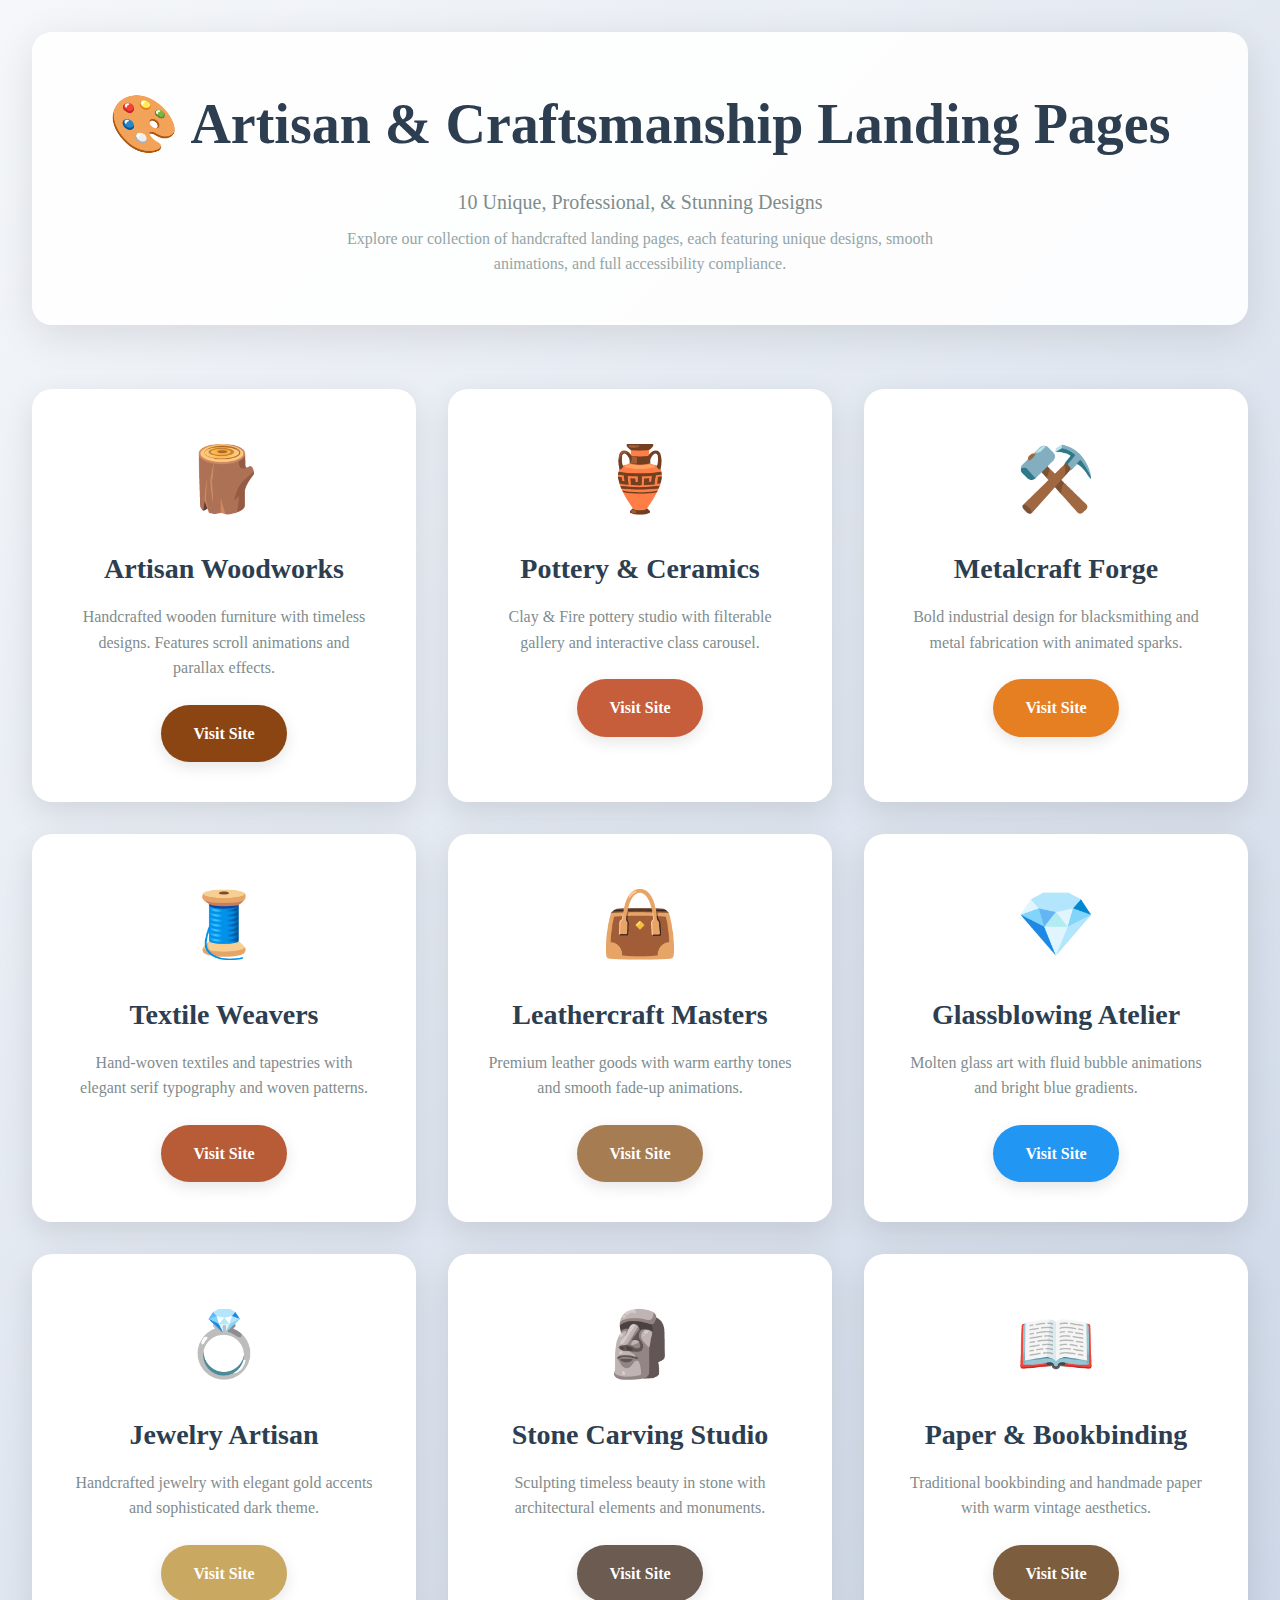
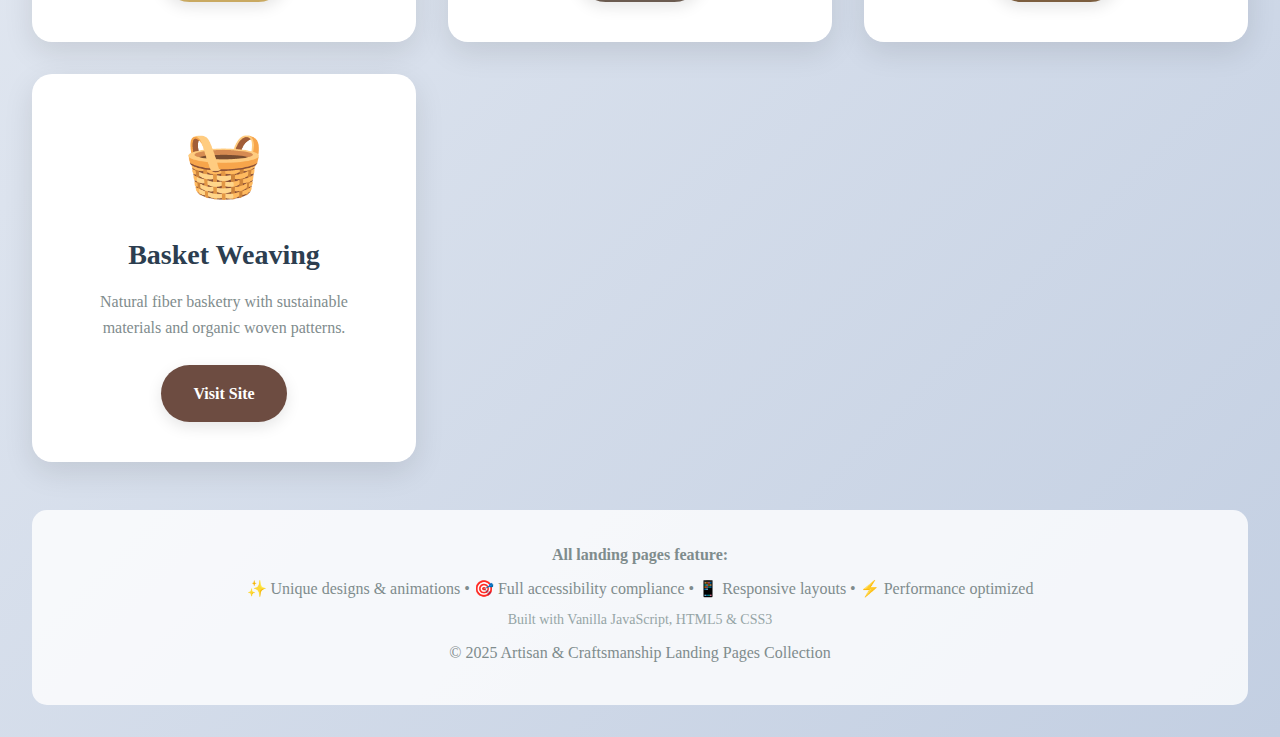
<file: index.html>
<!DOCTYPE html>
<html lang="en">
<head>
    <meta charset="UTF-8">
    <meta name="viewport" content="width=device-width, initial-scale=1.0">
    <meta name="description" content="Explore 10 unique artisan and craftsmanship landing pages">
    <title>Artisan & Craftsmanship Landing Pages</title>
    <style>
        * { margin: 0; padding: 0; box-sizing: border-box; }
        body {
            font-family: 'Georgia', serif;
            line-height: 1.6;
            background: linear-gradient(135deg, #f5f7fa 0%, #c3cfe2 100%);
            min-height: 100vh;
            padding: 2rem;
        }
        .container {
            max-width: 1400px;
            margin: 0 auto;
        }
        header {
            text-align: center;
            margin-bottom: 4rem;
            padding: 3rem 0;
            background: rgba(255, 255, 255, 0.9);
            border-radius: 20px;
            box-shadow: 0 10px 40px rgba(0, 0, 0, 0.1);
        }
        h1 {
            font-size: clamp(2rem, 5vw, 3.5rem);
            color: #2c3e50;
            margin-bottom: 1rem;
            font-weight: 900;
        }
        .subtitle {
            font-size: 1.25rem;
            color: #7f8c8d;
            margin-bottom: 0.5rem;
        }
        .description {
            font-size: 1rem;
            color: #95a5a6;
            max-width: 600px;
            margin: 0 auto;
        }
        .grid {
            display: grid;
            grid-template-columns: repeat(auto-fill, minmax(350px, 1fr));
            gap: 2rem;
            margin-bottom: 3rem;
        }
        .card {
            background: white;
            border-radius: 20px;
            padding: 2.5rem;
            text-align: center;
            box-shadow: 0 10px 30px rgba(0, 0, 0, 0.1);
            transition: all 0.4s cubic-bezier(0.175, 0.885, 0.32, 1.275);
            position: relative;
            overflow: hidden;
        }
        .card::before {
            content: '';
            position: absolute;
            top: 0;
            left: 0;
            width: 100%;
            height: 4px;
            background: linear-gradient(90deg, var(--accent-color), var(--secondary-color));
            transform: scaleX(0);
            transform-origin: left;
            transition: transform 0.3s ease;
        }
        .card:hover::before {
            transform: scaleX(1);
        }
        .card:hover {
            transform: translateY(-10px);
            box-shadow: 0 20px 50px rgba(0, 0, 0, 0.15);
        }
        .card-icon {
            font-size: 4rem;
            margin-bottom: 1rem;
            display: inline-block;
            animation: float 3s ease-in-out infinite;
        }
        @keyframes float {
            0%, 100% { transform: translateY(0); }
            50% { transform: translateY(-10px); }
        }
        .card h2 {
            font-size: 1.75rem;
            margin-bottom: 0.75rem;
            color: #2c3e50;
        }
        .card p {
            color: #7f8c8d;
            margin-bottom: 1.5rem;
            line-height: 1.6;
        }
        .btn {
            display: inline-block;
            padding: 1rem 2rem;
            background: var(--accent-color, #3498db);
            color: white;
            text-decoration: none;
            border-radius: 50px;
            font-weight: 600;
            transition: all 0.3s ease;
            box-shadow: 0 5px 15px rgba(0, 0, 0, 0.1);
        }
        .btn:hover {
            transform: translateY(-2px);
            box-shadow: 0 8px 20px rgba(0, 0, 0, 0.2);
            background: var(--secondary-color, #2980b9);
        }
        .card:nth-child(1) { --accent-color: #8B4513; --secondary-color: #D2691E; }
        .card:nth-child(2) { --accent-color: #C65D3B; --secondary-color: #D4A574; }
        .card:nth-child(3) { --accent-color: #E67E22; --secondary-color: #D68910; }
        .card:nth-child(4) { --accent-color: #B85C38; --secondary-color: #C4A57B; }
        .card:nth-child(5) { --accent-color: #A67C52; --secondary-color: #D4A574; }
        .card:nth-child(6) { --accent-color: #2196F3; --secondary-color: #64B5F6; }
        .card:nth-child(7) { --accent-color: #C9A961; --secondary-color: #D4B76A; }
        .card:nth-child(8) { --accent-color: #6B5B50; --secondary-color: #8A7766; }
        .card:nth-child(9) { --accent-color: #7C5E3F; --secondary-color: #96754D; }
        .card:nth-child(10) { --accent-color: #6D4C41; --secondary-color: #8D6E63; }
        footer {
            text-align: center;
            padding: 2rem;
            color: #7f8c8d;
            background: rgba(255, 255, 255, 0.8);
            border-radius: 15px;
            margin-top: 3rem;
        }
        footer p {
            margin-bottom: 0.5rem;
        }
        .tech-stack {
            font-size: 0.875rem;
            color: #95a5a6;
        }
        @media (max-width: 768px) {
            .grid {
                grid-template-columns: 1fr;
            }
            body {
                padding: 1rem;
            }
        }
    </style>
</head>
<body>
    <div class="container">
        <header>
            <h1>🎨 Artisan & Craftsmanship Landing Pages</h1>
            <p class="subtitle">10 Unique, Professional, & Stunning Designs</p>
            <p class="description">Explore our collection of handcrafted landing pages, each featuring unique designs, smooth animations, and full accessibility compliance.</p>
        </header>

        <div class="grid">
            <div class="card">
                <div class="card-icon">🪵</div>
                <h2>Artisan Woodworks</h2>
                <p>Handcrafted wooden furniture with timeless designs. Features scroll animations and parallax effects.</p>
                <a href="artisan-woodworks/index.html" class="btn">Visit Site</a>
            </div>

            <div class="card">
                <div class="card-icon">🏺</div>
                <h2>Pottery & Ceramics</h2>
                <p>Clay & Fire pottery studio with filterable gallery and interactive class carousel.</p>
                <a href="pottery-ceramics-studio/index.html" class="btn">Visit Site</a>
            </div>

            <div class="card">
                <div class="card-icon">⚒️</div>
                <h2>Metalcraft Forge</h2>
                <p>Bold industrial design for blacksmithing and metal fabrication with animated sparks.</p>
                <a href="metalcraft-forge/index.html" class="btn">Visit Site</a>
            </div>

            <div class="card">
                <div class="card-icon">🧵</div>
                <h2>Textile Weavers</h2>
                <p>Hand-woven textiles and tapestries with elegant serif typography and woven patterns.</p>
                <a href="textile-weavers/index.html" class="btn">Visit Site</a>
            </div>

            <div class="card">
                <div class="card-icon">👜</div>
                <h2>Leathercraft Masters</h2>
                <p>Premium leather goods with warm earthy tones and smooth fade-up animations.</p>
                <a href="leathercraft-masters/index.html" class="btn">Visit Site</a>
            </div>

            <div class="card">
                <div class="card-icon">💎</div>
                <h2>Glassblowing Atelier</h2>
                <p>Molten glass art with fluid bubble animations and bright blue gradients.</p>
                <a href="glassblowing-atelier/index.html" class="btn">Visit Site</a>
            </div>

            <div class="card">
                <div class="card-icon">💍</div>
                <h2>Jewelry Artisan</h2>
                <p>Handcrafted jewelry with elegant gold accents and sophisticated dark theme.</p>
                <a href="jewelry-artisan/index.html" class="btn">Visit Site</a>
            </div>

            <div class="card">
                <div class="card-icon">🗿</div>
                <h2>Stone Carving Studio</h2>
                <p>Sculpting timeless beauty in stone with architectural elements and monuments.</p>
                <a href="stone-carving-studio/index.html" class="btn">Visit Site</a>
            </div>

            <div class="card">
                <div class="card-icon">📖</div>
                <h2>Paper & Bookbinding</h2>
                <p>Traditional bookbinding and handmade paper with warm vintage aesthetics.</p>
                <a href="paper-craft-bookbinding/index.html" class="btn">Visit Site</a>
            </div>

            <div class="card">
                <div class="card-icon">🧺</div>
                <h2>Basket Weaving</h2>
                <p>Natural fiber basketry with sustainable materials and organic woven patterns.</p>
                <a href="basket-weaving-collective/index.html" class="btn">Visit Site</a>
            </div>
        </div>

        <footer>
            <p><strong>All landing pages feature:</strong></p>
            <p>✨ Unique designs & animations • 🎯 Full accessibility compliance • 📱 Responsive layouts • ⚡ Performance optimized</p>
            <p class="tech-stack">Built with Vanilla JavaScript, HTML5 & CSS3</p>
            <p>&copy; 2025 Artisan & Craftsmanship Landing Pages Collection</p>
        </footer>
    </div>
</body>
</html>
</file>
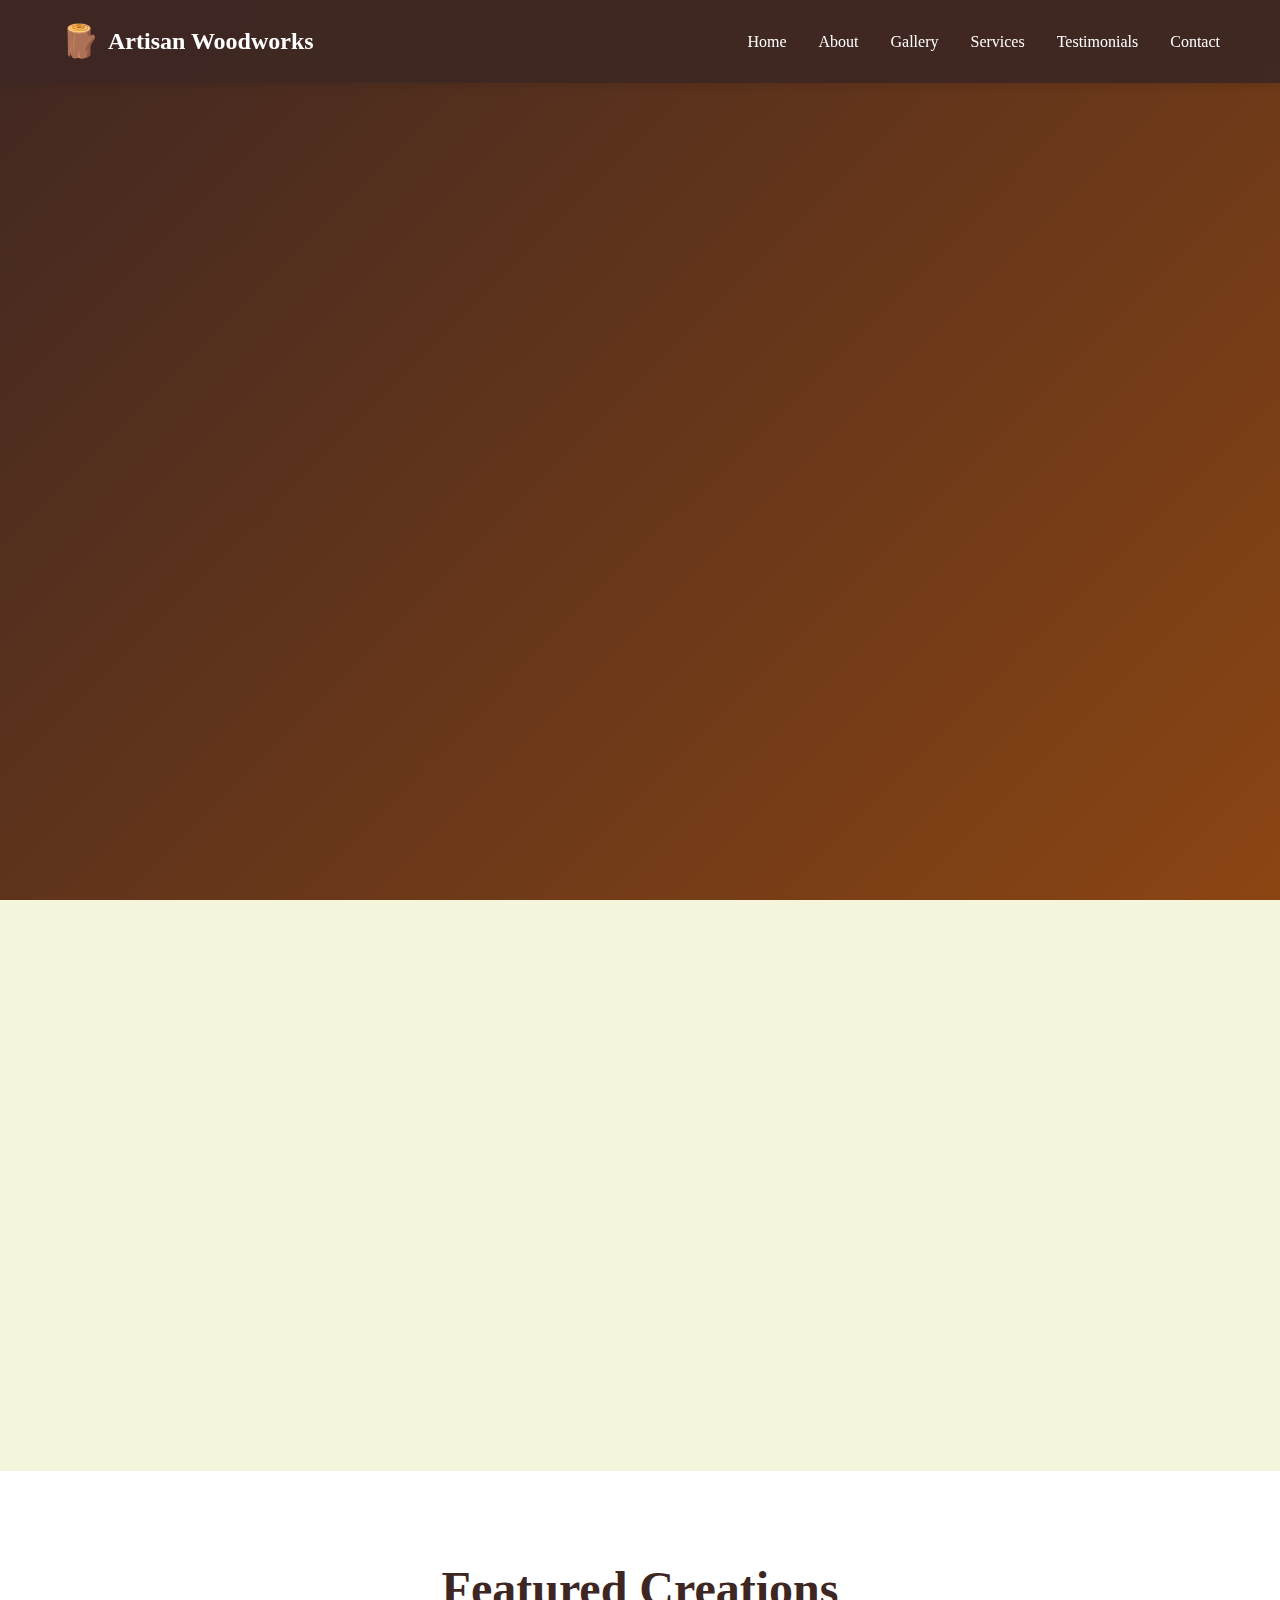
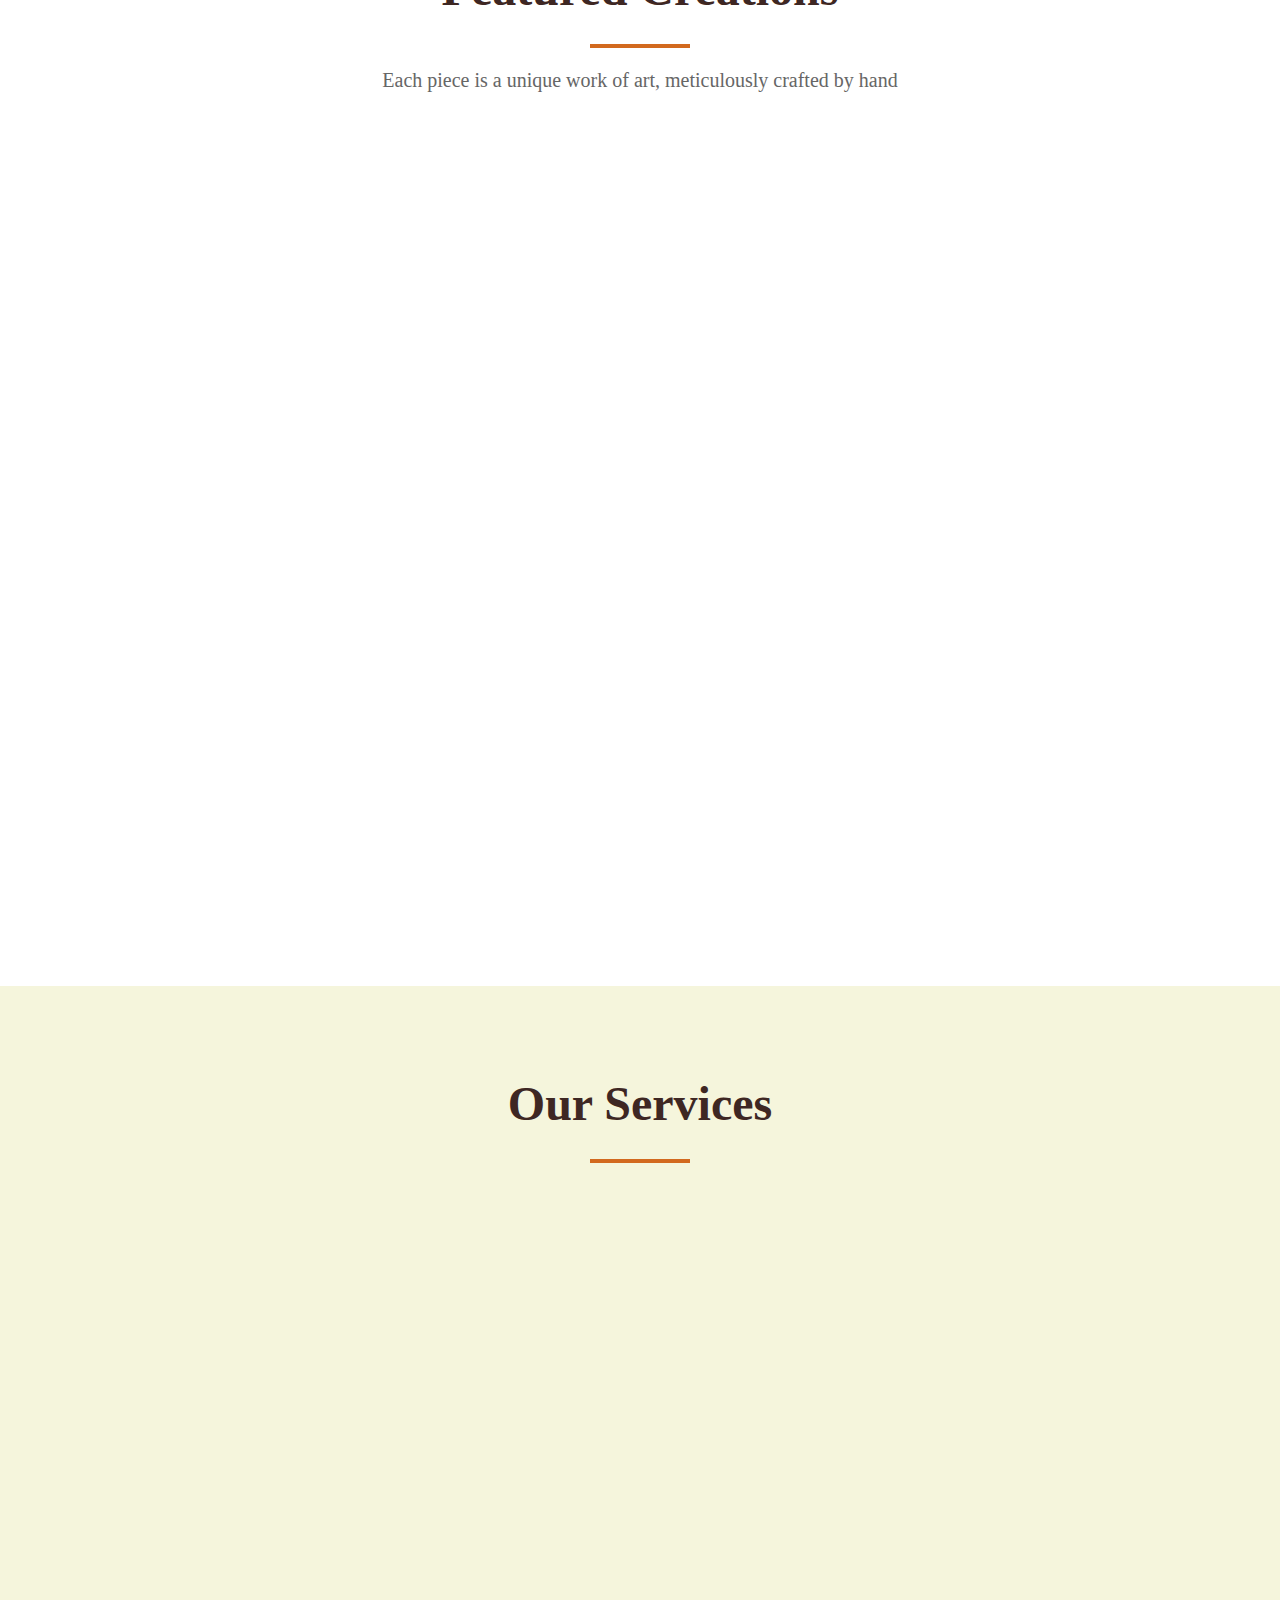
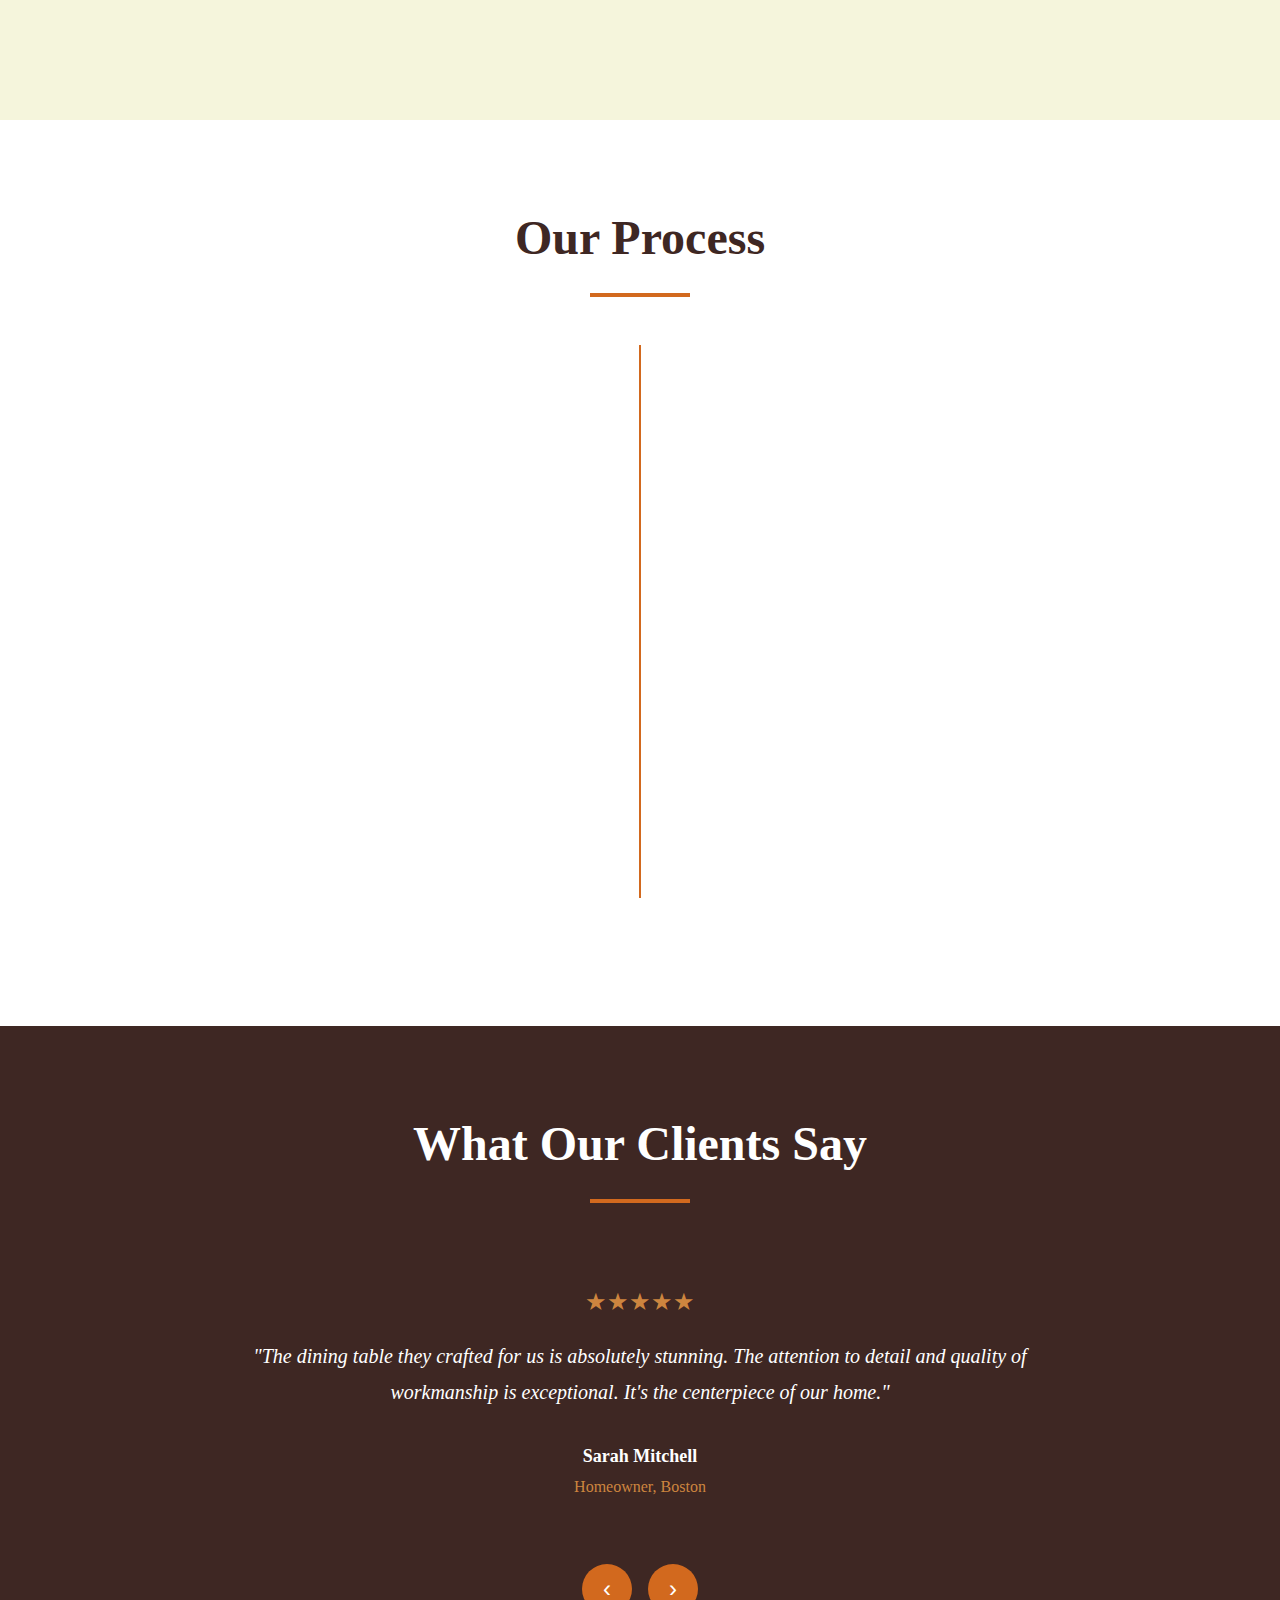
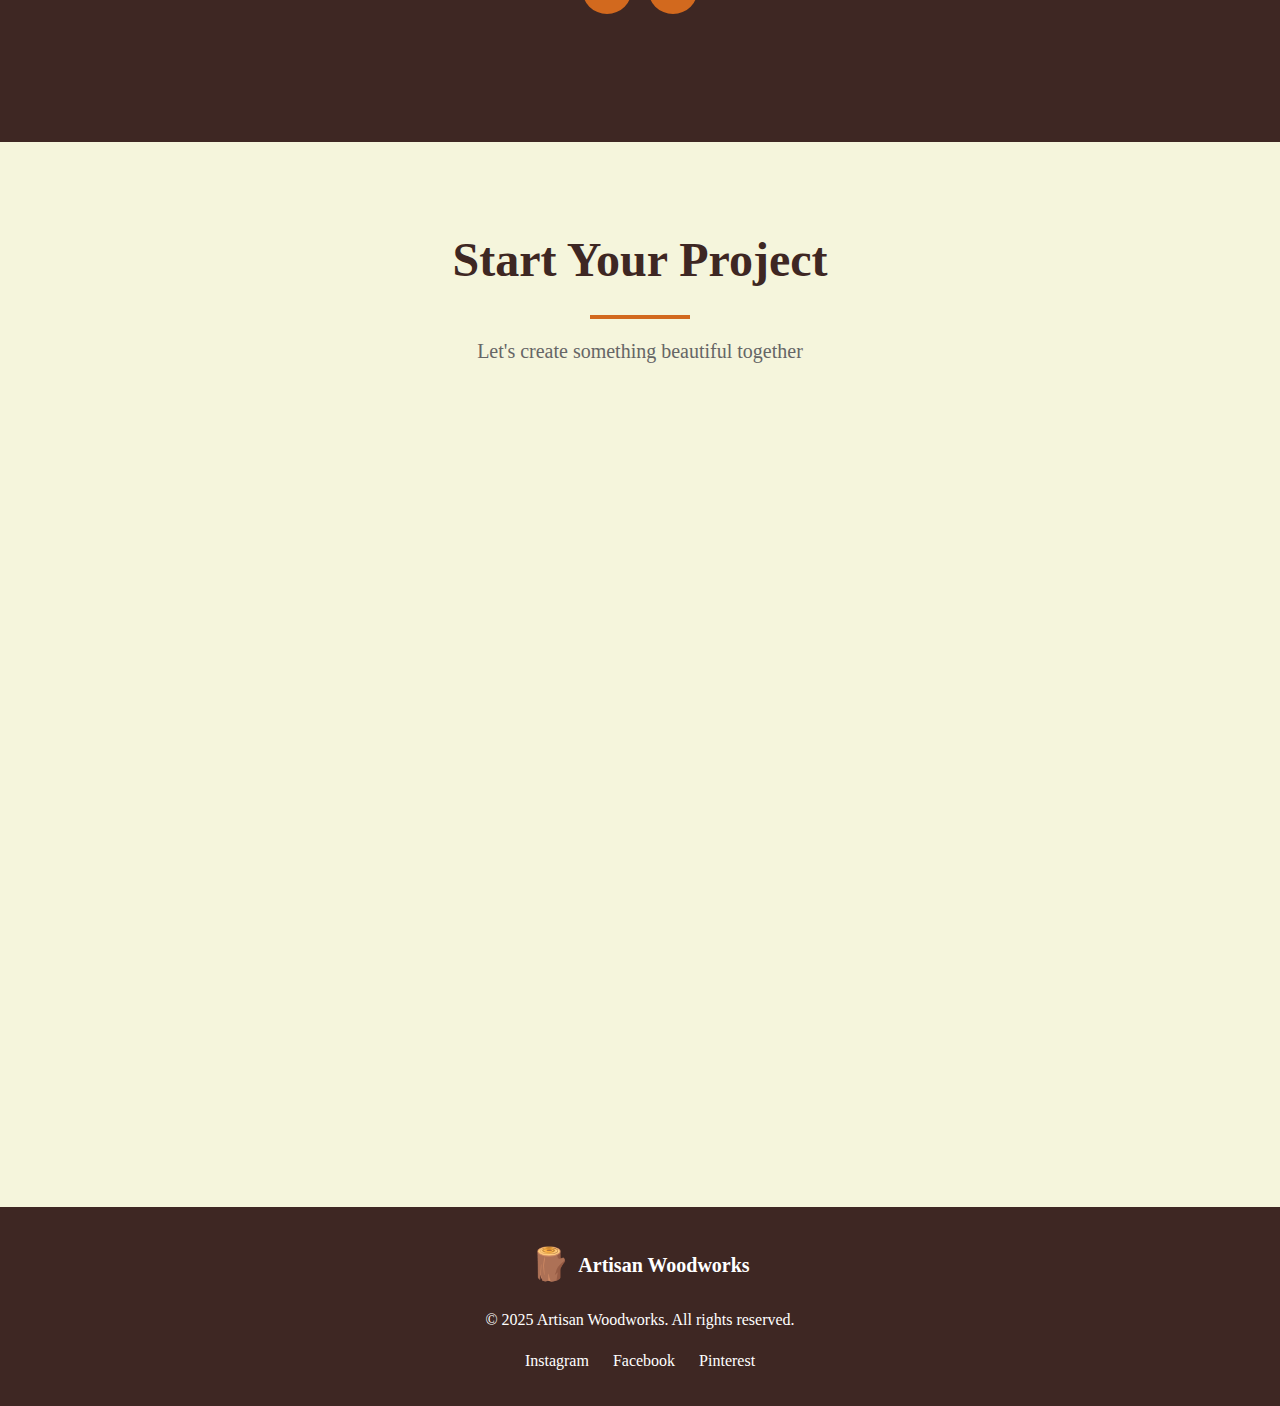
<file: artisan-woodworks/index.html>
<!DOCTYPE html>
<html lang="en">
<head>
    <meta charset="UTF-8">
    <meta name="viewport" content="width=device-width, initial-scale=1.0">
    <meta name="description" content="Artisan Woodworks - Handcrafted wooden furniture and custom woodworking services">
    <title>Artisan Woodworks | Handcrafted Excellence</title>
    <link rel="stylesheet" href="styles.css">
</head>
<body>
    <!-- Navigation -->
    <nav class="navbar" role="navigation" aria-label="Main navigation">
        <div class="nav-container">
            <a href="#" class="logo" aria-label="Artisan Woodworks Home">
                <span class="logo-icon">🪵</span>
                <span class="logo-text">Artisan Woodworks</span>
            </a>
            <button class="menu-toggle" aria-label="Toggle navigation menu" aria-expanded="false">
                <span></span>
                <span></span>
                <span></span>
            </button>
            <ul class="nav-menu">
                <li><a href="#home">Home</a></li>
                <li><a href="#about">About</a></li>
                <li><a href="#gallery">Gallery</a></li>
                <li><a href="#services">Services</a></li>
                <li><a href="#testimonials">Testimonials</a></li>
                <li><a href="#contact">Contact</a></li>
            </ul>
        </div>
    </nav>

    <!-- Hero Section -->
    <section id="home" class="hero" role="banner">
        <div class="hero-background"></div>
        <div class="hero-content">
            <h1 class="hero-title">
                <span class="line-1">Crafting Timeless</span>
                <span class="line-2">Wooden Masterpieces</span>
            </h1>
            <p class="hero-subtitle">Where tradition meets innovation in every grain</p>
            <div class="hero-cta">
                <a href="#gallery" class="btn btn-primary">Explore Our Work</a>
                <a href="#contact" class="btn btn-secondary">Commission a Piece</a>
            </div>
        </div>
        <div class="scroll-indicator" aria-hidden="true">
            <span>Scroll to discover</span>
            <div class="scroll-arrow"></div>
        </div>
    </section>

    <!-- About Section -->
    <section id="about" class="about">
        <div class="container">
            <div class="about-grid">
                <div class="about-image reveal-left">
                    <div class="image-placeholder" role="img" aria-label="Master craftsman working on wooden furniture">
                        <div class="placeholder-content">🪚</div>
                    </div>
                </div>
                <div class="about-content reveal-right">
                    <h2 class="section-title">Our Craft, Your Legacy</h2>
                    <p class="lead">For over three generations, we've been transforming raw timber into heirloom-quality furniture that tells a story.</p>
                    <p>Every piece we create is a testament to traditional woodworking techniques passed down through master craftsmen, combined with modern innovation and sustainable practices.</p>
                    <div class="stats">
                        <div class="stat-item">
                            <span class="stat-number" data-target="35">0</span>
                            <span class="stat-label">Years Experience</span>
                        </div>
                        <div class="stat-item">
                            <span class="stat-number" data-target="2500">0</span>
                            <span class="stat-label">Pieces Crafted</span>
                        </div>
                        <div class="stat-item">
                            <span class="stat-number" data-target="98">0</span>
                            <span class="stat-label">% Satisfaction</span>
                        </div>
                    </div>
                </div>
            </div>
        </div>
    </section>

    <!-- Gallery Section -->
    <section id="gallery" class="gallery">
        <div class="container">
            <h2 class="section-title centered">Featured Creations</h2>
            <p class="section-subtitle">Each piece is a unique work of art, meticulously crafted by hand</p>
            <div class="gallery-grid">
                <div class="gallery-item reveal-scale" tabindex="0" role="button" aria-label="Dining table made from reclaimed oak">
                    <div class="gallery-image">
                        <div class="placeholder-content">🪑</div>
                        <div class="gallery-overlay">
                            <h3>Reclaimed Oak Dining Table</h3>
                            <p>Custom 8-person table with live edge</p>
                        </div>
                    </div>
                </div>
                <div class="gallery-item reveal-scale" tabindex="0" role="button" aria-label="Hand-carved bookshelf in walnut">
                    <div class="gallery-image">
                        <div class="placeholder-content">📚</div>
                        <div class="gallery-overlay">
                            <h3>Walnut Bookshelf</h3>
                            <p>Hand-carved details, adjustable shelves</p>
                        </div>
                    </div>
                </div>
                <div class="gallery-item reveal-scale" tabindex="0" role="button" aria-label="Executive desk in cherry wood">
                    <div class="gallery-image">
                        <div class="placeholder-content">🖊️</div>
                        <div class="gallery-overlay">
                            <h3>Cherry Executive Desk</h3>
                            <p>Built-in cable management</p>
                        </div>
                    </div>
                </div>
                <div class="gallery-item reveal-scale" tabindex="0" role="button" aria-label="Rocking chair with custom upholstery">
                    <div class="gallery-image">
                        <div class="placeholder-content">🪑</div>
                        <div class="gallery-overlay">
                            <h3>Heirloom Rocking Chair</h3>
                            <p>Curved steam-bent arms</p>
                        </div>
                    </div>
                </div>
                <div class="gallery-item reveal-scale" tabindex="0" role="button" aria-label="Custom kitchen cabinets">
                    <div class="gallery-image">
                        <div class="placeholder-content">🚪</div>
                        <div class="gallery-overlay">
                            <h3>Kitchen Cabinetry</h3>
                            <p>Soft-close hinges, dovetail joints</p>
                        </div>
                    </div>
                </div>
                <div class="gallery-item reveal-scale" tabindex="0" role="button" aria-label="Wooden bed frame with headboard">
                    <div class="gallery-image">
                        <div class="placeholder-content">🛏️</div>
                        <div class="gallery-overlay">
                            <h3>Platform Bed Frame</h3>
                            <p>Mortise and tenon construction</p>
                        </div>
                    </div>
                </div>
            </div>
        </div>
    </section>

    <!-- Services Section -->
    <section id="services" class="services">
        <div class="container">
            <h2 class="section-title centered">Our Services</h2>
            <div class="services-grid">
                <article class="service-card reveal-bottom">
                    <div class="service-icon" aria-hidden="true">🛋️</div>
                    <h3>Custom Furniture</h3>
                    <p>From concept to completion, we design and build furniture tailored to your exact specifications and space requirements.</p>
                    <ul class="service-features">
                        <li>Personalized design consultation</li>
                        <li>3D rendering previews</li>
                        <li>Premium wood selection</li>
                    </ul>
                </article>
                <article class="service-card reveal-bottom">
                    <div class="service-icon" aria-hidden="true">🔨</div>
                    <h3>Restoration & Repair</h3>
                    <p>Breathe new life into cherished antiques and damaged pieces with our expert restoration services.</p>
                    <ul class="service-features">
                        <li>Structural reinforcement</li>
                        <li>Period-accurate techniques</li>
                        <li>Finish matching & refinishing</li>
                    </ul>
                </article>
                <article class="service-card reveal-bottom">
                    <div class="service-icon" aria-hidden="true">🏠</div>
                    <h3>Architectural Woodwork</h3>
                    <p>Enhance your space with custom millwork, built-ins, and architectural elements.</p>
                    <ul class="service-features">
                        <li>Crown molding & trim</li>
                        <li>Staircases & railings</li>
                        <li>Paneling & wainscoting</li>
                    </ul>
                </article>
            </div>
        </div>
    </section>

    <!-- Process Section -->
    <section class="process">
        <div class="container">
            <h2 class="section-title centered">Our Process</h2>
            <div class="timeline">
                <div class="timeline-item reveal-left">
                    <div class="timeline-number">01</div>
                    <div class="timeline-content">
                        <h3>Consultation</h3>
                        <p>We discuss your vision, requirements, and design preferences to understand your needs.</p>
                    </div>
                </div>
                <div class="timeline-item reveal-right">
                    <div class="timeline-number">02</div>
                    <div class="timeline-content">
                        <h3>Design & Planning</h3>
                        <p>Our team creates detailed drawings and selects the perfect wood for your project.</p>
                    </div>
                </div>
                <div class="timeline-item reveal-left">
                    <div class="timeline-number">03</div>
                    <div class="timeline-content">
                        <h3>Crafting</h3>
                        <p>Master craftsmen bring your vision to life using time-honored techniques.</p>
                    </div>
                </div>
                <div class="timeline-item reveal-right">
                    <div class="timeline-number">04</div>
                    <div class="timeline-content">
                        <h3>Finishing & Delivery</h3>
                        <p>We apply protective finishes and deliver your heirloom piece with care.</p>
                    </div>
                </div>
            </div>
        </div>
    </section>

    <!-- Testimonials Section -->
    <section id="testimonials" class="testimonials">
        <div class="container">
            <h2 class="section-title centered">What Our Clients Say</h2>
            <div class="testimonials-slider">
                <div class="testimonial-track">
                    <div class="testimonial-card">
                        <div class="testimonial-rating" aria-label="5 star rating">★★★★★</div>
                        <p class="testimonial-text">"The dining table they crafted for us is absolutely stunning. The attention to detail and quality of workmanship is exceptional. It's the centerpiece of our home."</p>
                        <div class="testimonial-author">
                            <strong>Sarah Mitchell</strong>
                            <span>Homeowner, Boston</span>
                        </div>
                    </div>
                    <div class="testimonial-card">
                        <div class="testimonial-rating" aria-label="5 star rating">★★★★★</div>
                        <p class="testimonial-text">"They restored my grandfather's desk to its original glory. The craftsmanship and care they put into the restoration was remarkable. Highly recommended!"</p>
                        <div class="testimonial-author">
                            <strong>Michael Chen</strong>
                            <span>Antique Collector</span>
                        </div>
                    </div>
                    <div class="testimonial-card">
                        <div class="testimonial-rating" aria-label="5 star rating">★★★★★</div>
                        <p class="testimonial-text">"Working with Artisan Woodworks was a dream. They listened to our ideas and created custom built-ins that perfectly fit our space and style."</p>
                        <div class="testimonial-author">
                            <strong>Emily Rodriguez</strong>
                            <span>Interior Designer</span>
                        </div>
                    </div>
                </div>
                <div class="slider-controls" role="group" aria-label="Testimonial navigation">
                    <button class="slider-btn prev" aria-label="Previous testimonial">‹</button>
                    <button class="slider-btn next" aria-label="Next testimonial">›</button>
                </div>
            </div>
        </div>
    </section>

    <!-- Contact Section -->
    <section id="contact" class="contact">
        <div class="container">
            <h2 class="section-title centered">Start Your Project</h2>
            <p class="section-subtitle">Let's create something beautiful together</p>
            <div class="contact-grid">
                <div class="contact-info reveal-left">
                    <h3>Get in Touch</h3>
                    <div class="contact-item">
                        <span class="contact-icon" aria-hidden="true">📍</span>
                        <div>
                            <strong>Visit Our Workshop</strong>
                            <p>1847 Craftsman Lane<br>Portland, OR 97201</p>
                        </div>
                    </div>
                    <div class="contact-item">
                        <span class="contact-icon" aria-hidden="true">📞</span>
                        <div>
                            <strong>Call Us</strong>
                            <p><a href="tel:+15035551234">(503) 555-1234</a></p>
                        </div>
                    </div>
                    <div class="contact-item">
                        <span class="contact-icon" aria-hidden="true">✉️</span>
                        <div>
                            <strong>Email</strong>
                            <p><a href="mailto:info@artisanwoodworks.com">info@artisanwoodworks.com</a></p>
                        </div>
                    </div>
                    <div class="contact-item">
                        <span class="contact-icon" aria-hidden="true">🕐</span>
                        <div>
                            <strong>Hours</strong>
                            <p>Mon-Fri: 9AM - 6PM<br>Sat: 10AM - 4PM</p>
                        </div>
                    </div>
                </div>
                <form class="contact-form reveal-right" id="contactForm" aria-label="Contact form">
                    <div class="form-group">
                        <label for="name">Name *</label>
                        <input type="text" id="name" name="name" required aria-required="true">
                    </div>
                    <div class="form-group">
                        <label for="email">Email *</label>
                        <input type="email" id="email" name="email" required aria-required="true">
                    </div>
                    <div class="form-group">
                        <label for="phone">Phone</label>
                        <input type="tel" id="phone" name="phone">
                    </div>
                    <div class="form-group">
                        <label for="project">Project Type</label>
                        <select id="project" name="project">
                            <option value="">Select a service</option>
                            <option value="custom">Custom Furniture</option>
                            <option value="restoration">Restoration & Repair</option>
                            <option value="architectural">Architectural Woodwork</option>
                            <option value="consultation">General Consultation</option>
                        </select>
                    </div>
                    <div class="form-group">
                        <label for="message">Tell us about your project *</label>
                        <textarea id="message" name="message" rows="5" required aria-required="true"></textarea>
                    </div>
                    <button type="submit" class="btn btn-primary">Send Message</button>
                    <div class="form-status" role="alert" aria-live="polite"></div>
                </form>
            </div>
        </div>
    </section>

    <!-- Footer -->
    <footer class="footer">
        <div class="container">
            <div class="footer-content">
                <div class="footer-brand">
                    <span class="logo-icon">🪵</span>
                    <span class="logo-text">Artisan Woodworks</span>
                </div>
                <p>&copy; 2025 Artisan Woodworks. All rights reserved.</p>
                <div class="social-links">
                    <a href="#" aria-label="Follow us on Instagram">Instagram</a>
                    <a href="#" aria-label="Follow us on Facebook">Facebook</a>
                    <a href="#" aria-label="Follow us on Pinterest">Pinterest</a>
                </div>
            </div>
        </div>
    </footer>

    <script src="script.js"></script>
</body>
</html>
</file>
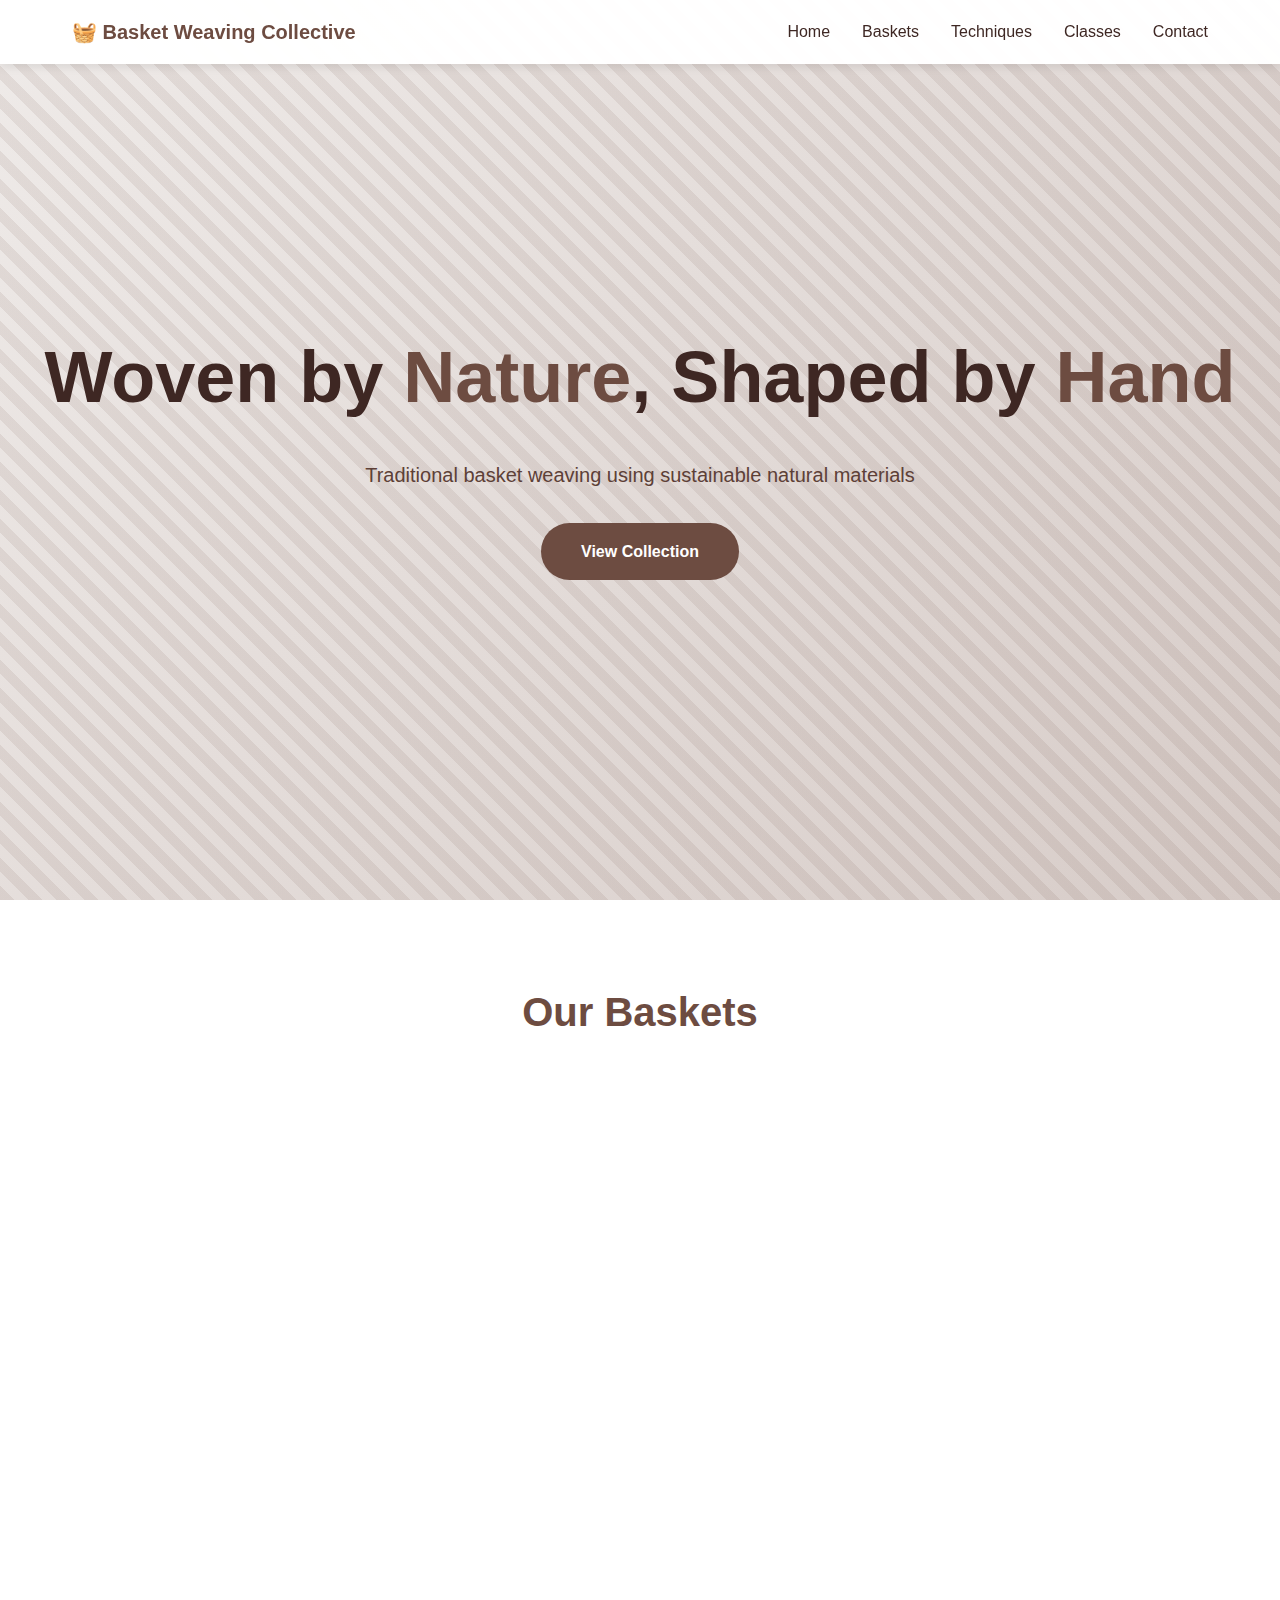
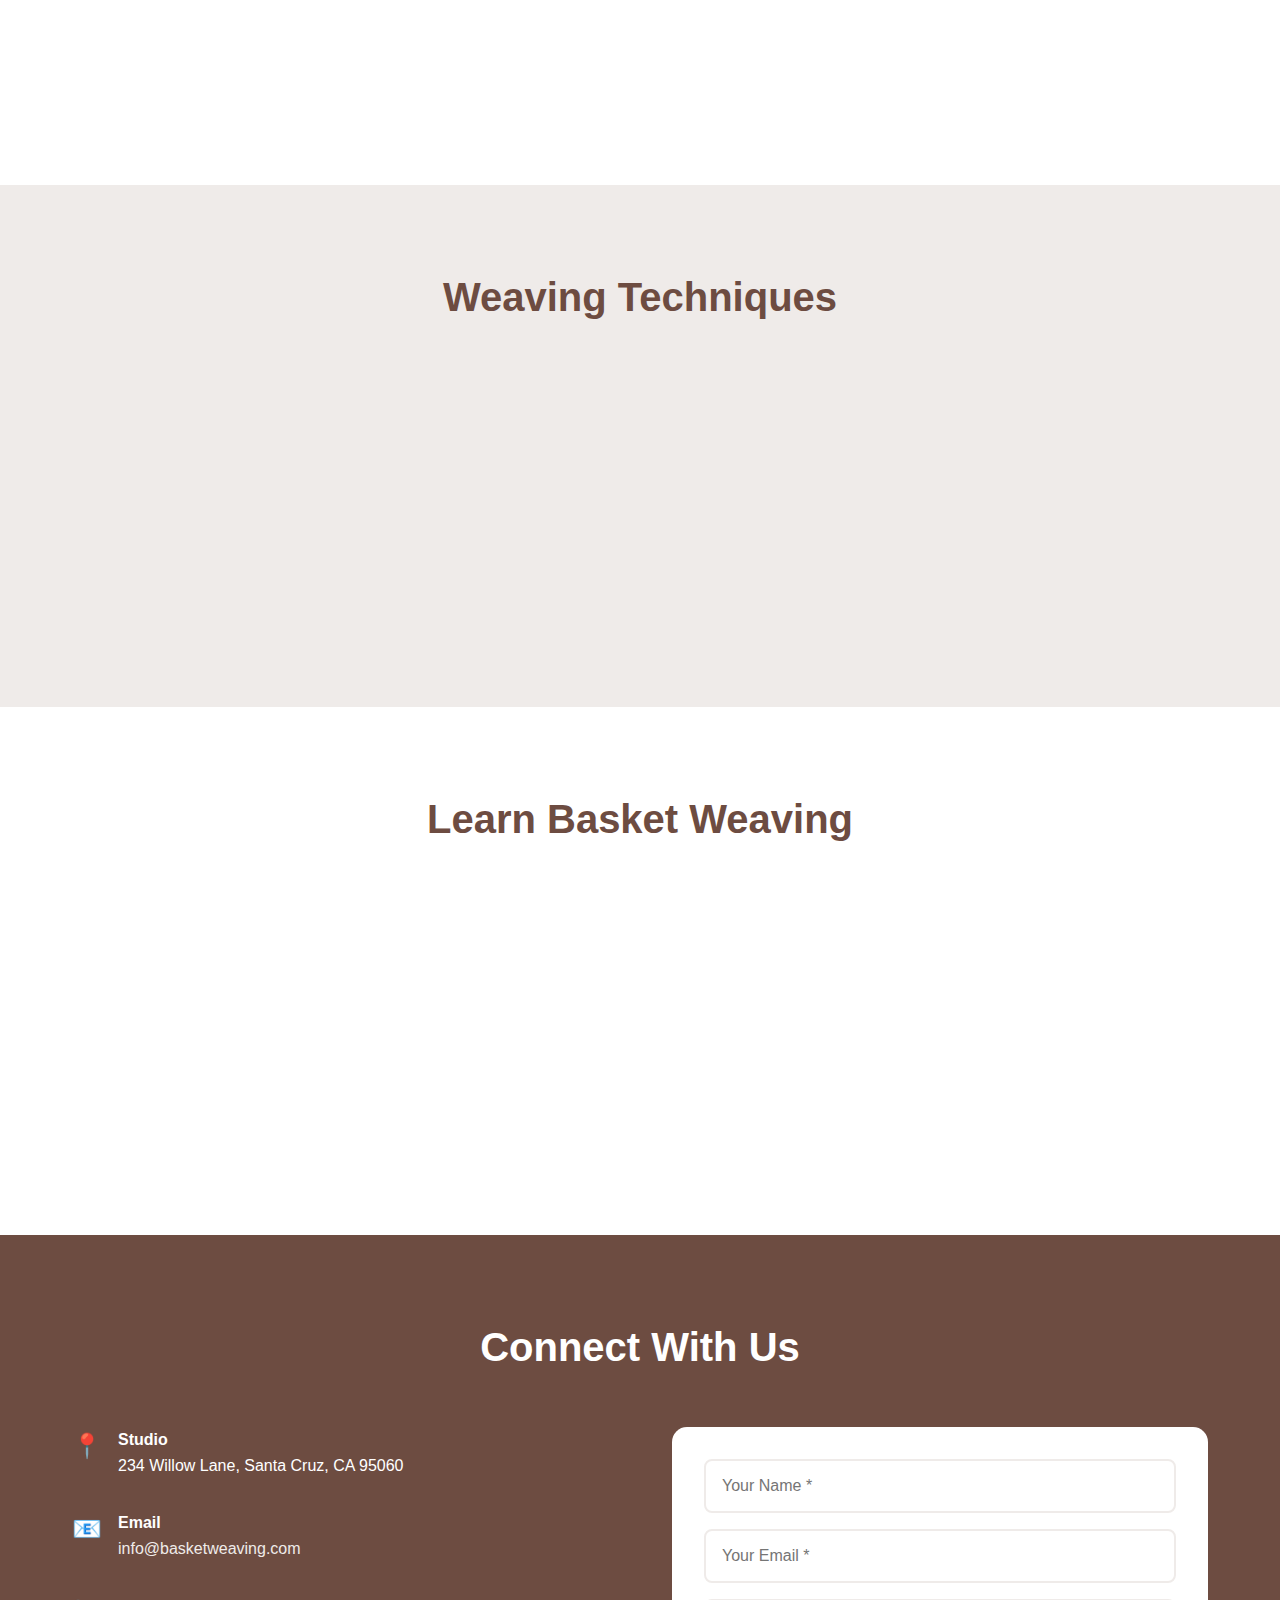
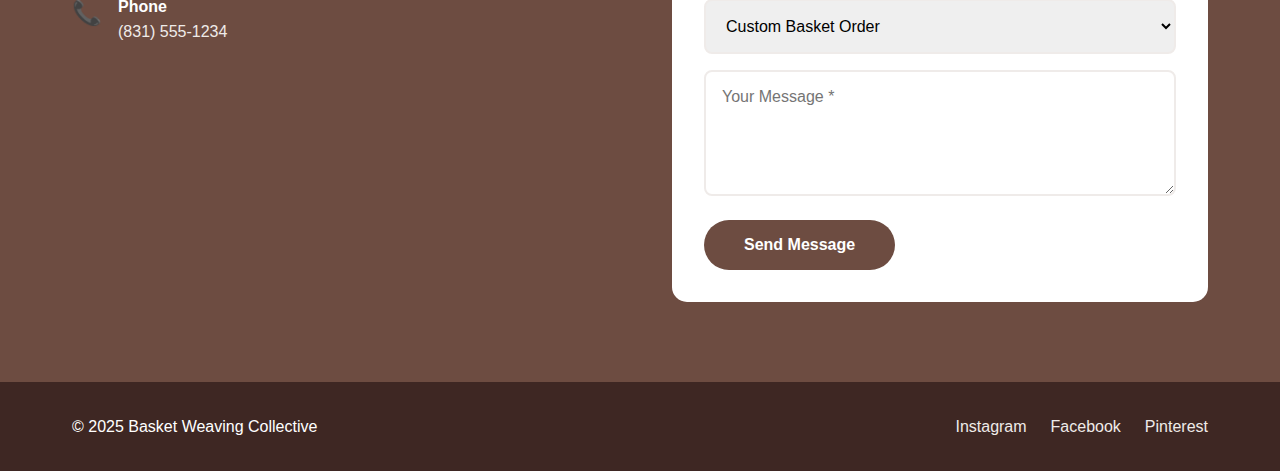
<file: basket-weaving-collective/index.html>
<!DOCTYPE html>
<html lang="en">
<head><meta charset="UTF-8"><meta name="viewport" content="width=device-width, initial-scale=1.0"><title>Basket Weaving Collective | Natural Fiber Art</title><link rel="stylesheet" href="styles.css"></head>
<body><header><nav class="navbar"><a href="#" class="logo">🧺 Basket Weaving Collective</a><button class="menu-btn"><span></span><span></span><span></span></button><ul class="menu"><li><a href="#home">Home</a></li><li><a href="#baskets">Baskets</a></li><li><a href="#techniques">Techniques</a></li><li><a href="#classes">Classes</a></li><li><a href="#contact">Contact</a></li></ul></nav></header><main><section id="home" class="hero"><div class="pattern"></div><h1>Woven by <span>Nature</span>, Shaped by <span>Hand</span></h1><p>Traditional basket weaving using sustainable natural materials</p><a href="#baskets" class="cta">View Collection</a></section><section id="baskets" class="collection"><div class="container"><h2>Our Baskets</h2><div class="basket-grid"><div class="basket"><div class="basket-img">🧺</div><h3>Storage Baskets</h3><p>Functional home organization</p><span>$45-$120</span></div><div class="basket"><div class="basket-img">🌾</div><h3>Market Baskets</h3><p>Shopping and gathering</p><span>$55-$95</span></div><div class="basket"><div class="basket-img">🌿</div><h3>Decorative Baskets</h3><p>Artisan wall pieces</p><span>$75-$180</span></div><div class="basket"><div class="basket-img">🍃</div><h3>Harvest Baskets</h3><p>Garden and farm use</p><span>$60-$110</span></div><div class="basket"><div class="basket-img">🎁</div><h3>Gift Baskets</h3><p>Custom arrangements</p><span>$35-$85</span></div><div class="basket"><div class="basket-img">🏡</div><h3>Picnic Baskets</h3><p>Outdoor dining</p><span>$80-$145</span></div></div></div></section><section id="techniques" class="techniques"><div class="container"><h2>Weaving Techniques</h2><div class="tech-grid"><div class="tech"><span>🌀</span><h3>Coiling</h3><p>Ancient spiral technique using bundled fibers</p></div><div class="tech"><span>🔀</span><h3>Plaiting</h3><p>Over-under pattern weaving</p></div><div class="tech"><span>🕸️</span><h3>Twining</h3><p>Two-strand wrapping method</p></div><div class="tech"><span>⚡</span><h3>Wicker</h3><p>Weaving around a rigid frame</p></div></div></div></section><section id="classes" class="classes"><div class="container"><h2>Learn Basket Weaving</h2><div class="class-cards"><div class="card"><h3>Beginner Basketry</h3><p>4-week introduction to basic weaving techniques using reed and willow</p><div class="card-footer"><span class="cost">$295</span><button class="enroll">Enroll</button></div></div><div class="card"><h3>Natural Materials</h3><p>Weekend workshop on foraging and preparing native materials</p><div class="card-footer"><span class="cost">$180</span><button class="enroll">Enroll</button></div></div><div class="card"><h3>Advanced Coiling</h3><p>6-week course mastering complex coiled basket forms</p><div class="card-footer"><span class="cost">$420</span><button class="enroll">Enroll</button></div></div></div></div></section><section id="contact" class="contact"><div class="container"><h2>Connect With Us</h2><div class="contact-layout"><div class="details"><div class="detail-item"><span>📍</span><div><strong>Studio</strong><p>234 Willow Lane, Santa Cruz, CA 95060</p></div></div><div class="detail-item"><span>📧</span><div><strong>Email</strong><p><a href="mailto:info@basketweaving.com">info@basketweaving.com</a></p></div></div><div class="detail-item"><span>📞</span><div><strong>Phone</strong><p><a href="tel:+18315551234">(831) 555-1234</a></p></div></div></div><form id="contactForm"><input type="text" placeholder="Your Name *" required><input type="email" placeholder="Your Email *" required><select><option>Custom Basket Order</option><option>Class Enrollment</option><option>Workshop Information</option><option>Wholesale Inquiry</option></select><textarea placeholder="Your Message *" rows="5" required></textarea><button type="submit" class="cta">Send Message</button><div class="form-message"></div></form></div></div></section></main><footer><div class="footer-content"><p>&copy; 2025 Basket Weaving Collective</p><div class="social"><a href="#">Instagram</a><a href="#">Facebook</a><a href="#">Pinterest</a></div></div></footer><script src="script.js"></script></body></html>
</file>
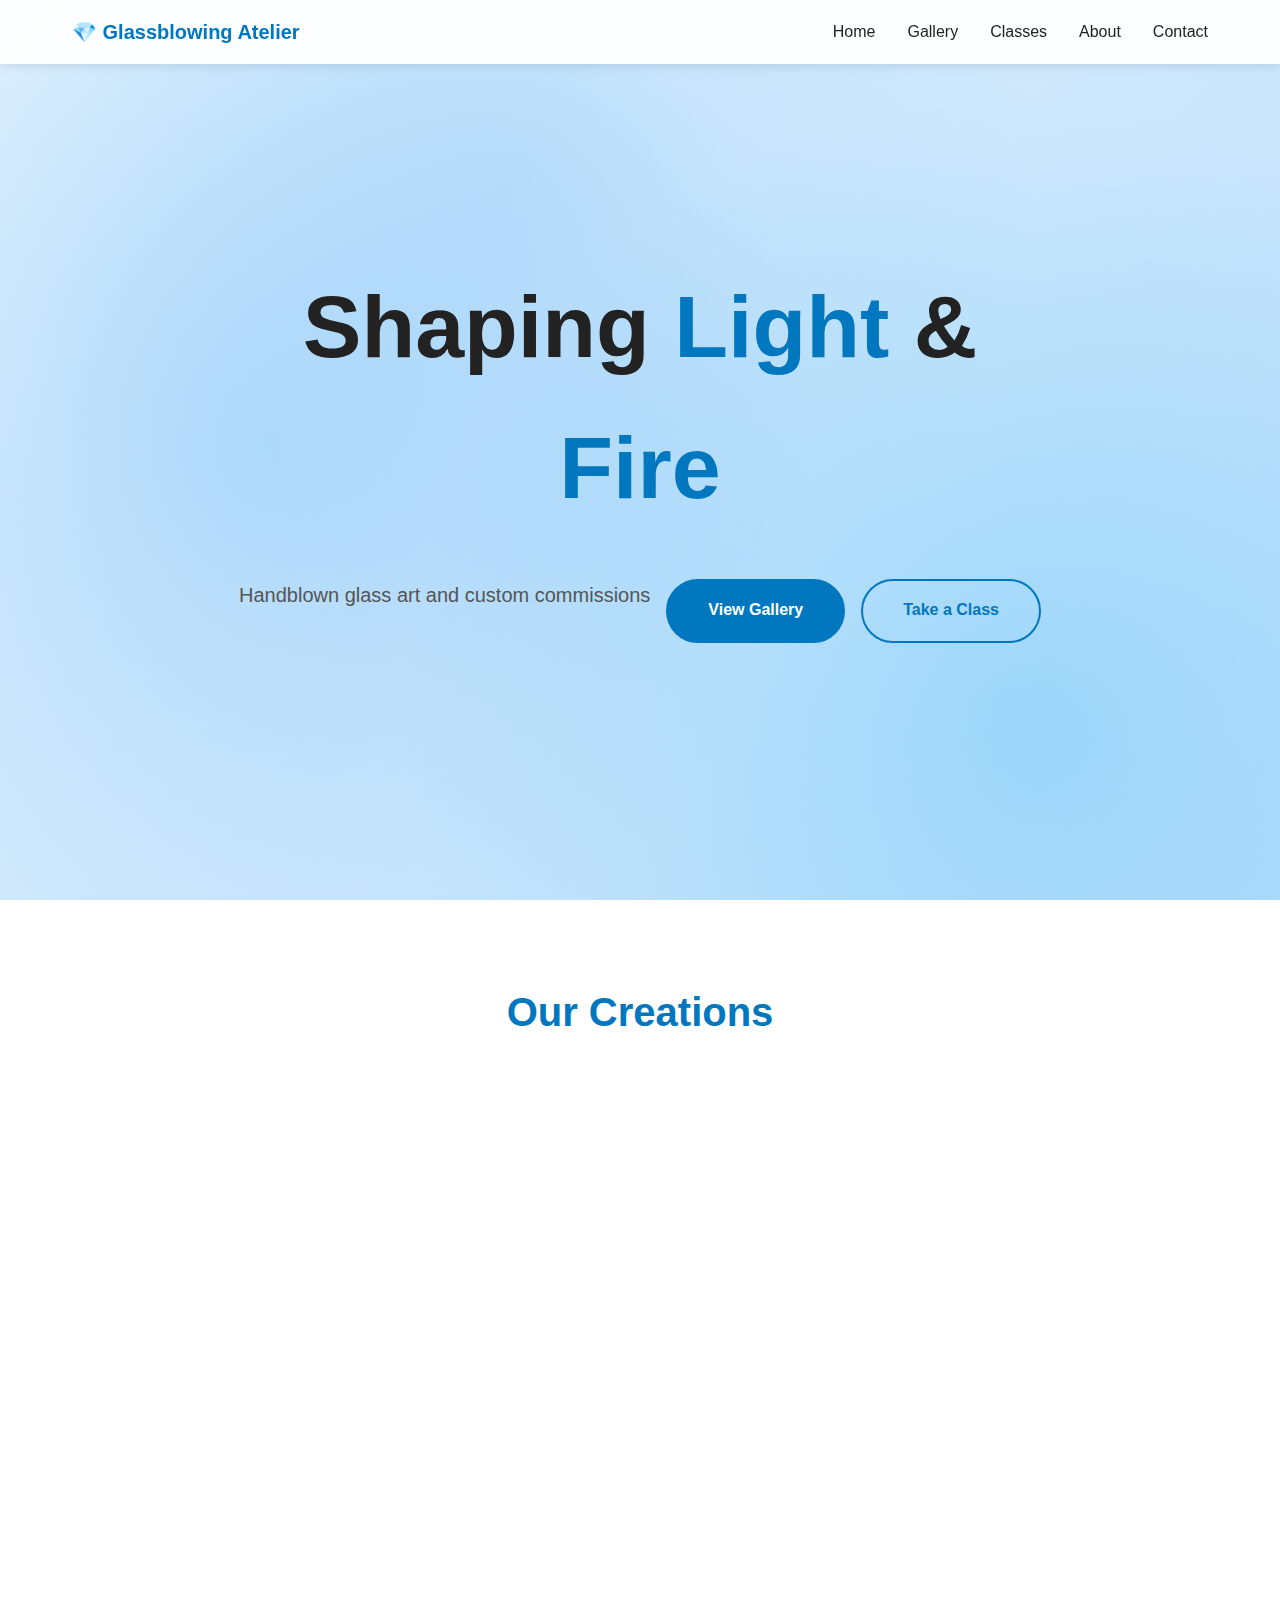
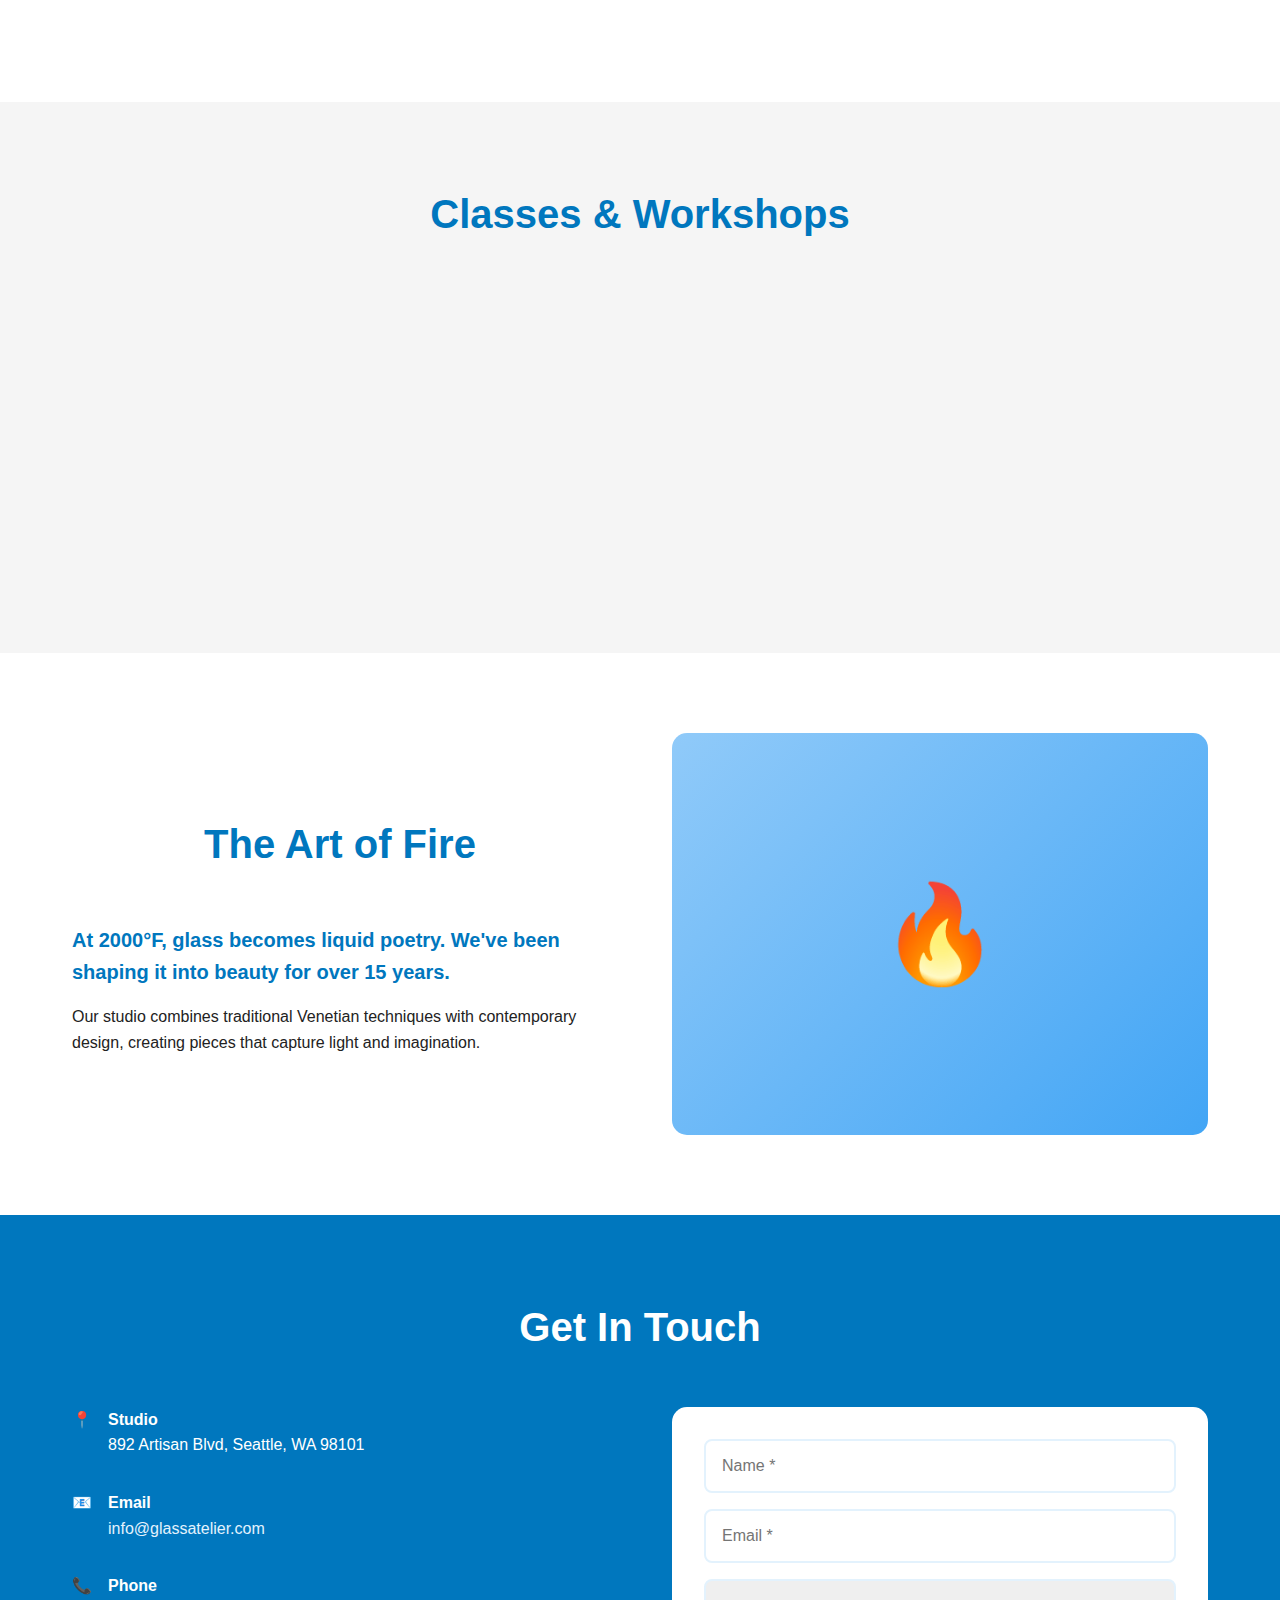
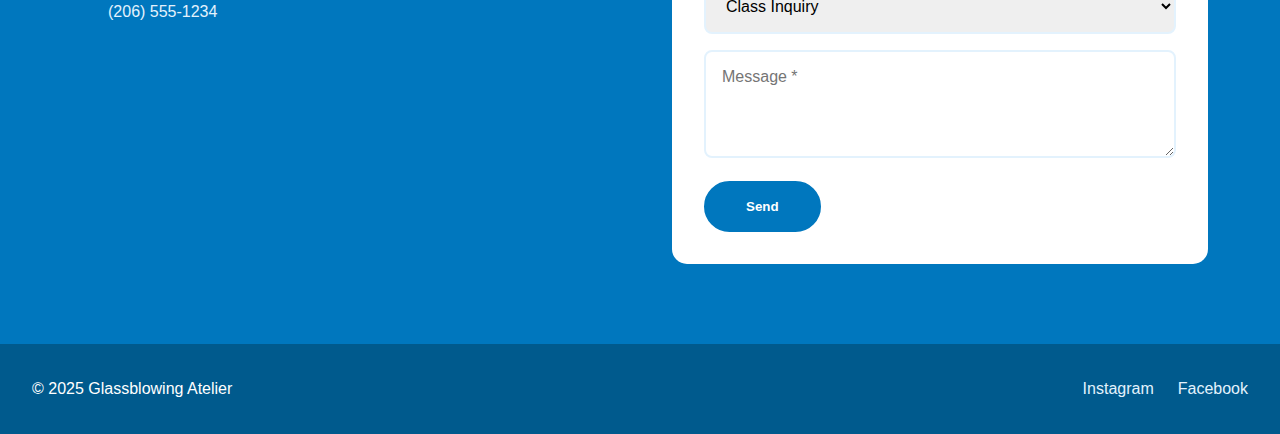
<file: glassblowing-atelier/index.html>
<!DOCTYPE html>
<html lang="en">
<head>
    <meta charset="UTF-8">
    <meta name="viewport" content="width=device-width, initial-scale=1.0">
    <title>Glassblowing Atelier | Molten Art</title>
    <link rel="stylesheet" href="styles.css">
</head>
<body>
    <nav><div class="nav-wrap"><a href="#" class="brand">💎 Glassblowing Atelier</a><button class="nav-toggle"><span></span><span></span><span></span></button><ul class="nav-list"><li><a href="#home">Home</a></li><li><a href="#gallery">Gallery</a></li><li><a href="#classes">Classes</a></li><li><a href="#about">About</a></li><li><a href="#contact">Contact</a></li></ul></div></nav>
    <section id="home" class="hero"><div class="bubbles"></div><div class="hero-text"><h1>Shaping <span>Light</span> & <span>Fire</span></h1><p>Handblown glass art and custom commissions</p><div><a href="#gallery" class="btn">View Gallery</a><a href="#classes" class="btn btn-alt">Take a Class</a></div></div></section>
    <section id="gallery" class="gallery"><div class="wrap"><h2>Our Creations</h2><div class="grid"><div class="item"><div class="box">🏺</div><h3>Vases</h3><p>$150-$450</p></div><div class="item"><div class="box">💡</div><h3>Lighting</h3><p>$280-$850</p></div><div class="item"><div class="box">🍷</div><h3>Glassware</h3><p>$45-$180</p></div><div class="item"><div class="box">🎨</div><h3>Sculptures</h3><p>$500-$2500</p></div><div class="item"><div class="box">🪟</div><h3>Installations</h3><p>Custom Quote</p></div><div class="item"><div class="box">🎁</div><h3>Decorative</h3><p>$80-$350</p></div></div></div></section>
    <section id="classes" class="classes"><div class="wrap"><h2>Classes & Workshops</h2><div class="class-grid"><div class="class"><h3>Beginner Glassblowing</h3><p>4-week introduction to working with molten glass</p><span class="price">$380</span><button class="btn-small">Sign Up</button></div><div class="class"><h3>Advanced Techniques</h3><p>Master complex forms and color application</p><span class="price">$520</span><button class="btn-small">Sign Up</button></div><div class="class"><h3>Private Lessons</h3><p>One-on-one instruction tailored to your goals</p><span class="price">$150/hr</span><button class="btn-small">Sign Up</button></div></div></div></section>
    <section id="about" class="about"><div class="wrap"><div class="cols"><div><h2>The Art of Fire</h2><p class="big">At 2000°F, glass becomes liquid poetry. We've been shaping it into beauty for over 15 years.</p><p>Our studio combines traditional Venetian techniques with contemporary design, creating pieces that capture light and imagination.</p></div><div class="img-wrap"><div class="placeholder">🔥</div></div></div></div></section>
    <section id="contact" class="contact"><div class="wrap"><h2>Get In Touch</h2><div class="contact-cols"><div class="info"><div class="info-item">📍 <div><strong>Studio</strong><p>892 Artisan Blvd, Seattle, WA 98101</p></div></div><div class="info-item">📧 <div><strong>Email</strong><p><a href="mailto:info@glassatelier.com">info@glassatelier.com</a></p></div></div><div class="info-item">📞 <div><strong>Phone</strong><p><a href="tel:+12065551234">(206) 555-1234</a></p></div></div></div><form id="form"><input type="text" placeholder="Name *" required><input type="email" placeholder="Email *" required><select><option>Class Inquiry</option><option>Commission</option><option>Studio Visit</option></select><textarea placeholder="Message *" rows="4" required></textarea><button type="submit" class="btn">Send</button><div class="msg"></div></form></div></div></section>
    <footer><p>&copy; 2025 Glassblowing Atelier</p><div><a href="#">Instagram</a><a href="#">Facebook</a></div></footer>
    <script src="script.js"></script>
</body>
</html>
</file>
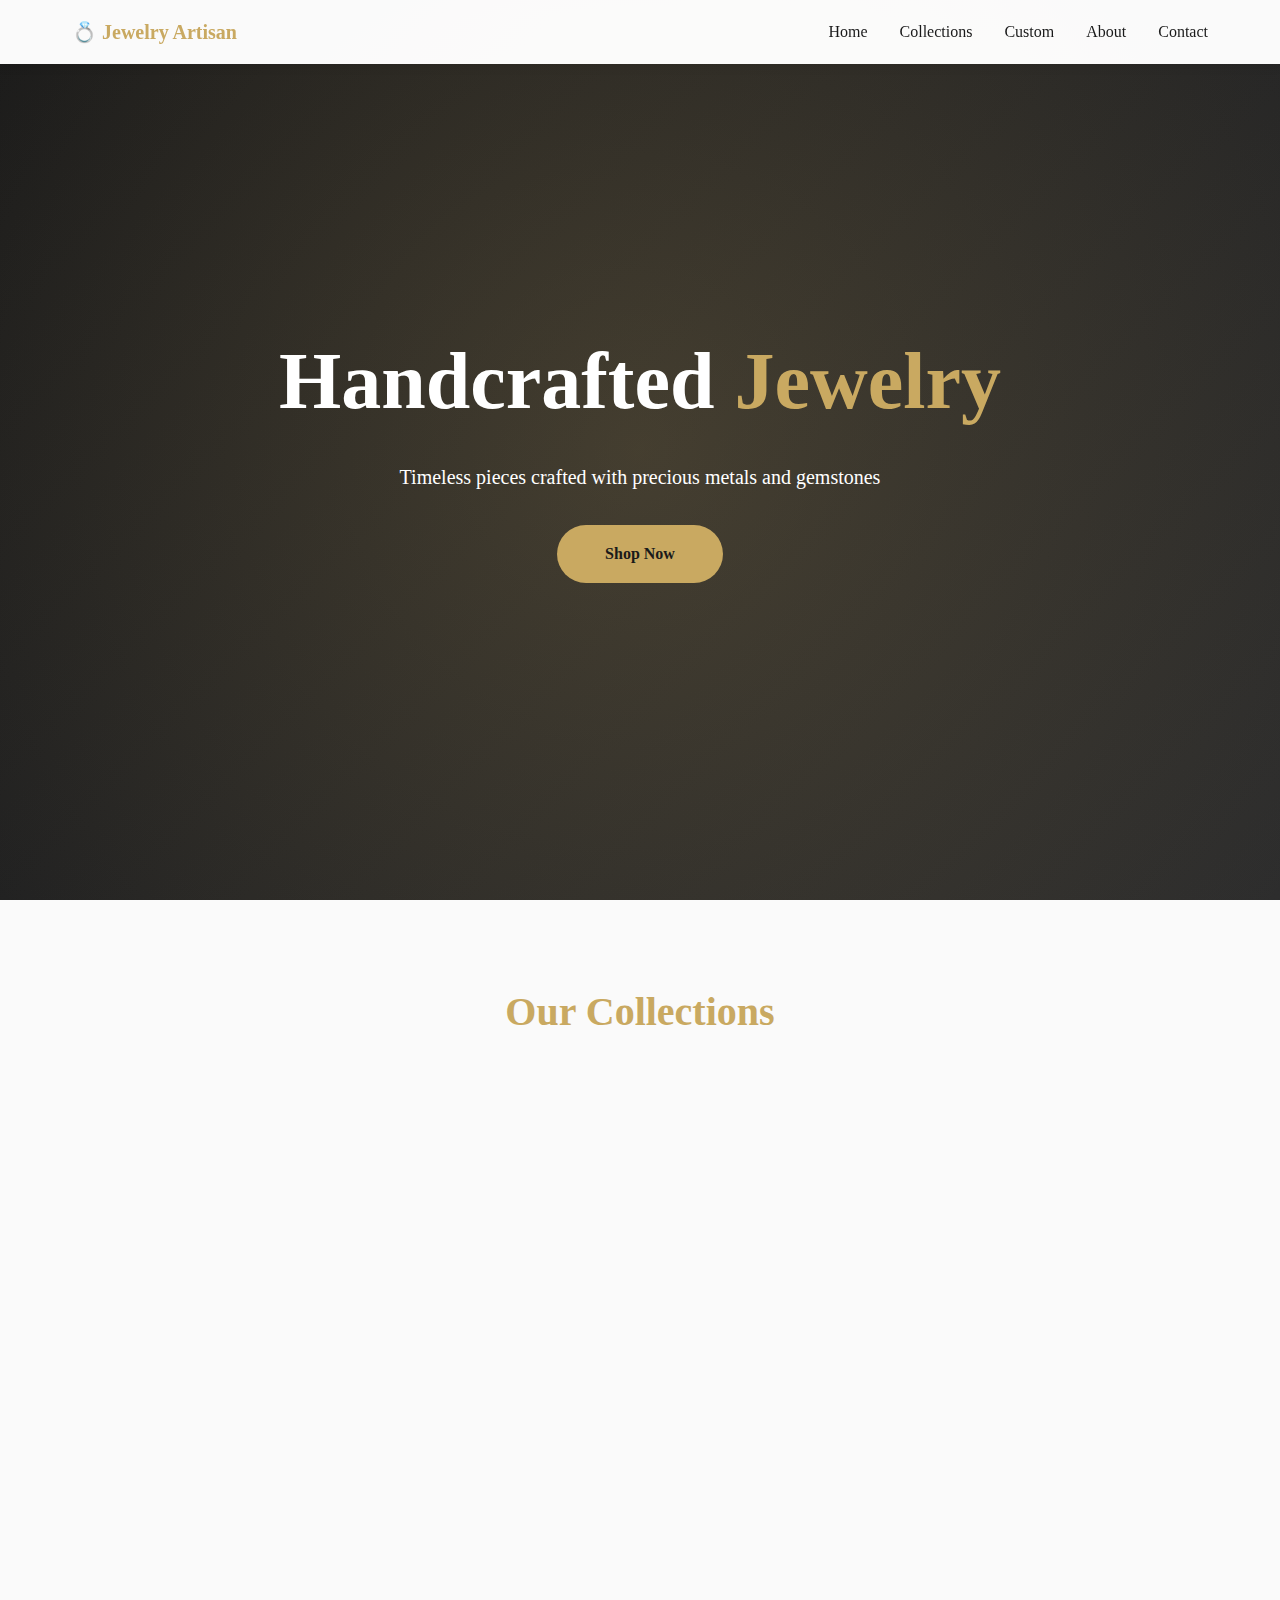
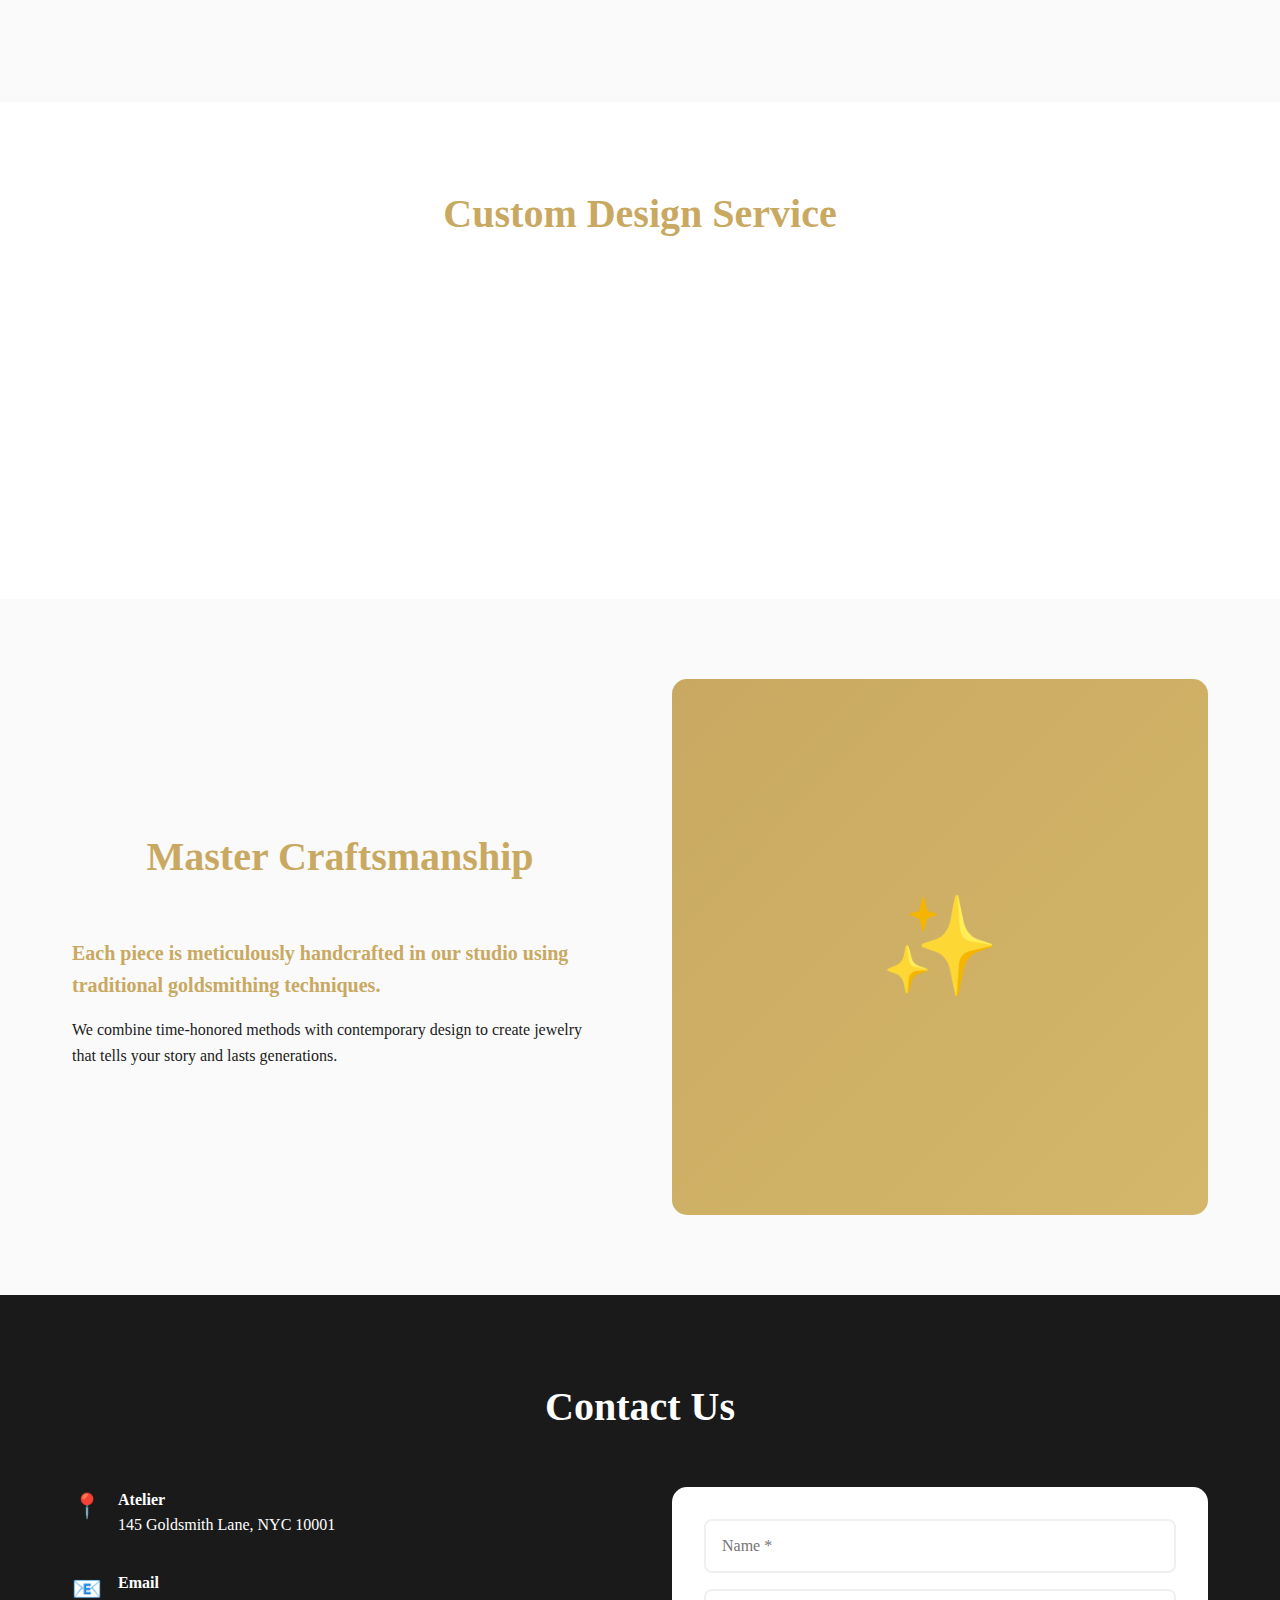
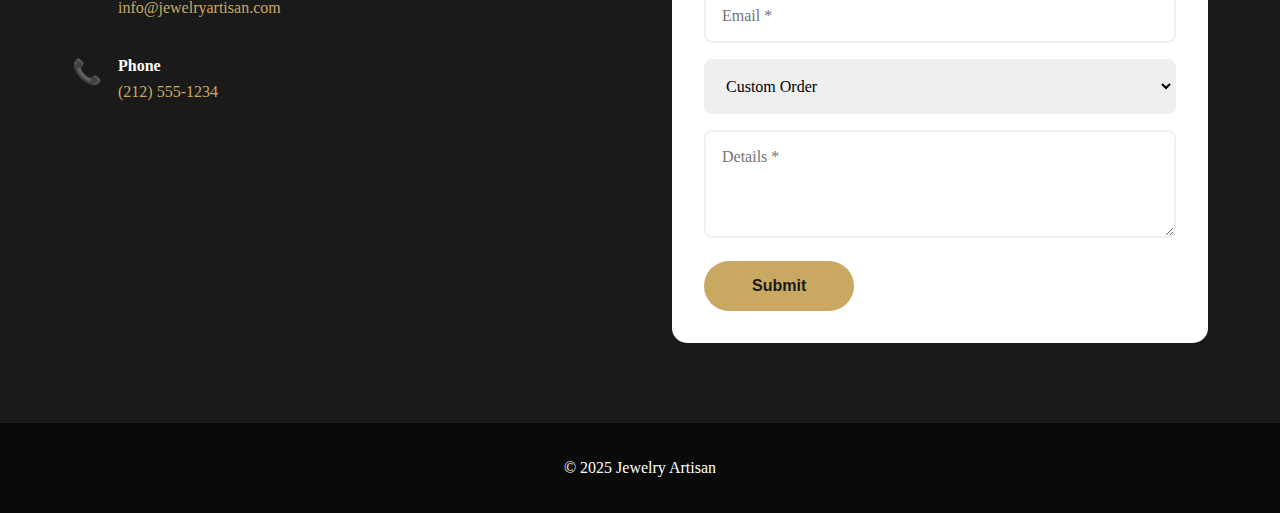
<file: jewelry-artisan/index.html>
<!DOCTYPE html>
<html lang="en">
<head><meta charset="UTF-8"><meta name="viewport" content="width=device-width, initial-scale=1.0"><title>Jewelry Artisan | Handcrafted Elegance</title><link rel="stylesheet" href="styles.css"></head>
<body><nav><div class="container"><a href="#" class="logo">💍 Jewelry Artisan</a><button class="menu-toggle"><span></span><span></span><span></span></button><ul class="menu"><li><a href="#home">Home</a></li><li><a href="#collections">Collections</a></li><li><a href="#custom">Custom</a></li><li><a href="#about">About</a></li><li><a href="#contact">Contact</a></li></ul></div></nav><section id="home" class="hero"><div class="shine"></div><h1>Handcrafted <span>Jewelry</span></h1><p>Timeless pieces crafted with precious metals and gemstones</p><a href="#collections" class="btn">Shop Now</a></section><section id="collections" class="collections"><div class="container"><h2>Our Collections</h2><div class="grid"><div class="piece"><div class="img">💎</div><h3>Rings</h3><p>From $350</p></div><div class="piece"><div class="img">📿</div><h3>Necklaces</h3><p>From $280</p></div><div class="piece"><div class="img">👂</div><h3>Earrings</h3><p>From $195</p></div><div class="piece"><div class="img">🔗</div><h3>Bracelets</h3><p>From $220</p></div><div class="piece"><div class="img">⭐</div><h3>Brooches</h3><p>From $160</p></div><div class="piece"><div class="img">💫</div><h3>Custom</h3><p>Quote</p></div></div></div></section><section id="custom" class="custom"><div class="container"><h2>Custom Design Service</h2><div class="features"><div class="feat"><span>✨</span><h3>Personalized</h3><p>Unique designs tailored to you</p></div><div class="feat"><span>💎</span><h3>Quality Materials</h3><p>Gold, silver, platinum & gems</p></div><div class="feat"><span>🏆</span><h3>Expert Craftsmanship</h3><p>30+ years of experience</p></div></div></div></section><section id="about" class="about"><div class="container"><div class="split"><div><h2>Master Craftsmanship</h2><p class="lead">Each piece is meticulously handcrafted in our studio using traditional goldsmithing techniques.</p><p>We combine time-honored methods with contemporary design to create jewelry that tells your story and lasts generations.</p></div><div class="img-box">✨</div></div></div></section><section id="contact" class="contact"><div class="container"><h2>Contact Us</h2><div class="contact-wrap"><div class="details"><div class="detail"><span>📍</span><div><strong>Atelier</strong><p>145 Goldsmith Lane, NYC 10001</p></div></div><div class="detail"><span>📧</span><div><strong>Email</strong><p><a href="mailto:info@jewelryartisan.com">info@jewelryartisan.com</a></p></div></div><div class="detail"><span>📞</span><div><strong>Phone</strong><p><a href="tel:+12125551234">(212) 555-1234</a></p></div></div></div><form id="contactForm"><input type="text" placeholder="Name *" required><input type="email" placeholder="Email *" required><select><option>Custom Order</option><option>Repair</option><option>Appointment</option></select><textarea placeholder="Details *" rows="4" required></textarea><button type="submit" class="btn">Submit</button><div class="alert"></div></form></div></div></section><footer><p>&copy; 2025 Jewelry Artisan</p></footer><script src="script.js"></script></body></html>
</file>
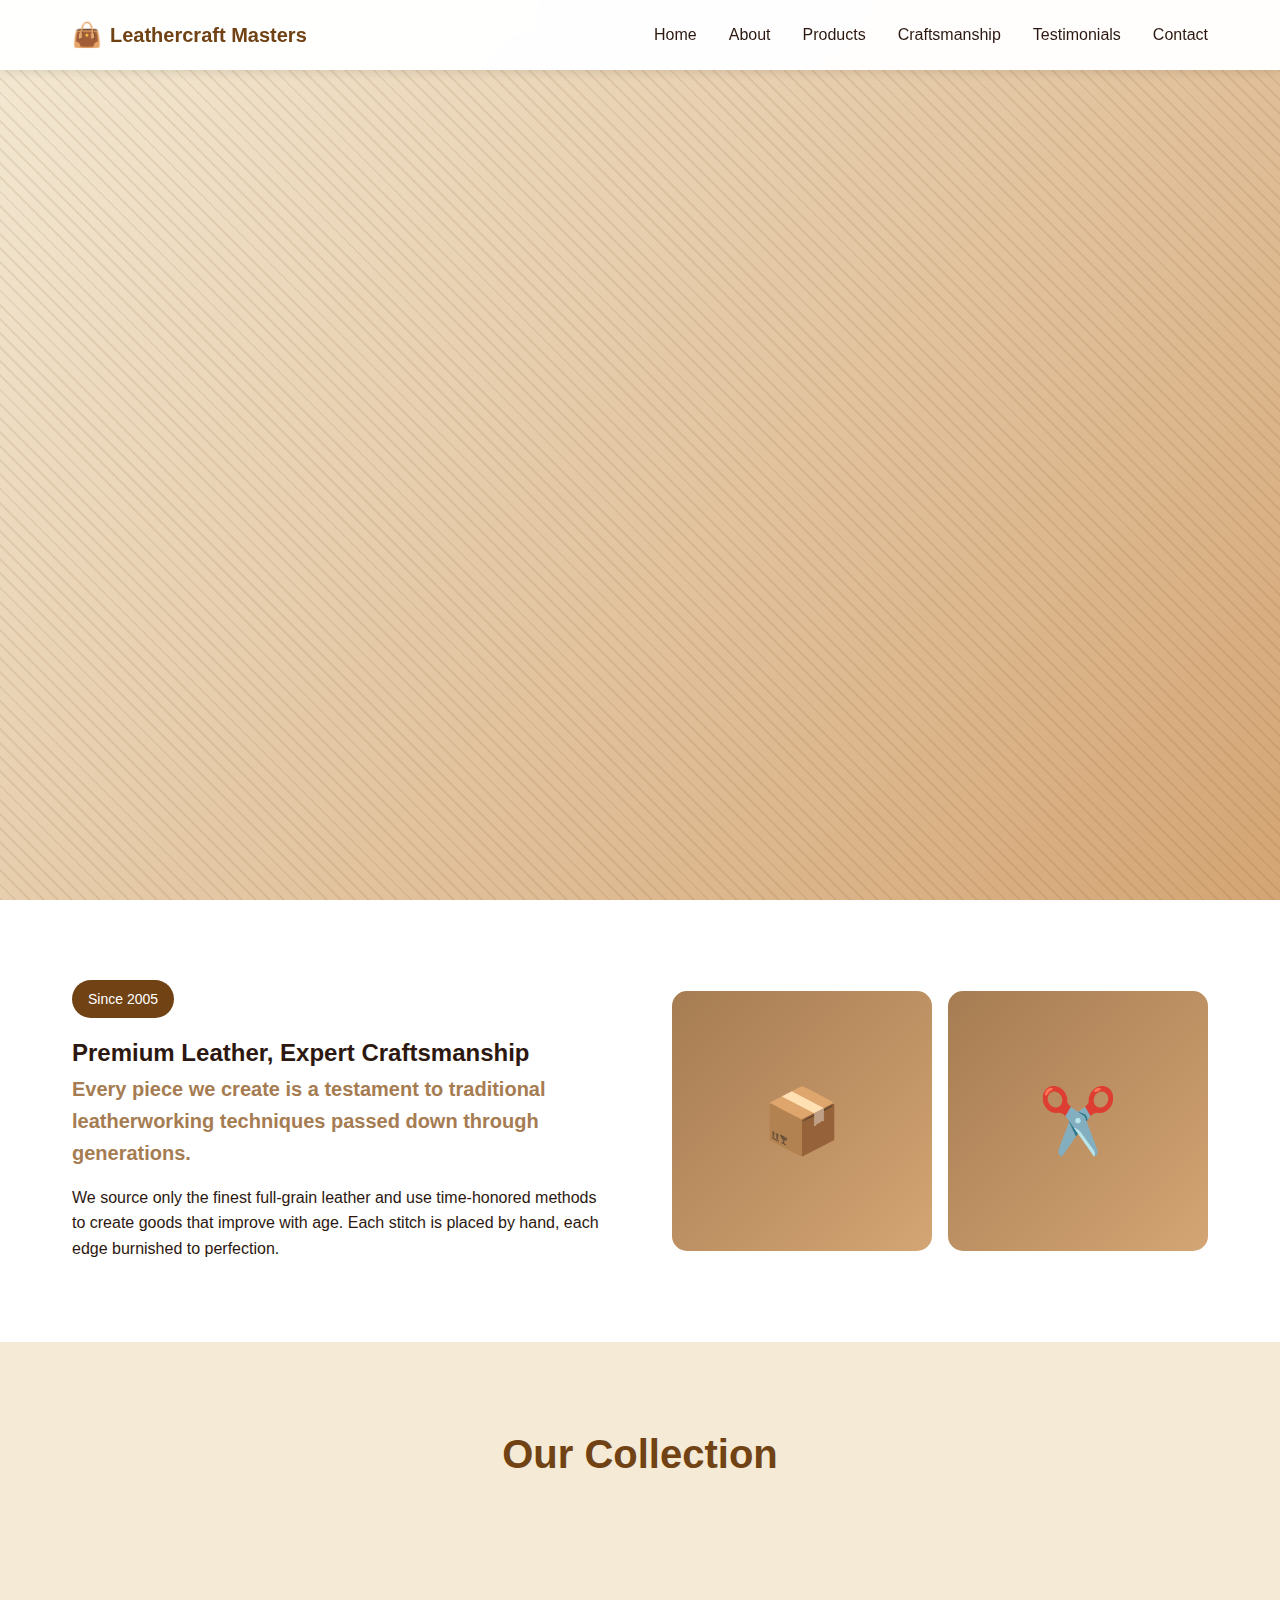
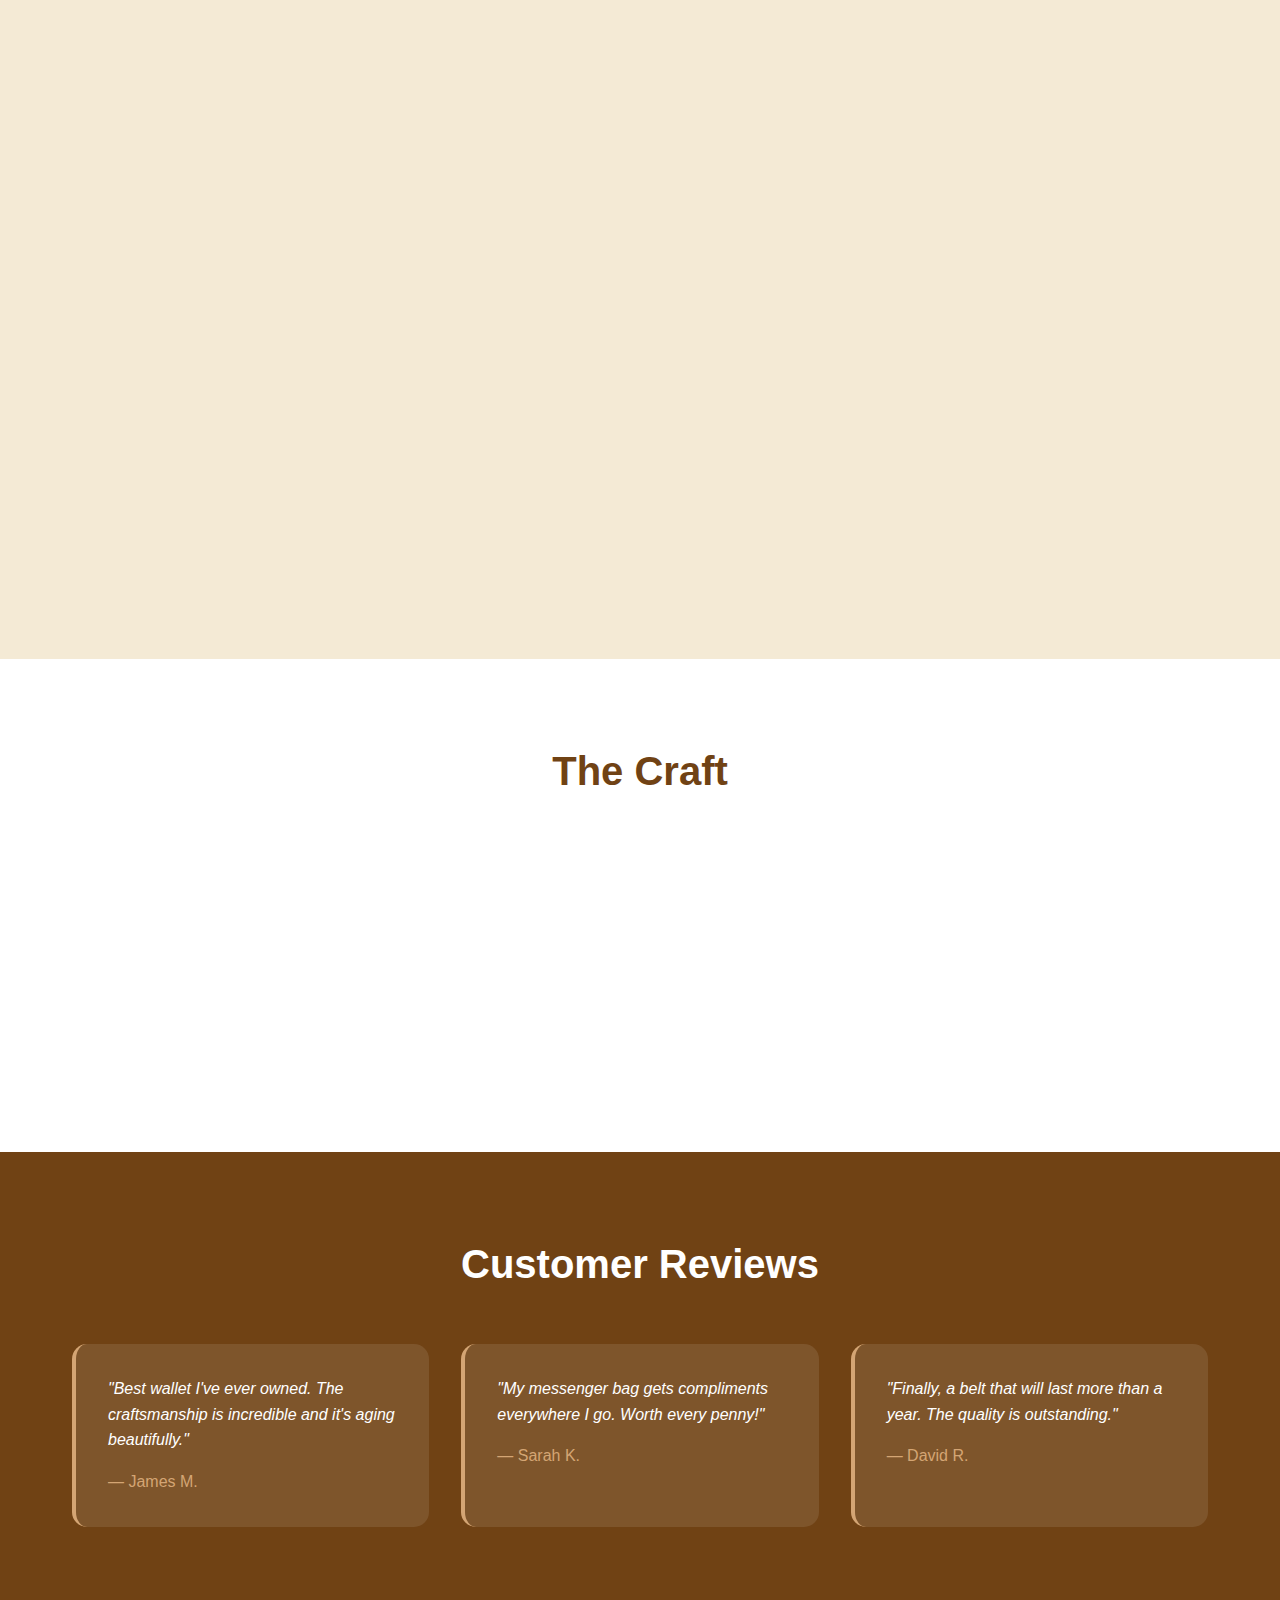
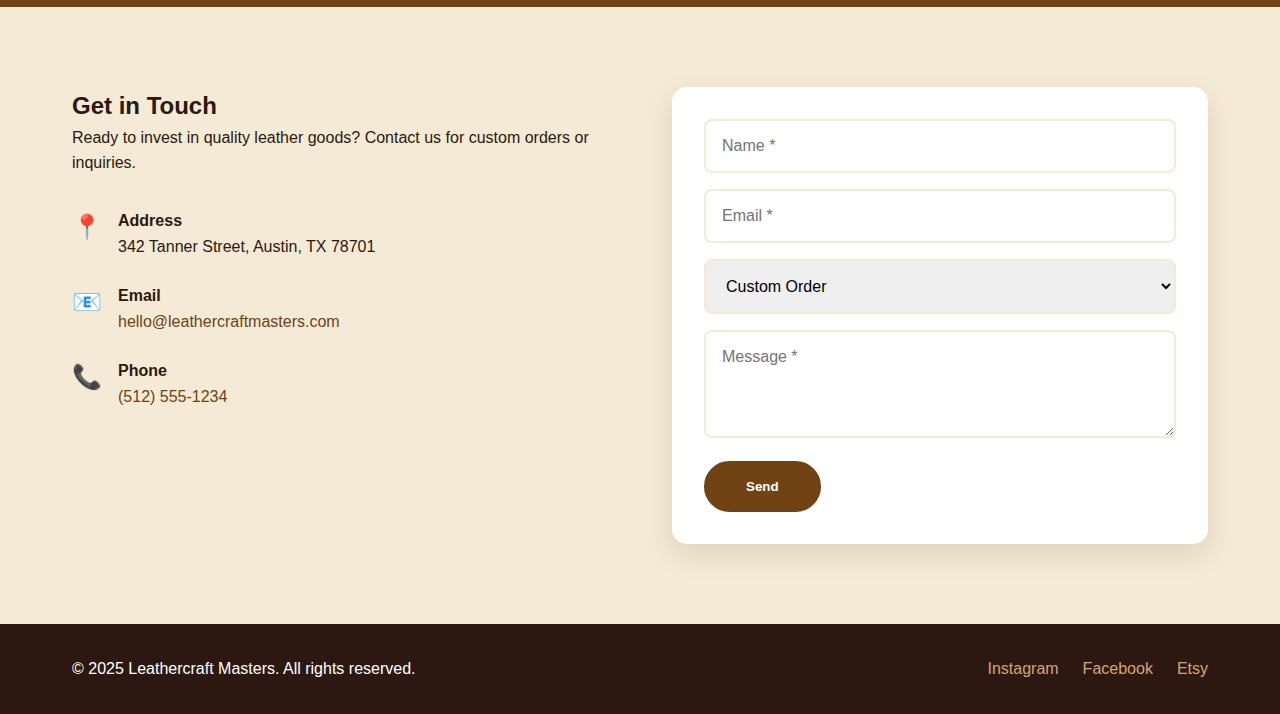
<file: leathercraft-masters/index.html>
<!DOCTYPE html>
<html lang="en">
<head>
    <meta charset="UTF-8">
    <meta name="viewport" content="width=device-width, initial-scale=1.0">
    <meta name="description" content="Leathercraft Masters - Handcrafted leather goods and accessories">
    <title>Leathercraft Masters | Timeless Leather Artistry</title>
    <link rel="stylesheet" href="styles.css">
</head>
<body>
    <nav class="navbar">
        <div class="container">
            <a href="#" class="logo">
                <span class="icon">👜</span>
                <span>Leathercraft Masters</span>
            </a>
            <button class="mobile-toggle" aria-label="Menu">
                <span></span><span></span><span></span>
            </button>
            <ul class="nav-menu">
                <li><a href="#home">Home</a></li>
                <li><a href="#about">About</a></li>
                <li><a href="#products">Products</a></li>
                <li><a href="#craftsmanship">Craftsmanship</a></li>
                <li><a href="#testimonials">Testimonials</a></li>
                <li><a href="#contact">Contact</a></li>
            </ul>
        </div>
    </nav>

    <section id="home" class="hero">
        <div class="hero-bg"></div>
        <div class="hero-content">
            <h1><span>Crafted</span> <span>with</span> <span>Precision</span></h1>
            <p>Handmade leather goods that age beautifully and last a lifetime</p>
            <div class="cta-group">
                <a href="#products" class="btn-primary">Shop Collection</a>
                <a href="#craftsmanship" class="btn-secondary">Our Process</a>
            </div>
        </div>
    </section>

    <section id="about" class="about">
        <div class="container">
            <div class="grid-2">
                <div class="content">
                    <span class="badge">Since 2005</span>
                    <h2>Premium Leather, Expert Craftsmanship</h2>
                    <p class="lead">Every piece we create is a testament to traditional leatherworking techniques passed down through generations.</p>
                    <p>We source only the finest full-grain leather and use time-honored methods to create goods that improve with age. Each stitch is placed by hand, each edge burnished to perfection.</p>
                </div>
                <div class="image-grid">
                    <div class="img-box">📦</div>
                    <div class="img-box">✂️</div>
                </div>
            </div>
        </div>
    </section>

    <section id="products" class="products">
        <div class="container">
            <h2 class="section-title">Our Collection</h2>
            <div class="product-grid">
                <div class="product-card">
                    <div class="product-img">💼</div>
                    <h3>Leather Bags</h3>
                    <p>Handcrafted messenger bags and briefcases</p>
                    <span class="price">From $285</span>
                </div>
                <div class="product-card">
                    <div class="product-img">👛</div>
                    <h3>Wallets</h3>
                    <p>Slim bifolds and minimalist designs</p>
                    <span class="price">From $85</span>
                </div>
                <div class="product-card">
                    <div class="product-img">⌚</div>
                    <h3>Watch Straps</h3>
                    <p>Custom leather watch bands</p>
                    <span class="price">From $65</span>
                </div>
                <div class="product-card">
                    <div class="product-img">🎒</div>
                    <h3>Backpacks</h3>
                    <p>Durable everyday carry packs</p>
                    <span class="price">From $320</span>
                </div>
                <div class="product-card">
                    <div class="product-img">👞</div>
                    <h3>Belts</h3>
                    <p>Hand-stitched leather belts</p>
                    <span class="price">From $95</span>
                </div>
                <div class="product-card">
                    <div class="product-img">📓</div>
                    <h3>Journals</h3>
                    <p>Leather-bound notebooks</p>
                    <span class="price">From $75</span>
                </div>
            </div>
        </div>
    </section>

    <section id="craftsmanship" class="craft">
        <div class="container">
            <h2 class="section-title">The Craft</h2>
            <div class="steps">
                <div class="step">
                    <div class="step-num">1</div>
                    <h3>Selection</h3>
                    <p>Choosing premium full-grain leather</p>
                </div>
                <div class="step">
                    <div class="step-num">2</div>
                    <h3>Cutting</h3>
                    <p>Precision pattern cutting</p>
                </div>
                <div class="step">
                    <div class="step-num">3</div>
                    <h3>Stitching</h3>
                    <p>Hand saddle-stitching</p>
                </div>
                <div class="step">
                    <div class="step-num">4</div>
                    <h3>Finishing</h3>
                    <p>Edge burnishing and conditioning</p>
                </div>
            </div>
        </div>
    </section>

    <section id="testimonials" class="testimonials">
        <div class="container">
            <h2 class="section-title">Customer Reviews</h2>
            <div class="review-grid">
                <blockquote>
                    <p>"Best wallet I've ever owned. The craftsmanship is incredible and it's aging beautifully."</p>
                    <footer>— James M.</footer>
                </blockquote>
                <blockquote>
                    <p>"My messenger bag gets compliments everywhere I go. Worth every penny!"</p>
                    <footer>— Sarah K.</footer>
                </blockquote>
                <blockquote>
                    <p>"Finally, a belt that will last more than a year. The quality is outstanding."</p>
                    <footer>— David R.</footer>
                </blockquote>
            </div>
        </div>
    </section>

    <section id="contact" class="contact">
        <div class="container">
            <div class="contact-layout">
                <div>
                    <h2>Get in Touch</h2>
                    <p>Ready to invest in quality leather goods? Contact us for custom orders or inquiries.</p>
                    <div class="contact-info">
                        <div class="info-row">
                            <span>📍</span>
                            <div><strong>Address</strong><p>342 Tanner Street, Austin, TX 78701</p></div>
                        </div>
                        <div class="info-row">
                            <span>📧</span>
                            <div><strong>Email</strong><p><a href="mailto:hello@leathercraftmasters.com">hello@leathercraftmasters.com</a></p></div>
                        </div>
                        <div class="info-row">
                            <span>📞</span>
                            <div><strong>Phone</strong><p><a href="tel:+15125551234">(512) 555-1234</a></p></div>
                        </div>
                    </div>
                </div>
                <form id="contactForm">
                    <input type="text" placeholder="Name *" required>
                    <input type="email" placeholder="Email *" required>
                    <select>
                        <option>Custom Order</option>
                        <option>Product Inquiry</option>
                        <option>General Question</option>
                    </select>
                    <textarea placeholder="Message *" rows="4" required></textarea>
                    <button type="submit" class="btn-primary">Send</button>
                    <div class="form-alert"></div>
                </form>
            </div>
        </div>
    </section>

    <footer class="footer">
        <div class="container">
            <p>&copy; 2025 Leathercraft Masters. All rights reserved.</p>
            <div class="social">
                <a href="#">Instagram</a>
                <a href="#">Facebook</a>
                <a href="#">Etsy</a>
            </div>
        </div>
    </footer>

    <script src="script.js"></script>
</body>
</html>
</file>
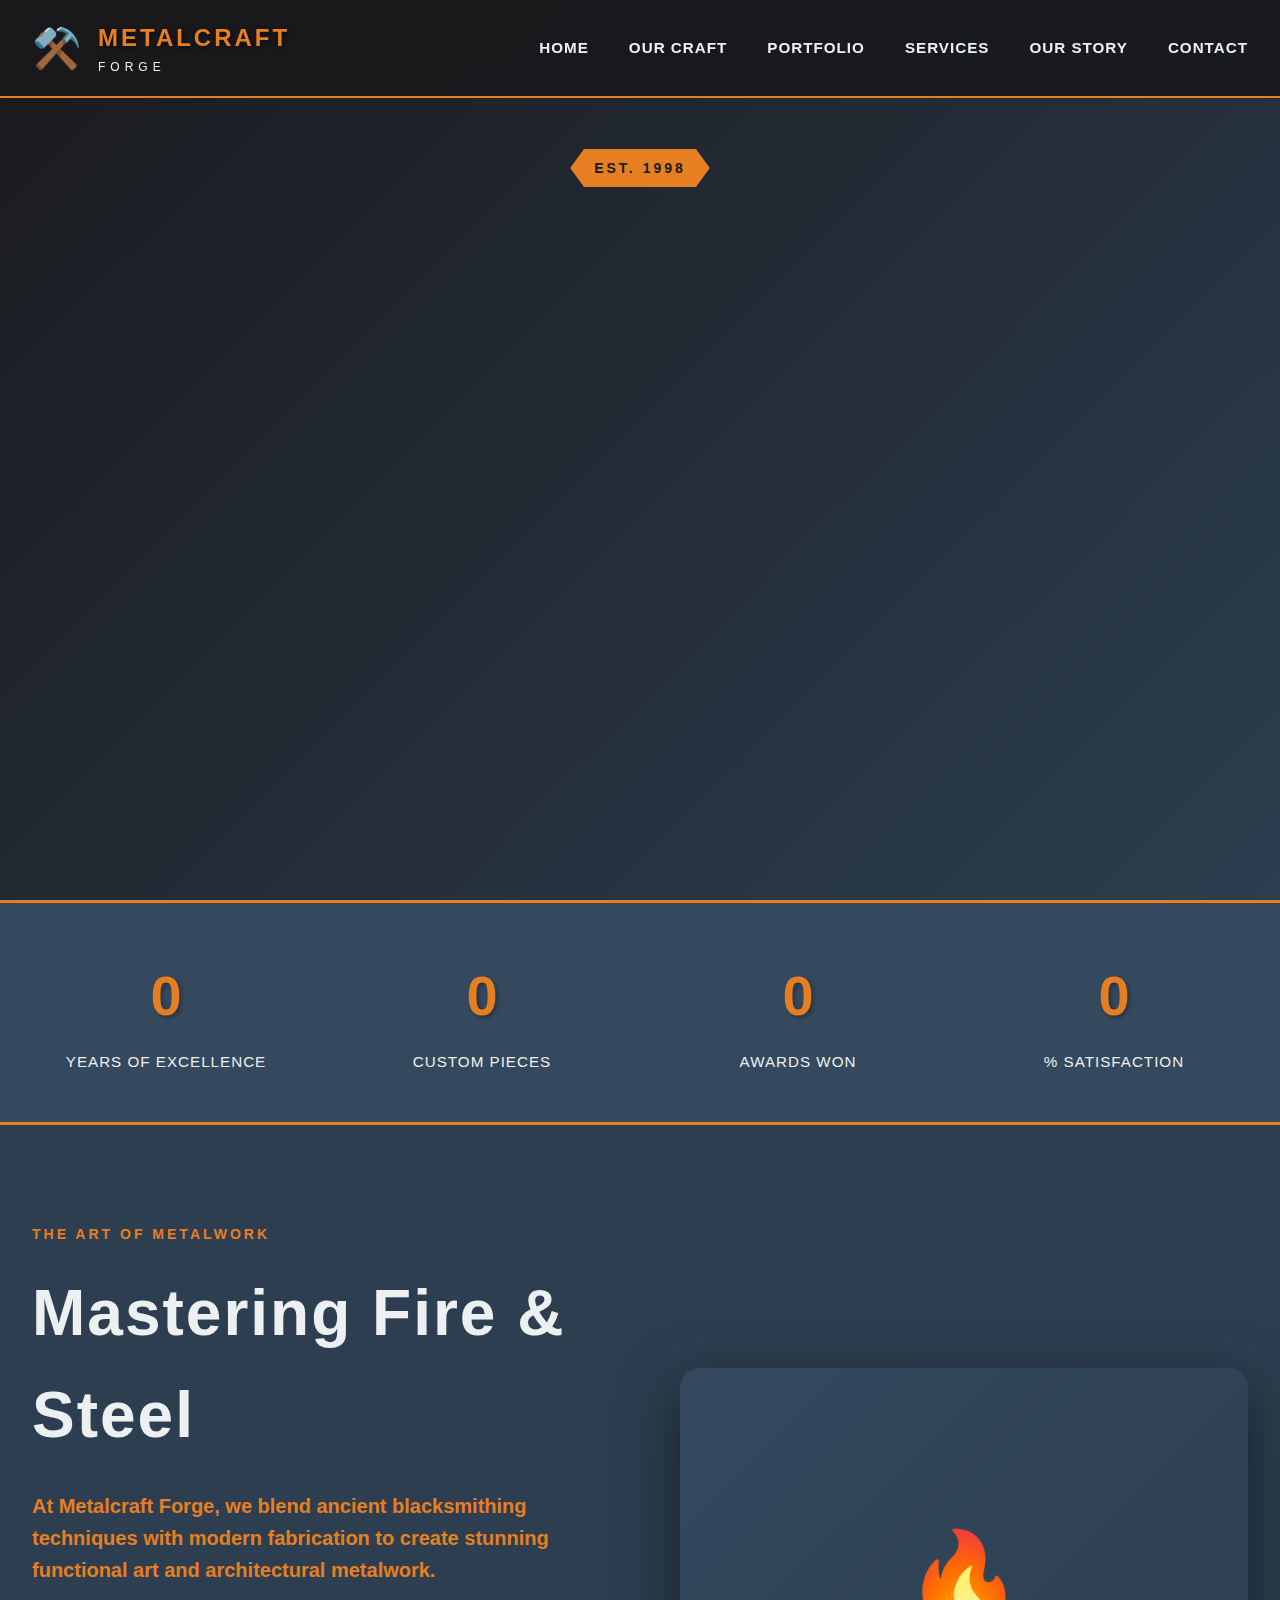
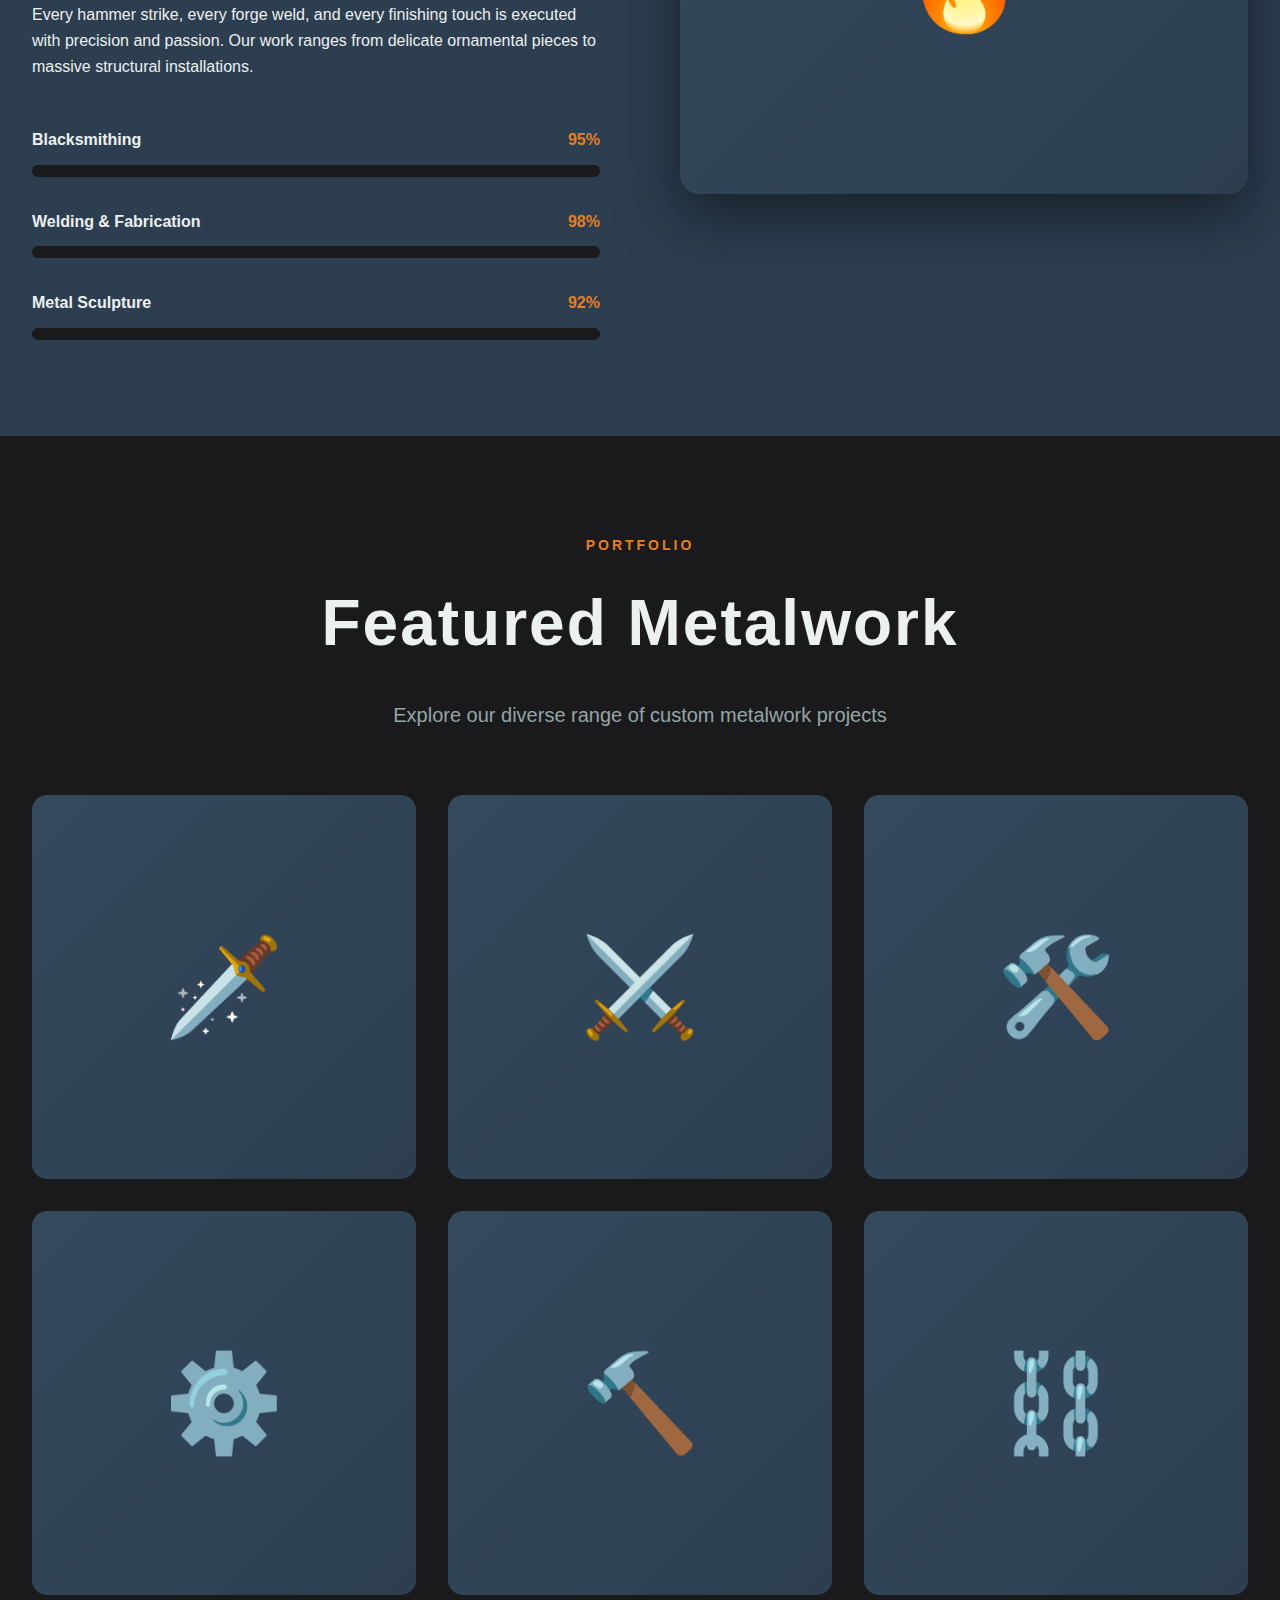
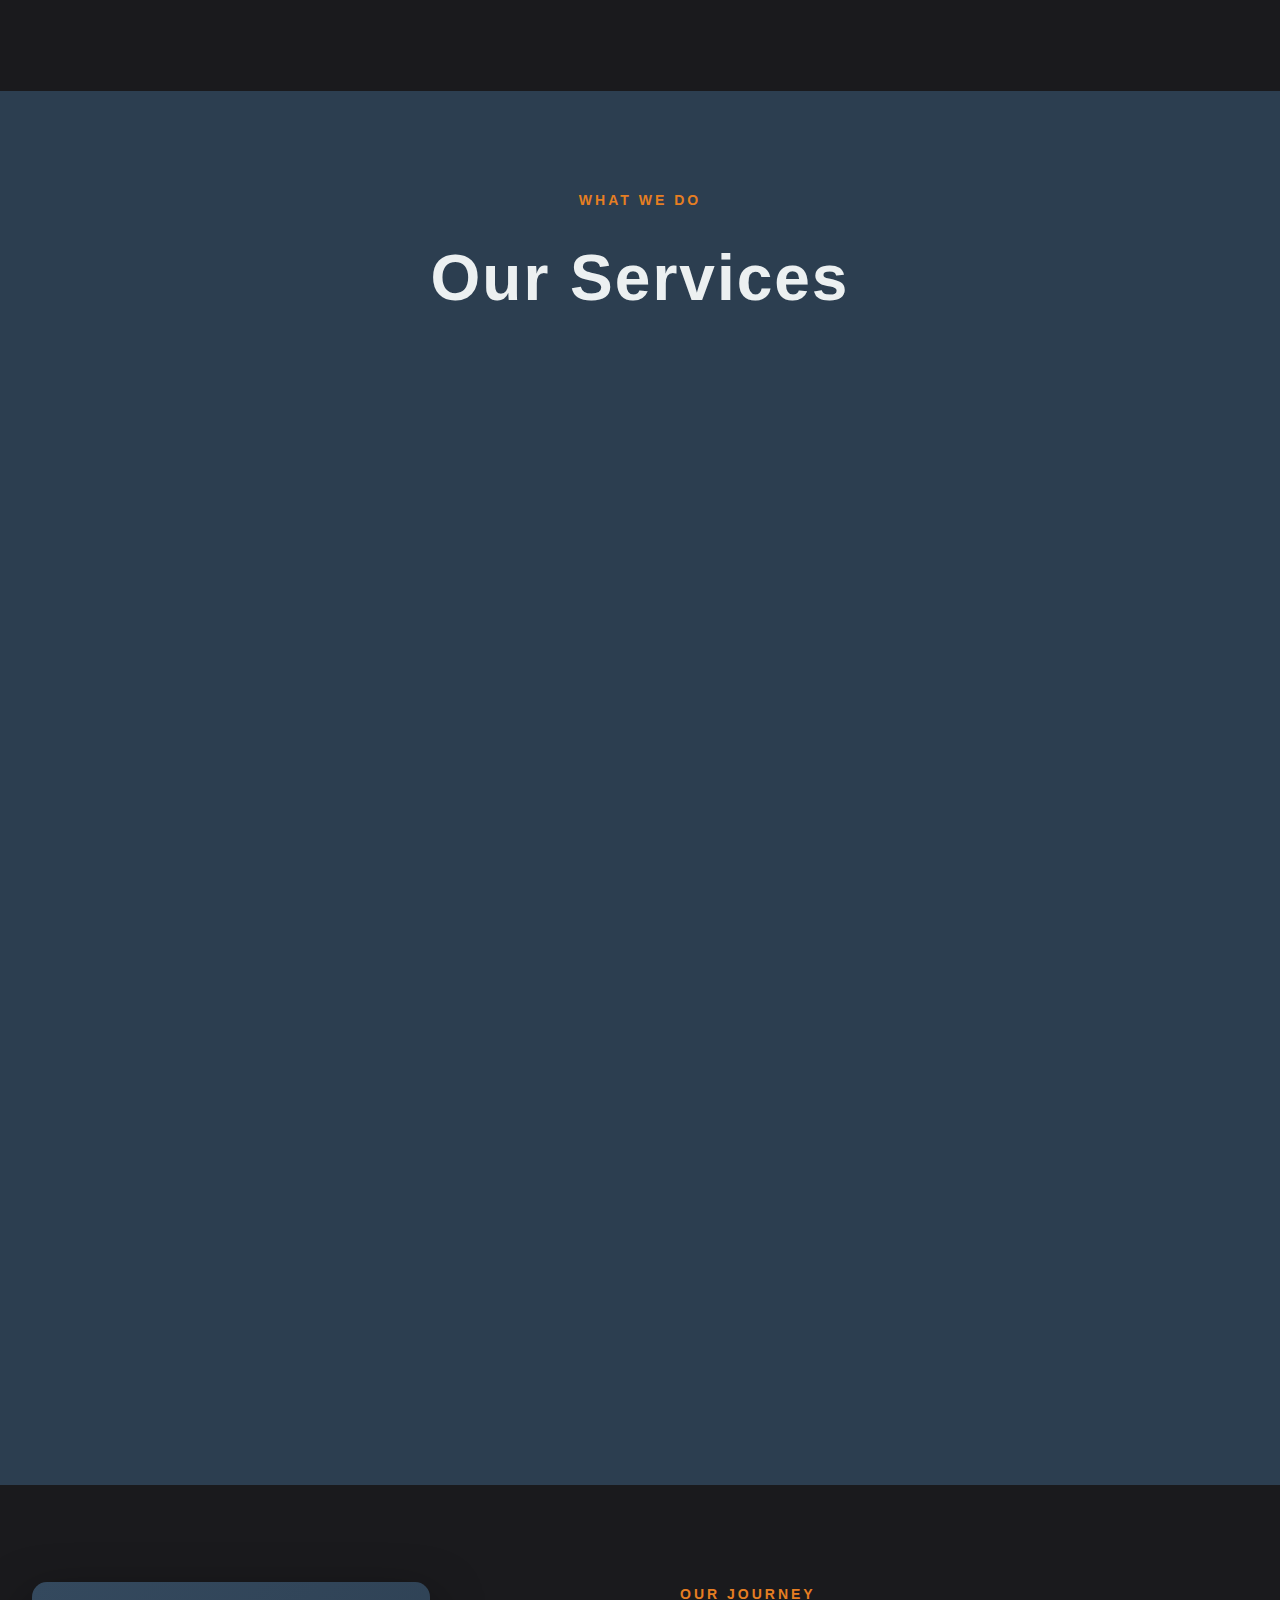
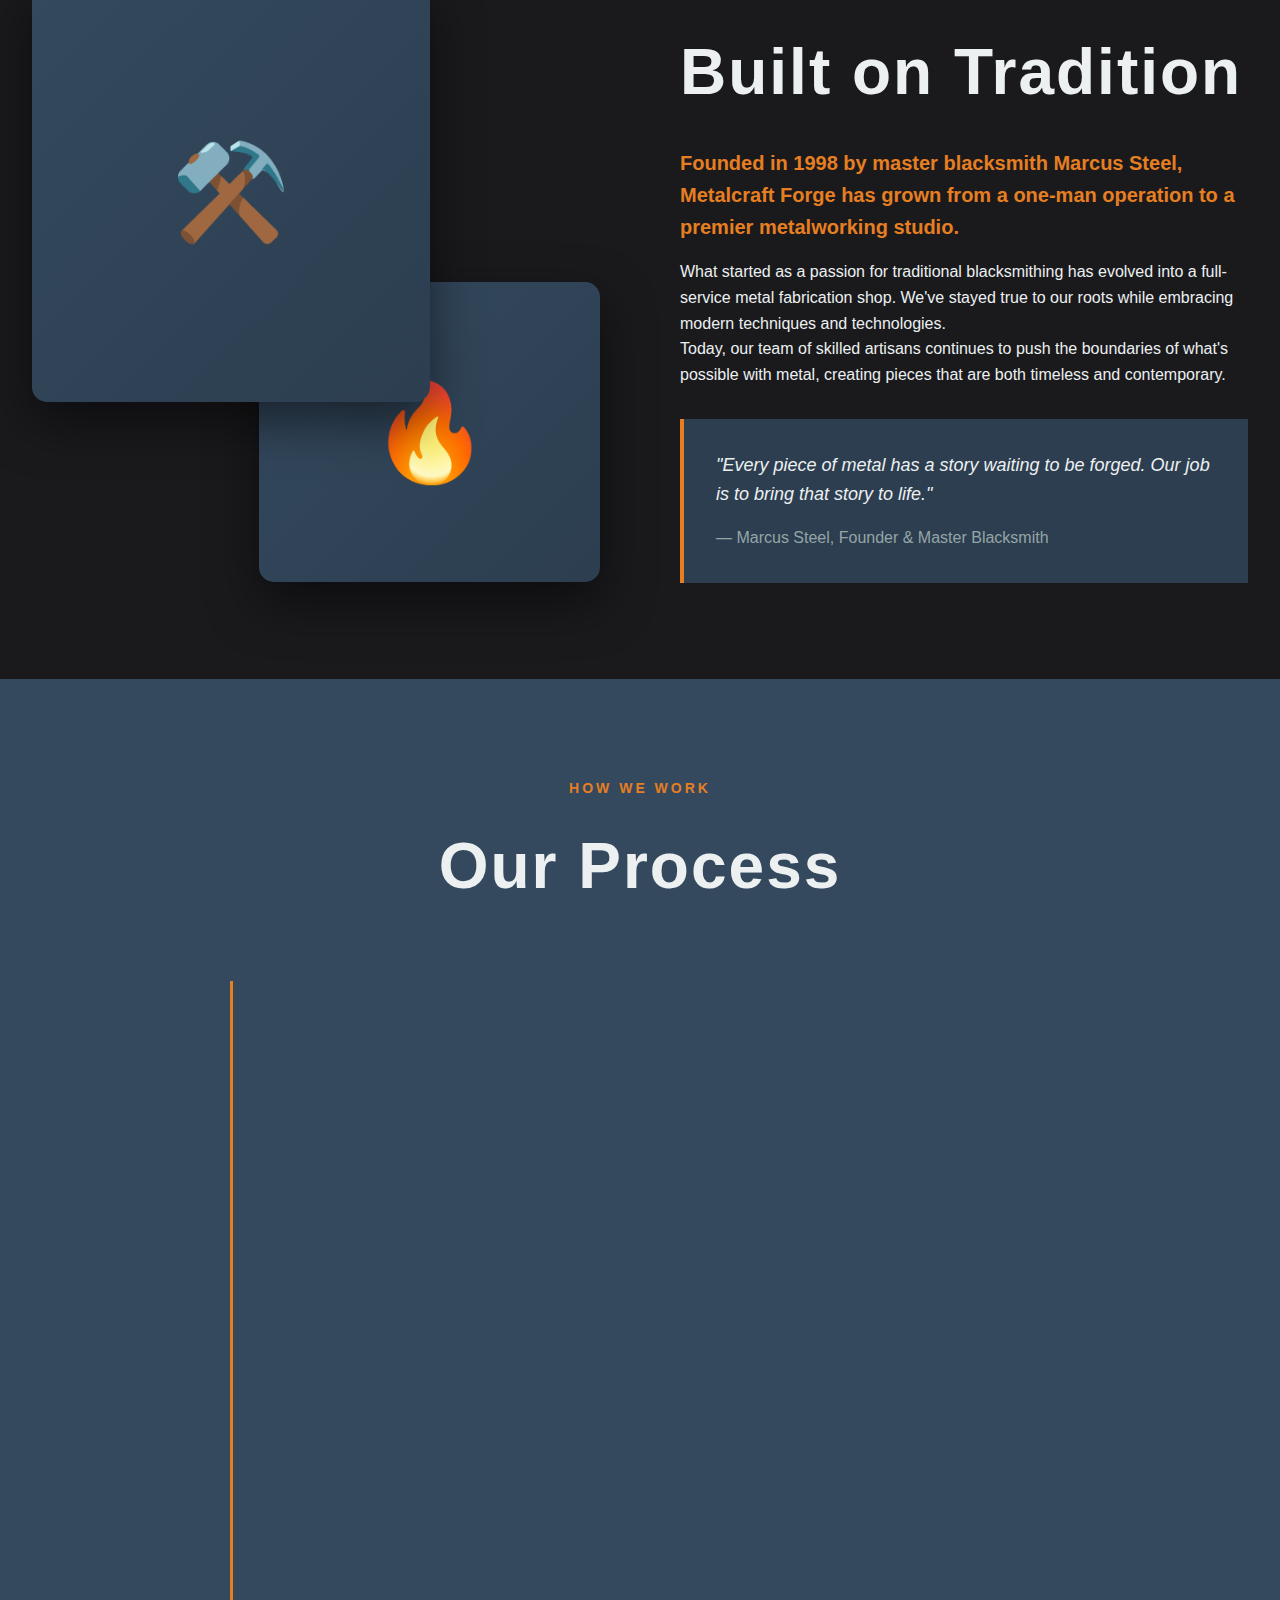
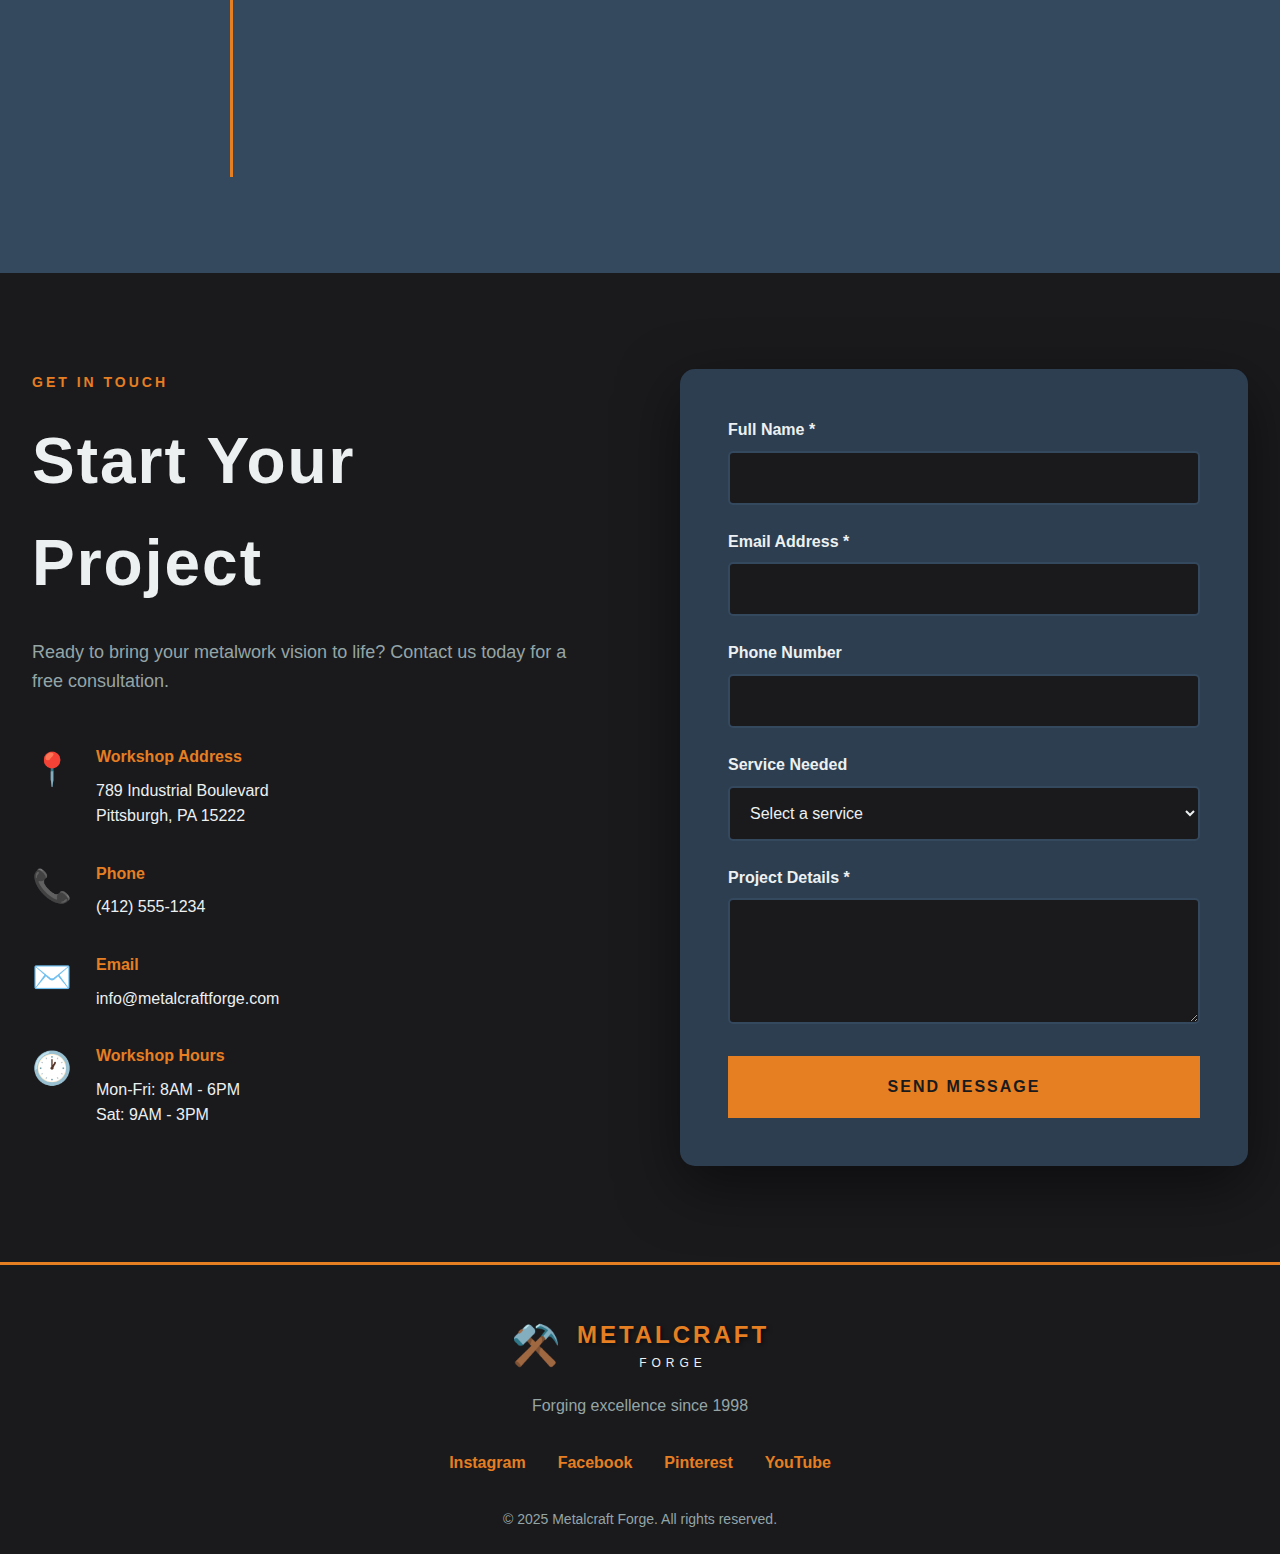
<file: metalcraft-forge/index.html>
<!DOCTYPE html>
<html lang="en">
<head>
    <meta charset="UTF-8">
    <meta name="viewport" content="width=device-width, initial-scale=1.0">
    <meta name="description" content="Metalcraft Forge - Blacksmithing, custom metal fabrication, and artistic metalwork">
    <title>Metalcraft Forge | Forged in Fire & Steel</title>
    <link rel="stylesheet" href="styles.css">
</head>
<body>
    <!-- Navigation -->
    <nav class="topnav" role="navigation" aria-label="Main navigation">
        <div class="nav-content">
            <a href="#" class="logo-link" aria-label="Metalcraft Forge Home">
                <div class="anvil-icon" aria-hidden="true">⚒️</div>
                <div class="logo-text-wrap">
                    <span class="logo-main">METALCRAFT</span>
                    <span class="logo-sub">FORGE</span>
                </div>
            </a>
            <button class="nav-trigger" aria-label="Open navigation menu" aria-expanded="false">
                <span class="bar"></span>
                <span class="bar"></span>
                <span class="bar"></span>
            </button>
            <ul class="nav-links">
                <li><a href="#home" class="nav-link">Home</a></li>
                <li><a href="#craft" class="nav-link">Our Craft</a></li>
                <li><a href="#works" class="nav-link">Portfolio</a></li>
                <li><a href="#services" class="nav-link">Services</a></li>
                <li><a href="#story" class="nav-link">Our Story</a></li>
                <li><a href="#contact" class="nav-link">Contact</a></li>
            </ul>
        </div>
    </nav>

    <!-- Hero Section -->
    <section id="home" class="hero-zone" role="banner">
        <div class="spark-container" aria-hidden="true">
            <div class="spark"></div>
            <div class="spark"></div>
            <div class="spark"></div>
            <div class="spark"></div>
            <div class="spark"></div>
        </div>
        <div class="hero-inner">
            <div class="hero-badge">EST. 1998</div>
            <h1 class="hero-headline">
                <span class="headline-word forge">FORGE</span>
                <span class="headline-word your">YOUR</span>
                <span class="headline-word vision">VISION</span>
            </h1>
            <p class="hero-tagline">Where molten metal meets master craftsmanship</p>
            <div class="hero-actions">
                <a href="#works" class="cta-button primary">View Our Work</a>
                <a href="#contact" class="cta-button secondary">Commission a Piece</a>
            </div>
            <div class="scroll-hint" aria-hidden="true">
                <span class="hint-text">Discover More</span>
                <div class="hint-arrow"></div>
            </div>
        </div>
    </section>

    <!-- Stats Bar -->
    <section class="stats-bar">
        <div class="stats-wrapper">
            <div class="stat-box">
                <span class="stat-value" data-value="25">0</span>
                <span class="stat-label">Years of Excellence</span>
            </div>
            <div class="stat-box">
                <span class="stat-value" data-value="1500">0</span>
                <span class="stat-label">Custom Pieces</span>
            </div>
            <div class="stat-box">
                <span class="stat-value" data-value="50">0</span>
                <span class="stat-label">Awards Won</span>
            </div>
            <div class="stat-box">
                <span class="stat-value" data-value="100">0</span>
                <span class="stat-label">% Satisfaction</span>
            </div>
        </div>
    </section>

    <!-- Craft Section -->
    <section id="craft" class="craft-section">
        <div class="container">
            <div class="split-layout">
                <div class="split-content">
                    <span class="section-label">THE ART OF METALWORK</span>
                    <h2 class="section-title">Mastering Fire & Steel</h2>
                    <p class="intro-text">At Metalcraft Forge, we blend ancient blacksmithing techniques with modern fabrication to create stunning functional art and architectural metalwork.</p>
                    <p>Every hammer strike, every forge weld, and every finishing touch is executed with precision and passion. Our work ranges from delicate ornamental pieces to massive structural installations.</p>
                    <div class="skill-bars">
                        <div class="skill-item">
                            <div class="skill-header">
                                <span>Blacksmithing</span>
                                <span class="skill-percent">95%</span>
                            </div>
                            <div class="skill-progress">
                                <div class="skill-fill" data-width="95"></div>
                            </div>
                        </div>
                        <div class="skill-item">
                            <div class="skill-header">
                                <span>Welding & Fabrication</span>
                                <span class="skill-percent">98%</span>
                            </div>
                            <div class="skill-progress">
                                <div class="skill-fill" data-width="98"></div>
                            </div>
                        </div>
                        <div class="skill-item">
                            <div class="skill-header">
                                <span>Metal Sculpture</span>
                                <span class="skill-percent">92%</span>
                            </div>
                            <div class="skill-progress">
                                <div class="skill-fill" data-width="92"></div>
                            </div>
                        </div>
                    </div>
                </div>
                <div class="split-visual">
                    <div class="visual-card floating">
                        <div class="card-image" role="img" aria-label="Blacksmith forging hot metal">
                            <div class="img-placeholder">🔥</div>
                        </div>
                    </div>
                </div>
            </div>
        </div>
    </section>

    <!-- Portfolio -->
    <section id="works" class="portfolio-section">
        <div class="container">
            <div class="section-header-center">
                <span class="section-label">PORTFOLIO</span>
                <h2 class="section-title">Featured Metalwork</h2>
                <p class="section-desc">Explore our diverse range of custom metalwork projects</p>
            </div>
            <div class="portfolio-grid">
                <article class="portfolio-card" tabindex="0">
                    <div class="card-img-wrap">
                        <div class="img-placeholder">🗡️</div>
                        <div class="card-overlay">
                            <h3>Custom Railings</h3>
                            <p>Hand-forged staircase railings with intricate scrollwork</p>
                            <span class="view-more">View Details →</span>
                        </div>
                    </div>
                </article>
                <article class="portfolio-card" tabindex="0">
                    <div class="card-img-wrap">
                        <div class="img-placeholder">⚔️</div>
                        <div class="card-overlay">
                            <h3>Garden Gates</h3>
                            <p>Ornamental iron gates with nature-inspired designs</p>
                            <span class="view-more">View Details →</span>
                        </div>
                    </div>
                </article>
                <article class="portfolio-card" tabindex="0">
                    <div class="card-img-wrap">
                        <div class="img-placeholder">🛠️</div>
                        <div class="card-overlay">
                            <h3>Fire Pits</h3>
                            <p>Custom outdoor fire features in unique geometric designs</p>
                            <span class="view-more">View Details →</span>
                        </div>
                    </div>
                </article>
                <article class="portfolio-card" tabindex="0">
                    <div class="card-img-wrap">
                        <div class="img-placeholder">⚙️</div>
                        <div class="card-overlay">
                            <h3>Furniture</h3>
                            <p>Industrial-style tables and chairs with clean lines</p>
                            <span class="view-more">View Details →</span>
                        </div>
                    </div>
                </article>
                <article class="portfolio-card" tabindex="0">
                    <div class="card-img-wrap">
                        <div class="img-placeholder">🔨</div>
                        <div class="card-overlay">
                            <h3>Sculptures</h3>
                            <p>Large-scale public art installations</p>
                            <span class="view-more">View Details →</span>
                        </div>
                    </div>
                </article>
                <article class="portfolio-card" tabindex="0">
                    <div class="card-img-wrap">
                        <div class="img-placeholder">⛓️</div>
                        <div class="card-overlay">
                            <h3>Lighting</h3>
                            <p>Hand-forged chandeliers and wall sconces</p>
                            <span class="view-more">View Details →</span>
                        </div>
                    </div>
                </article>
            </div>
        </div>
    </section>

    <!-- Services -->
    <section id="services" class="services-section">
        <div class="container">
            <div class="section-header-center">
                <span class="section-label">WHAT WE DO</span>
                <h2 class="section-title">Our Services</h2>
            </div>
            <div class="services-layout">
                <div class="service-block">
                    <div class="service-number">01</div>
                    <div class="service-icon-wrap">
                        <span class="service-emoji">🏗️</span>
                    </div>
                    <h3>Architectural Metalwork</h3>
                    <p>Custom railings, gates, balconies, and structural elements designed to enhance your property's aesthetic and value.</p>
                    <ul class="service-list">
                        <li>Staircases & Railings</li>
                        <li>Gates & Fencing</li>
                        <li>Balconies & Pergolas</li>
                    </ul>
                </div>
                <div class="service-block">
                    <div class="service-number">02</div>
                    <div class="service-icon-wrap">
                        <span class="service-emoji">🎨</span>
                    </div>
                    <h3>Artistic Fabrication</h3>
                    <p>One-of-a-kind sculptures, wall art, and decorative pieces that showcase the beauty of forged metal.</p>
                    <ul class="service-list">
                        <li>Custom Sculptures</li>
                        <li>Wall Art & Panels</li>
                        <li>Garden Features</li>
                    </ul>
                </div>
                <div class="service-block">
                    <div class="service-number">03</div>
                    <div class="service-icon-wrap">
                        <span class="service-emoji">🪑</span>
                    </div>
                    <h3>Custom Furniture</h3>
                    <p>Industrial and contemporary furniture pieces combining metal with wood, glass, and other materials.</p>
                    <ul class="service-list">
                        <li>Tables & Desks</li>
                        <li>Chairs & Benches</li>
                        <li>Shelving & Storage</li>
                    </ul>
                </div>
                <div class="service-block">
                    <div class="service-number">04</div>
                    <div class="service-icon-wrap">
                        <span class="service-emoji">🔧</span>
                    </div>
                    <h3>Restoration & Repair</h3>
                    <p>Expert restoration of antique metalwork and repair services for damaged metal structures and pieces.</p>
                    <ul class="service-list">
                        <li>Antique Restoration</li>
                        <li>Structural Repairs</li>
                        <li>Refinishing Services</li>
                    </ul>
                </div>
            </div>
        </div>
    </section>

    <!-- Story Section -->
    <section id="story" class="story-section">
        <div class="container">
            <div class="story-grid">
                <div class="story-images">
                    <div class="story-img main-img">
                        <div class="img-placeholder">⚒️</div>
                    </div>
                    <div class="story-img accent-img">
                        <div class="img-placeholder">🔥</div>
                    </div>
                </div>
                <div class="story-content">
                    <span class="section-label">OUR JOURNEY</span>
                    <h2 class="section-title">Built on Tradition</h2>
                    <p class="story-lead">Founded in 1998 by master blacksmith Marcus Steel, Metalcraft Forge has grown from a one-man operation to a premier metalworking studio.</p>
                    <p>What started as a passion for traditional blacksmithing has evolved into a full-service metal fabrication shop. We've stayed true to our roots while embracing modern techniques and technologies.</p>
                    <p>Today, our team of skilled artisans continues to push the boundaries of what's possible with metal, creating pieces that are both timeless and contemporary.</p>
                    <blockquote class="founder-quote">
                        <p>"Every piece of metal has a story waiting to be forged. Our job is to bring that story to life."</p>
                        <footer>— Marcus Steel, Founder & Master Blacksmith</footer>
                    </blockquote>
                </div>
            </div>
        </div>
    </section>

    <!-- Process -->
    <section class="process-section">
        <div class="container">
            <div class="section-header-center">
                <span class="section-label">HOW WE WORK</span>
                <h2 class="section-title">Our Process</h2>
            </div>
            <div class="process-timeline">
                <div class="process-step">
                    <div class="step-marker">1</div>
                    <div class="step-info">
                        <h3>Consultation</h3>
                        <p>We discuss your vision, take measurements, and provide expert recommendations for your project.</p>
                    </div>
                </div>
                <div class="process-step">
                    <div class="step-marker">2</div>
                    <div class="step-info">
                        <h3>Design & Planning</h3>
                        <p>Our team creates detailed drawings and 3D models, selecting the perfect materials for your piece.</p>
                    </div>
                </div>
                <div class="process-step">
                    <div class="step-marker">3</div>
                    <div class="step-info">
                        <h3>Fabrication</h3>
                        <p>Skilled craftsmen forge, weld, and shape your piece using time-honored techniques and modern tools.</p>
                    </div>
                </div>
                <div class="process-step">
                    <div class="step-marker">4</div>
                    <div class="step-info">
                        <h3>Finishing</h3>
                        <p>We apply protective coatings, patinas, or paint to ensure durability and achieve the desired aesthetic.</p>
                    </div>
                </div>
                <div class="process-step">
                    <div class="step-marker">5</div>
                    <div class="step-info">
                        <h3>Installation</h3>
                        <p>Our team handles professional installation and provides care instructions for lasting beauty.</p>
                    </div>
                </div>
            </div>
        </div>
    </section>

    <!-- Contact -->
    <section id="contact" class="contact-section">
        <div class="container">
            <div class="contact-wrapper">
                <div class="contact-left">
                    <span class="section-label">GET IN TOUCH</span>
                    <h2 class="section-title">Start Your Project</h2>
                    <p class="contact-intro">Ready to bring your metalwork vision to life? Contact us today for a free consultation.</p>
                    <div class="contact-details">
                        <div class="contact-detail-item">
                            <span class="detail-icon">📍</span>
                            <div class="detail-text">
                                <strong>Workshop Address</strong>
                                <p>789 Industrial Boulevard<br>Pittsburgh, PA 15222</p>
                            </div>
                        </div>
                        <div class="contact-detail-item">
                            <span class="detail-icon">📞</span>
                            <div class="detail-text">
                                <strong>Phone</strong>
                                <p><a href="tel:+14125551234">(412) 555-1234</a></p>
                            </div>
                        </div>
                        <div class="contact-detail-item">
                            <span class="detail-icon">✉️</span>
                            <div class="detail-text">
                                <strong>Email</strong>
                                <p><a href="mailto:info@metalcraftforge.com">info@metalcraftforge.com</a></p>
                            </div>
                        </div>
                        <div class="contact-detail-item">
                            <span class="detail-icon">🕐</span>
                            <div class="detail-text">
                                <strong>Workshop Hours</strong>
                                <p>Mon-Fri: 8AM - 6PM<br>Sat: 9AM - 3PM</p>
                            </div>
                        </div>
                    </div>
                </div>
                <div class="contact-right">
                    <form class="contact-form" id="contactForm" aria-label="Contact form">
                        <div class="form-field">
                            <label for="name">Full Name *</label>
                            <input type="text" id="name" name="name" required aria-required="true">
                        </div>
                        <div class="form-field">
                            <label for="email">Email Address *</label>
                            <input type="email" id="email" name="email" required aria-required="true">
                        </div>
                        <div class="form-field">
                            <label for="phone">Phone Number</label>
                            <input type="tel" id="phone" name="phone">
                        </div>
                        <div class="form-field">
                            <label for="service">Service Needed</label>
                            <select id="service" name="service">
                                <option value="">Select a service</option>
                                <option value="architectural">Architectural Metalwork</option>
                                <option value="artistic">Artistic Fabrication</option>
                                <option value="furniture">Custom Furniture</option>
                                <option value="restoration">Restoration & Repair</option>
                                <option value="consultation">General Consultation</option>
                            </select>
                        </div>
                        <div class="form-field">
                            <label for="message">Project Details *</label>
                            <textarea id="message" name="message" rows="5" required aria-required="true"></textarea>
                        </div>
                        <button type="submit" class="cta-button primary full">Send Message</button>
                        <div class="form-response" role="alert" aria-live="polite"></div>
                    </form>
                </div>
            </div>
        </div>
    </section>

    <!-- Footer -->
    <footer class="main-footer">
        <div class="container">
            <div class="footer-content">
                <div class="footer-brand">
                    <div class="anvil-icon">⚒️</div>
                    <div class="footer-logo-text">
                        <span class="logo-main">METALCRAFT</span>
                        <span class="logo-sub">FORGE</span>
                    </div>
                </div>
                <p class="footer-tagline">Forging excellence since 1998</p>
                <div class="footer-socials">
                    <a href="#" aria-label="Follow us on Instagram">Instagram</a>
                    <a href="#" aria-label="Follow us on Facebook">Facebook</a>
                    <a href="#" aria-label="Follow us on Pinterest">Pinterest</a>
                    <a href="#" aria-label="Subscribe on YouTube">YouTube</a>
                </div>
                <p class="footer-copy">&copy; 2025 Metalcraft Forge. All rights reserved.</p>
            </div>
        </div>
    </footer>

    <script src="script.js"></script>
</body>
</html>
</file>
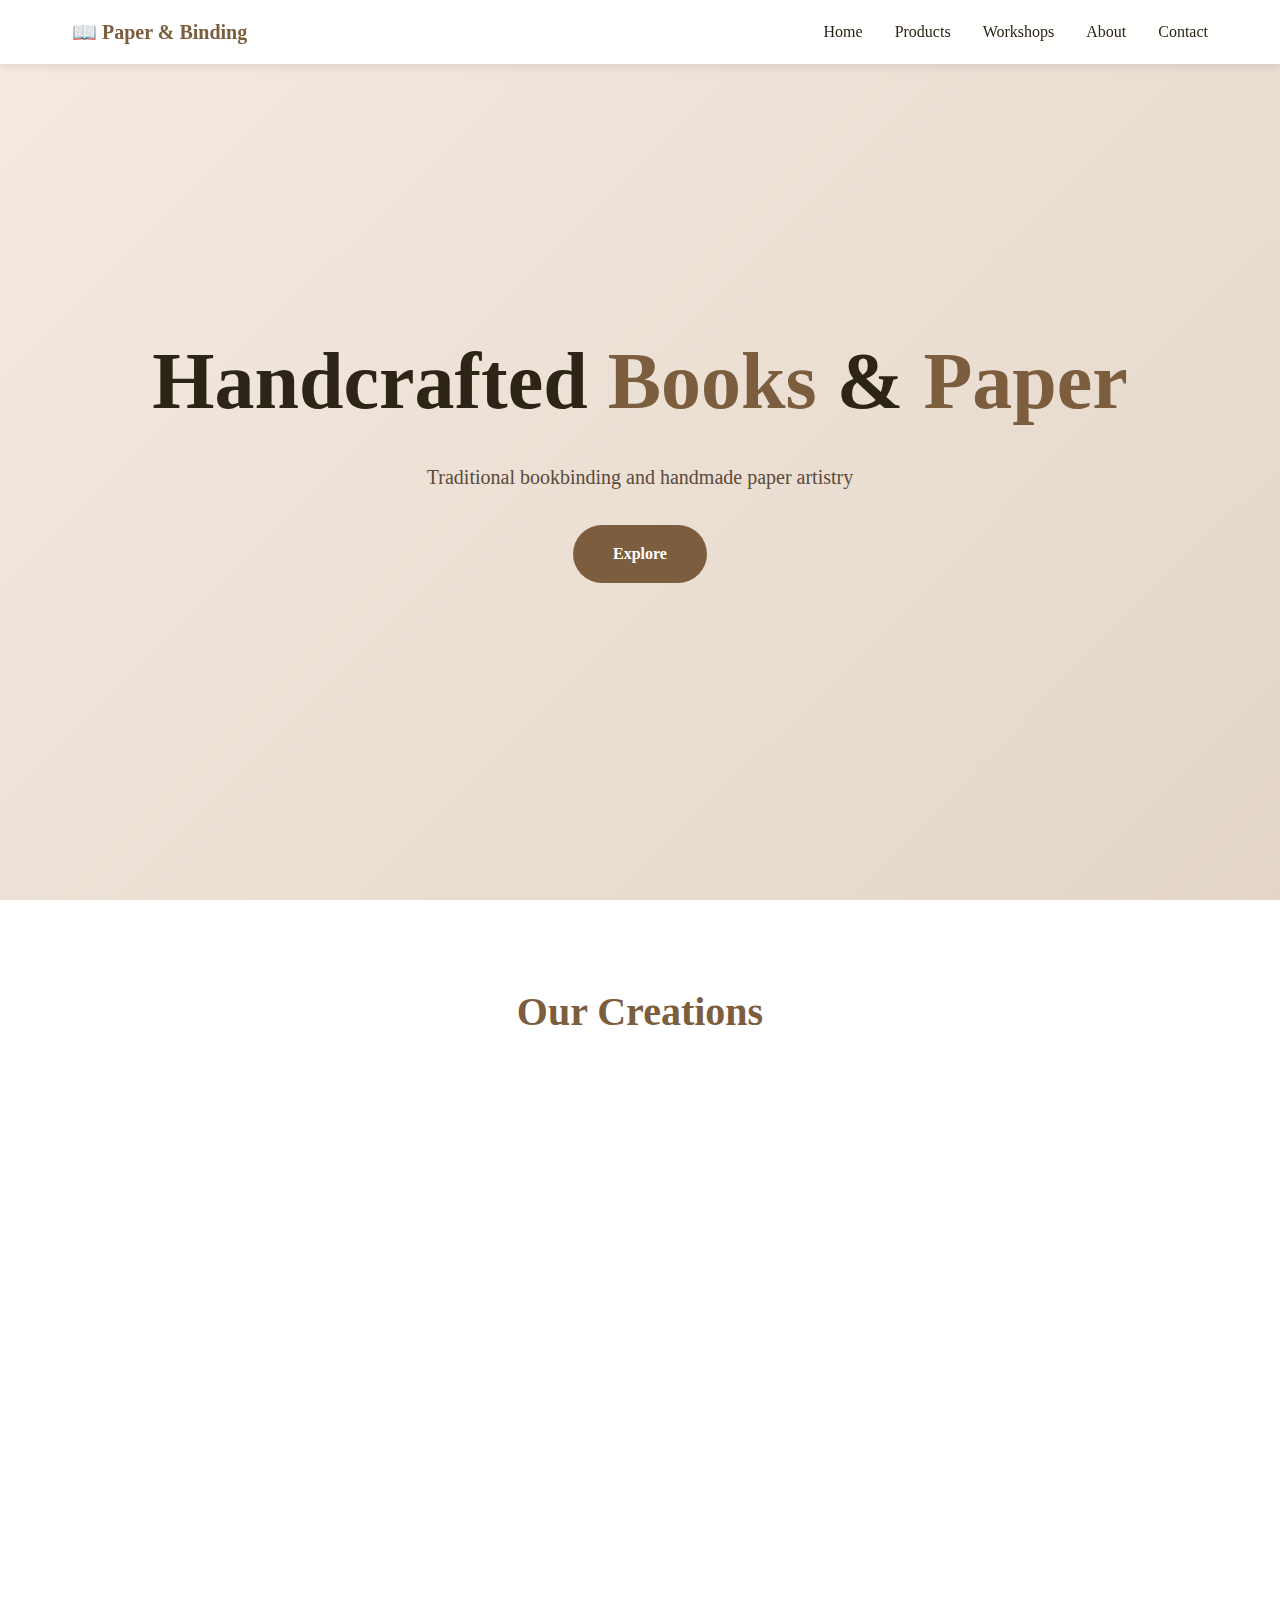
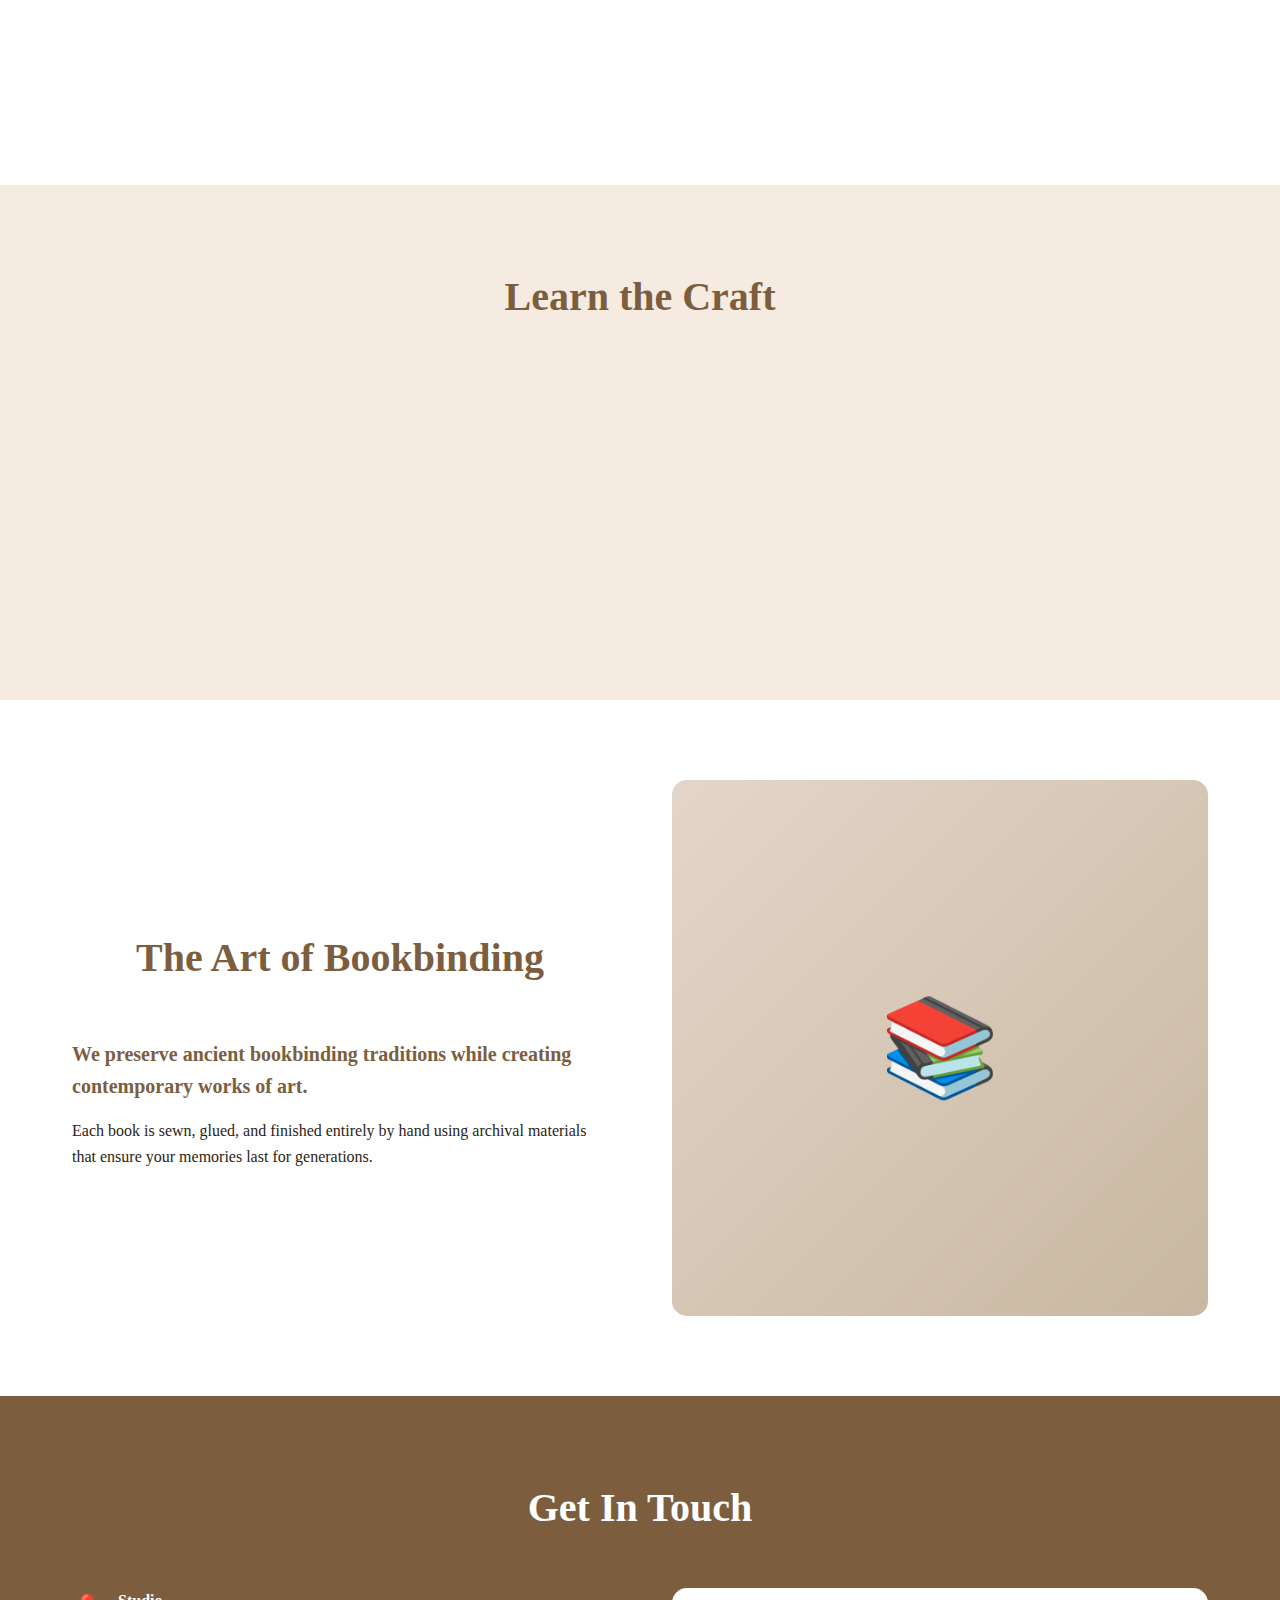
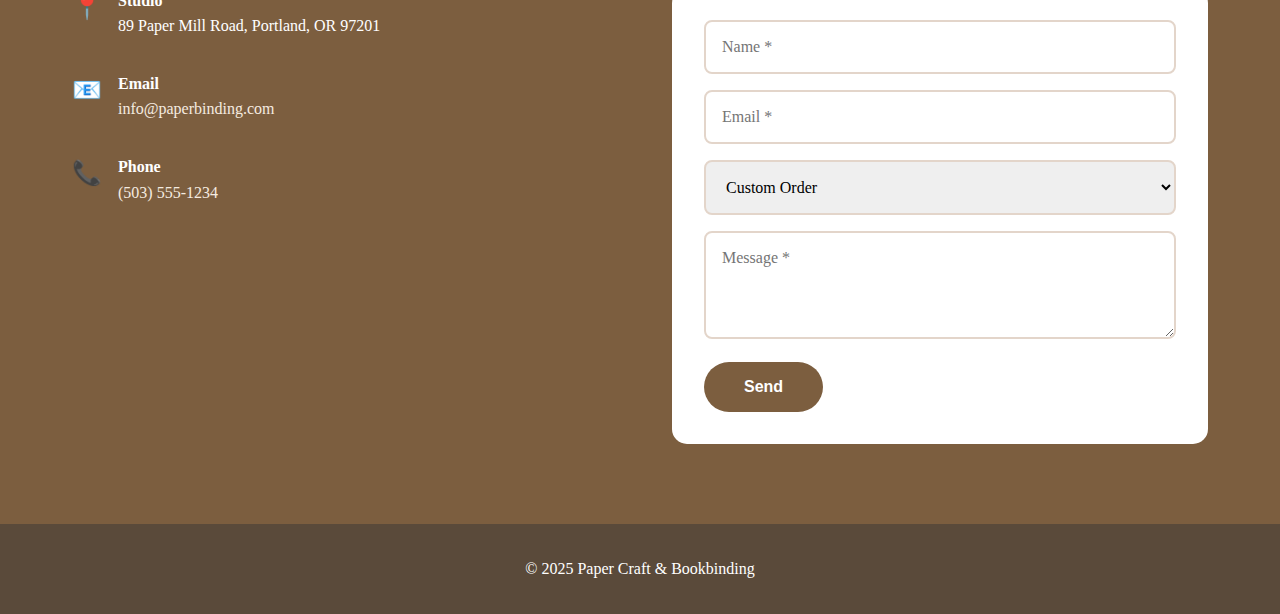
<file: paper-craft-bookbinding/index.html>
<!DOCTYPE html>
<html lang="en">
<head><meta charset="UTF-8"><meta name="viewport" content="width=device-width, initial-scale=1.0"><title>Paper Craft & Bookbinding | Artisan Books</title><link rel="stylesheet" href="styles.css"></head>
<body><nav><div class="nav-inner"><a href="#" class="brand">📖 Paper & Binding</a><button class="toggle"><span></span><span></span><span></span></button><ul class="links"><li><a href="#home">Home</a></li><li><a href="#products">Products</a></li><li><a href="#workshops">Workshops</a></li><li><a href="#about">About</a></li><li><a href="#contact">Contact</a></li></ul></div></nav><section id="home" class="banner"><h1>Handcrafted <span>Books</span> & <span>Paper</span></h1><p>Traditional bookbinding and handmade paper artistry</p><a href="#products" class="button">Explore</a></section><section id="products" class="products"><div class="content"><h2>Our Creations</h2><div class="product-grid"><div class="product"><div class="icon">📔</div><h3>Custom Journals</h3><p>Hand-bound leather journals</p><span>From $65</span></div><div class="product"><div class="icon">📓</div><h3>Notebooks</h3><p>Artisan paper notebooks</p><span>From $35</span></div><div class="product"><div class="icon">🎨</div><h3>Art Books</h3><p>Artist portfolios</p><span>From $120</span></div><div class="product"><div class="icon">💒</div><h3>Wedding Books</h3><p>Guest books & albums</p><span>From $95</span></div><div class="product"><div class="icon">🎁</div><h3>Gift Sets</h3><p>Stationery collections</p><span>From $48</span></div><div class="product"><div class="icon">✉️</div><h3>Cards & Paper</h3><p>Handmade paper goods</p><span>From $8</span></div></div></div></section><section id="workshops" class="workshops"><div class="content"><h2>Learn the Craft</h2><div class="class-list"><div class="class-item"><h3>Bookbinding Basics</h3><p>5-week course covering essential binding techniques</p><div class="class-footer"><span>$320</span><button class="btn-join">Join</button></div></div><div class="class-item"><h3>Papermaking Workshop</h3><p>Weekend intensive on handmade paper creation</p><div class="class-footer"><span>$220</span><button class="btn-join">Join</button></div></div><div class="class-item"><h3>Advanced Binding</h3><p>Master coptic, long-stitch and case binding</p><div class="class-footer"><span>$450</span><button class="btn-join">Join</button></div></div></div></div></section><section id="about" class="about"><div class="content"><div class="about-cols"><div><h2>The Art of Bookbinding</h2><p class="highlight">We preserve ancient bookbinding traditions while creating contemporary works of art.</p><p>Each book is sewn, glued, and finished entirely by hand using archival materials that ensure your memories last for generations.</p></div><div class="about-img">📚</div></div></div></section><section id="contact" class="contact"><div class="content"><h2>Get In Touch</h2><div class="contact-cols"><div class="contact-info"><div class="info-box"><span>📍</span><div><strong>Studio</strong><p>89 Paper Mill Road, Portland, OR 97201</p></div></div><div class="info-box"><span>📧</span><div><strong>Email</strong><p><a href="mailto:info@paperbinding.com">info@paperbinding.com</a></p></div></div><div class="info-box"><span>📞</span><div><strong>Phone</strong><p><a href="tel:+15035551234">(503) 555-1234</a></p></div></div></div><form id="contactForm"><input type="text" placeholder="Name *" required><input type="email" placeholder="Email *" required><select><option>Custom Order</option><option>Workshop Inquiry</option><option>Wholesale</option></select><textarea placeholder="Message *" rows="4" required></textarea><button type="submit" class="button">Send</button><div class="status"></div></form></div></div></section><footer><p>&copy; 2025 Paper Craft & Bookbinding</p></footer><script src="script.js"></script></body></html>
</file>
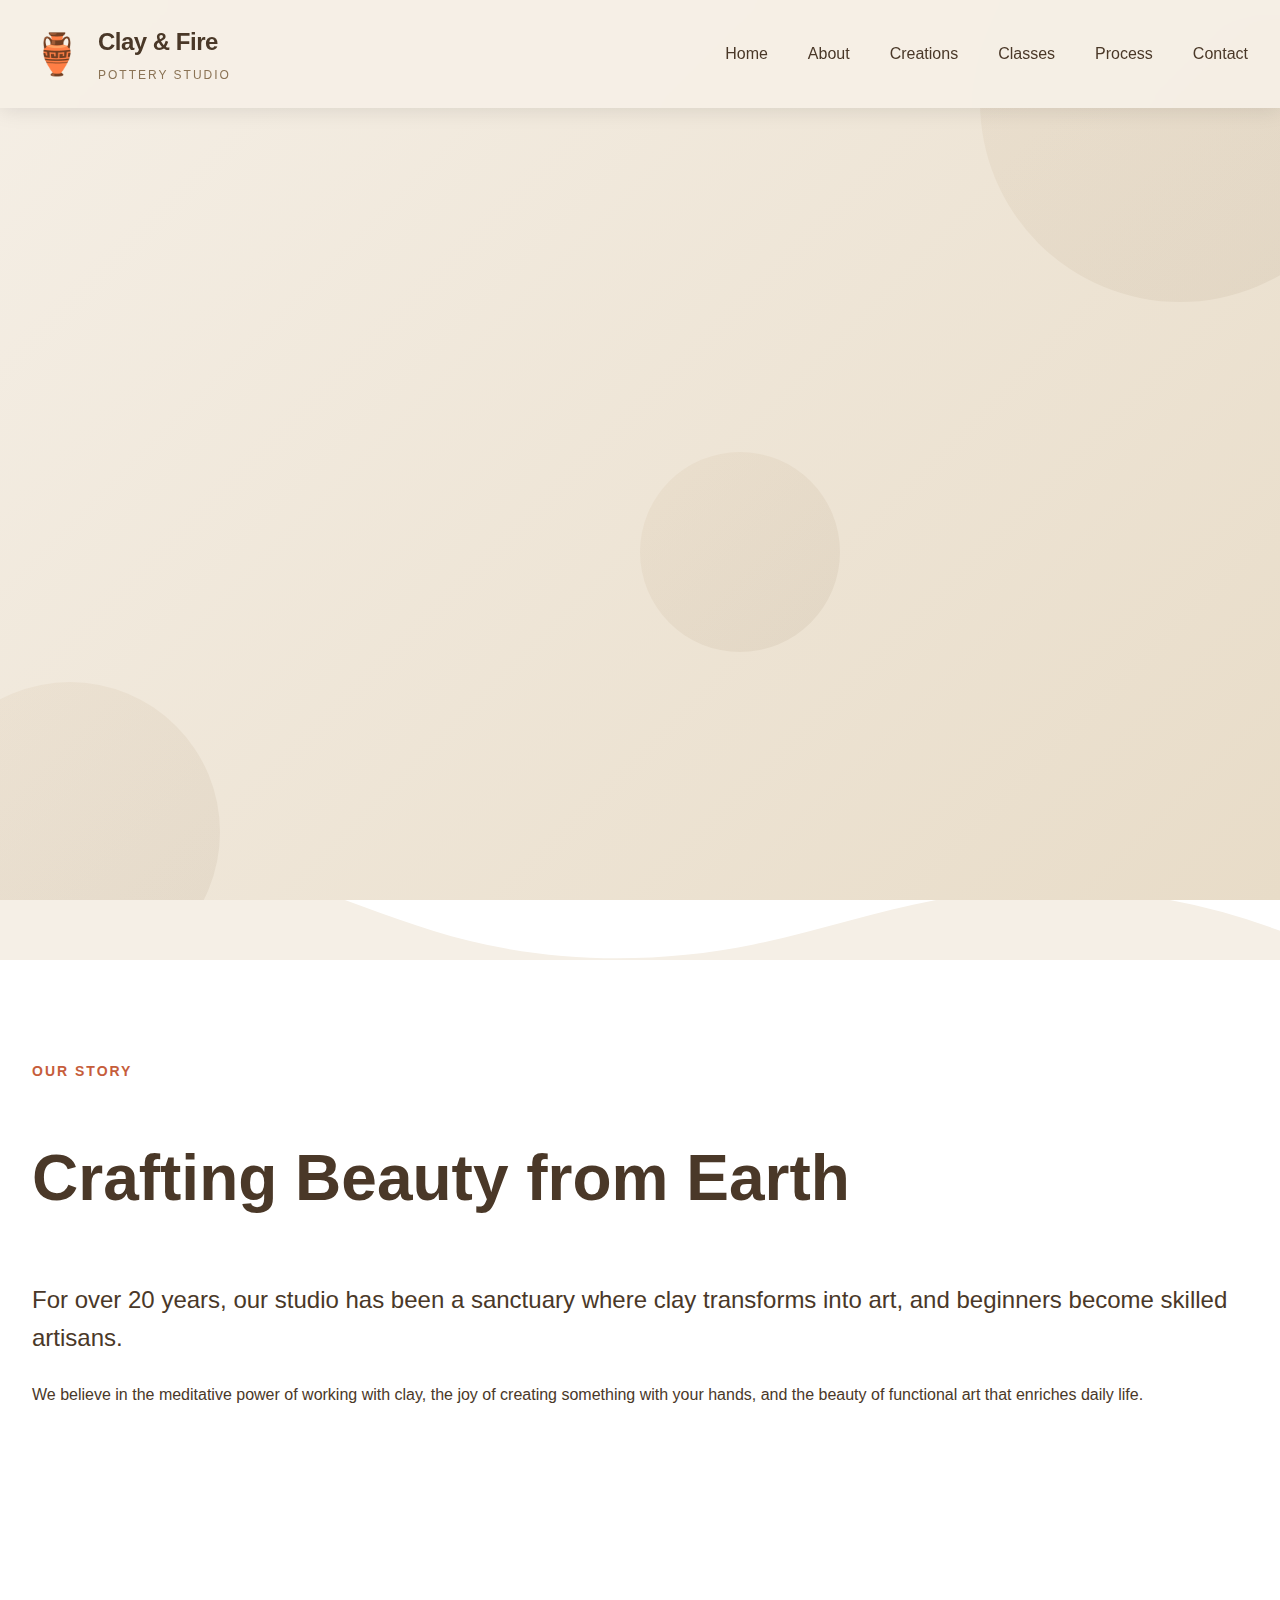
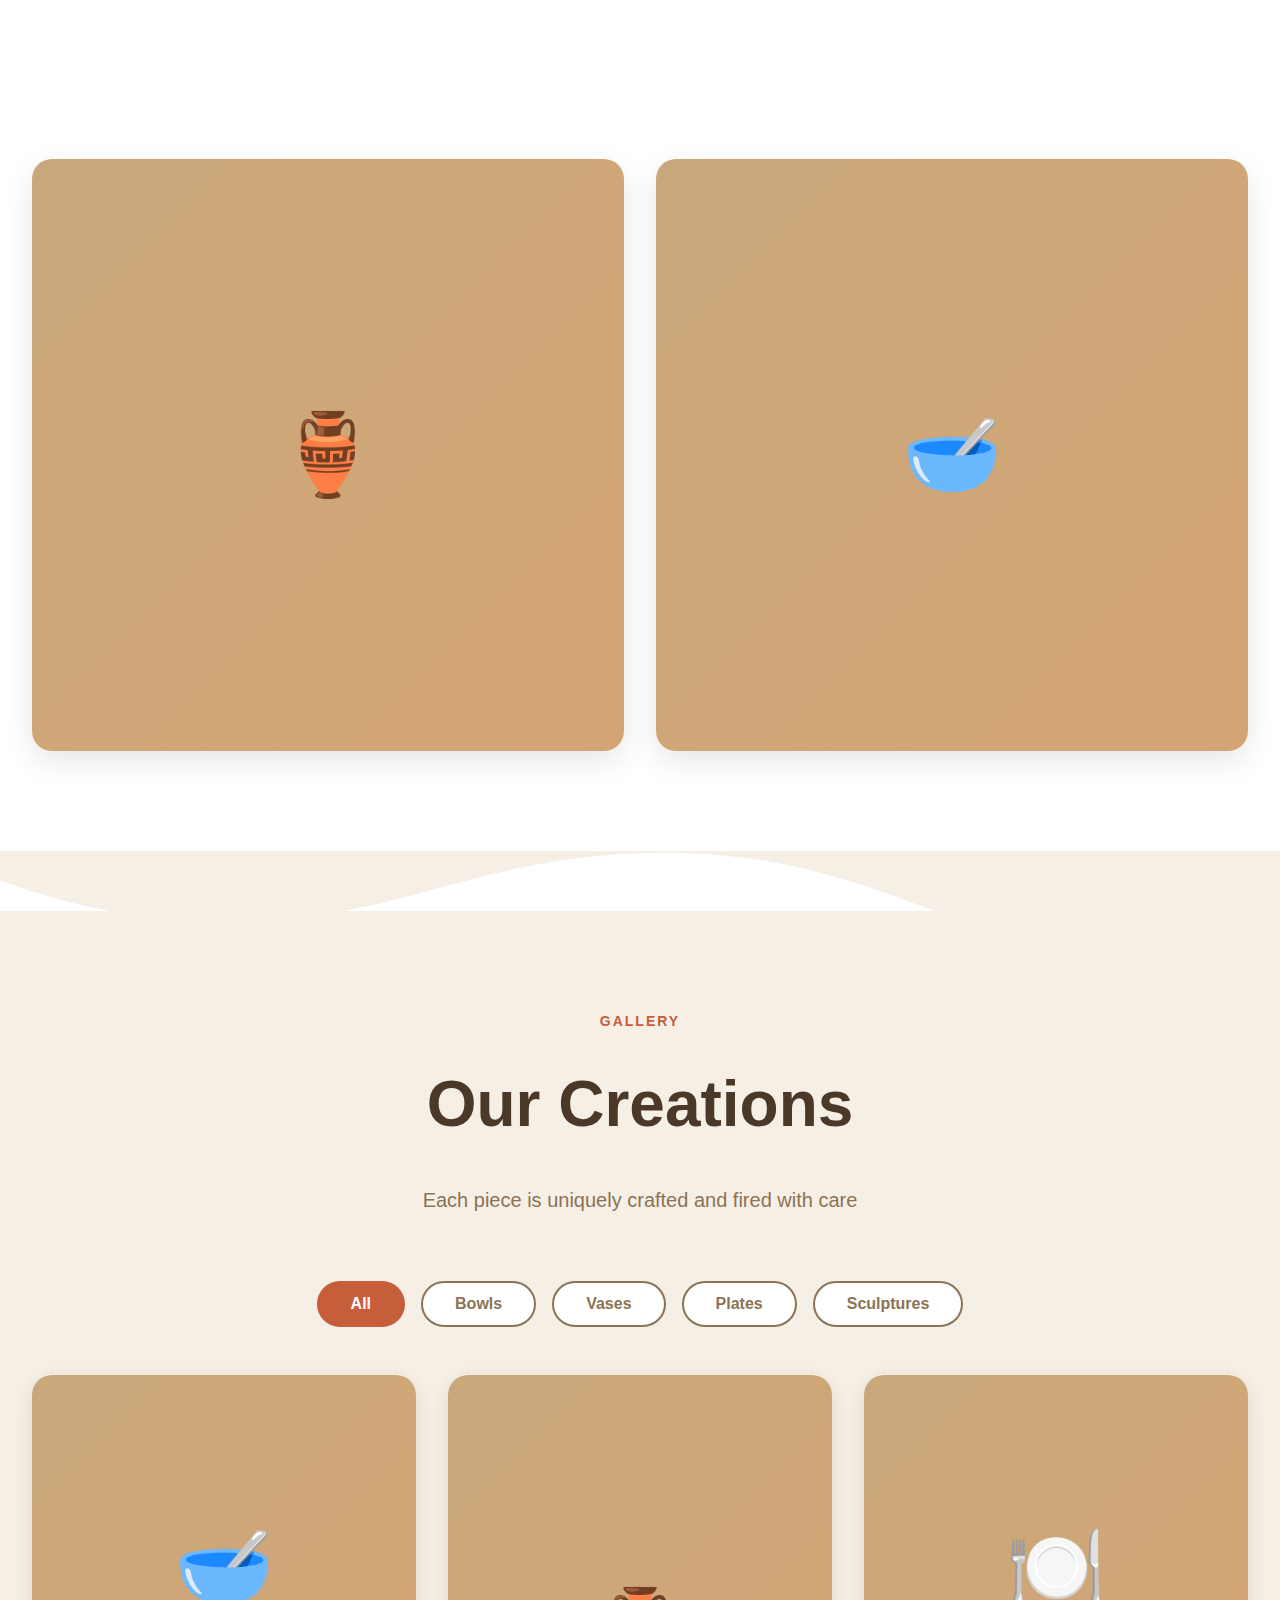
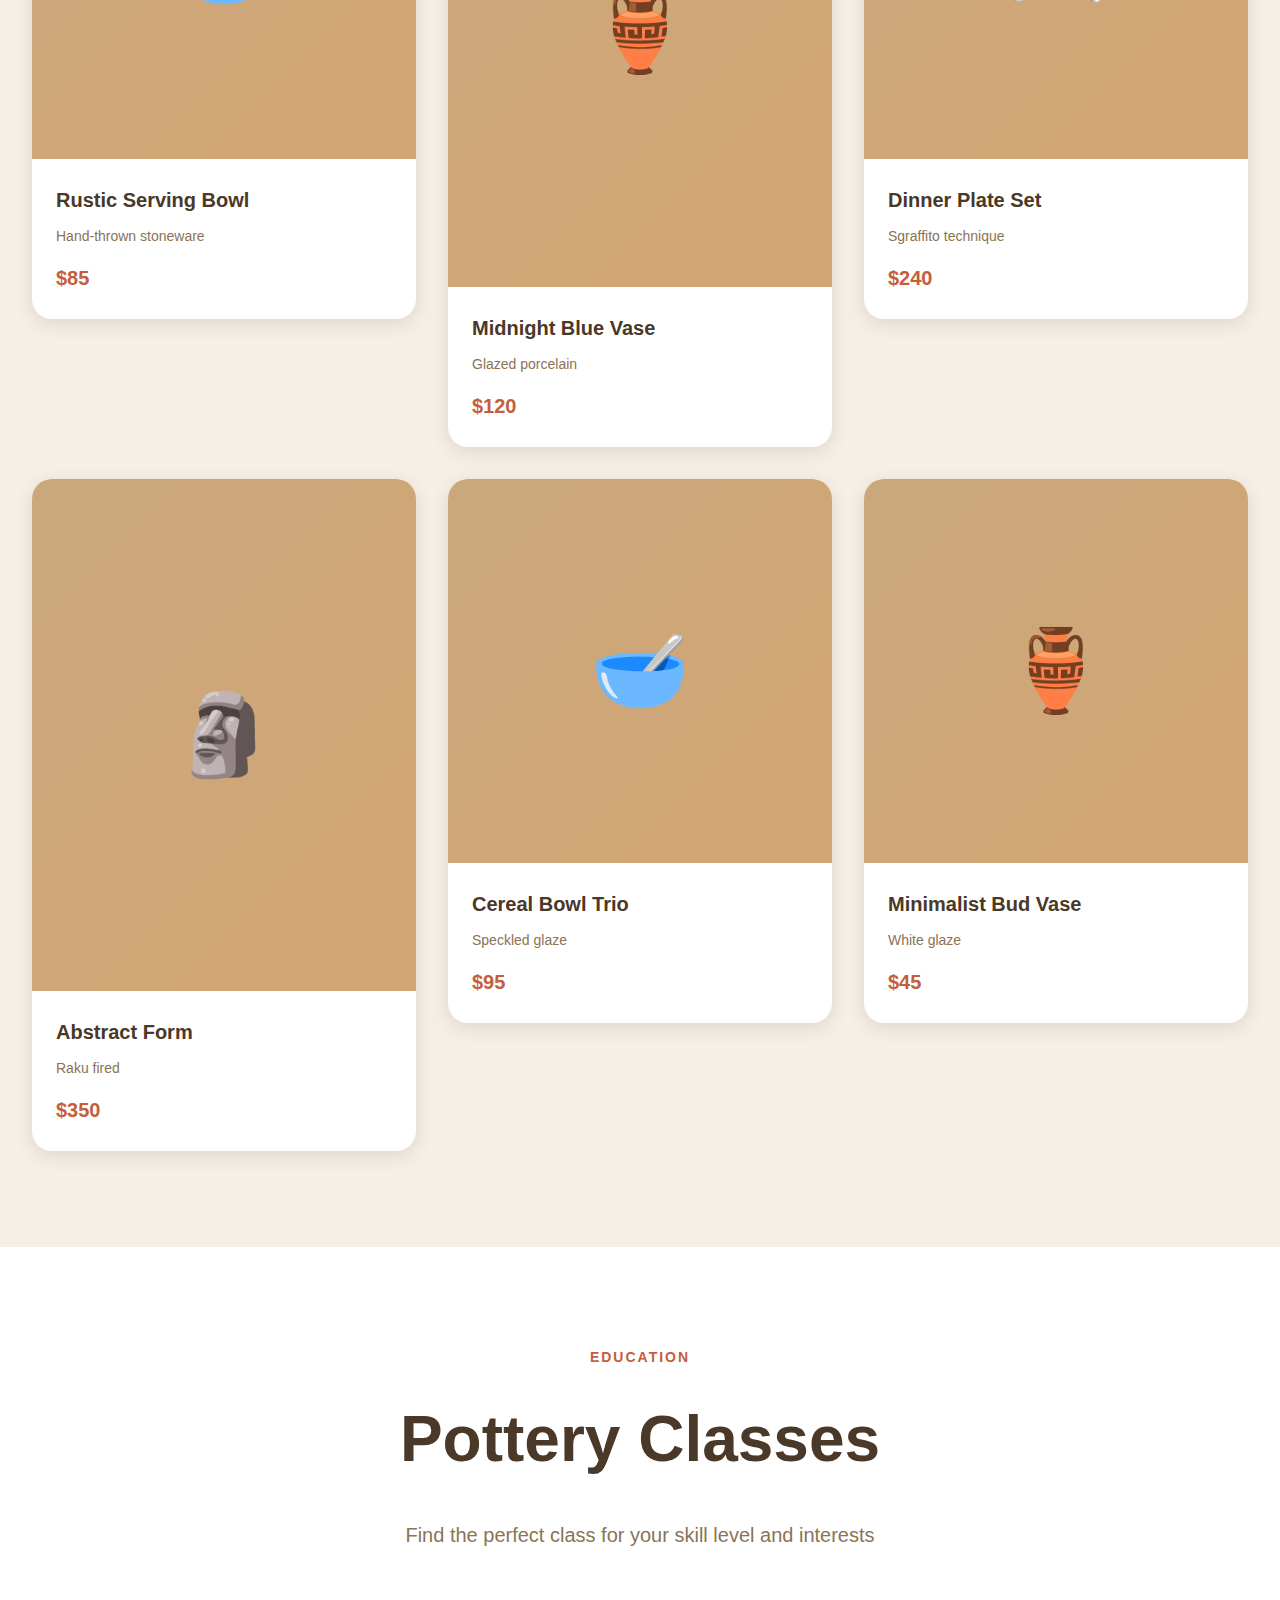
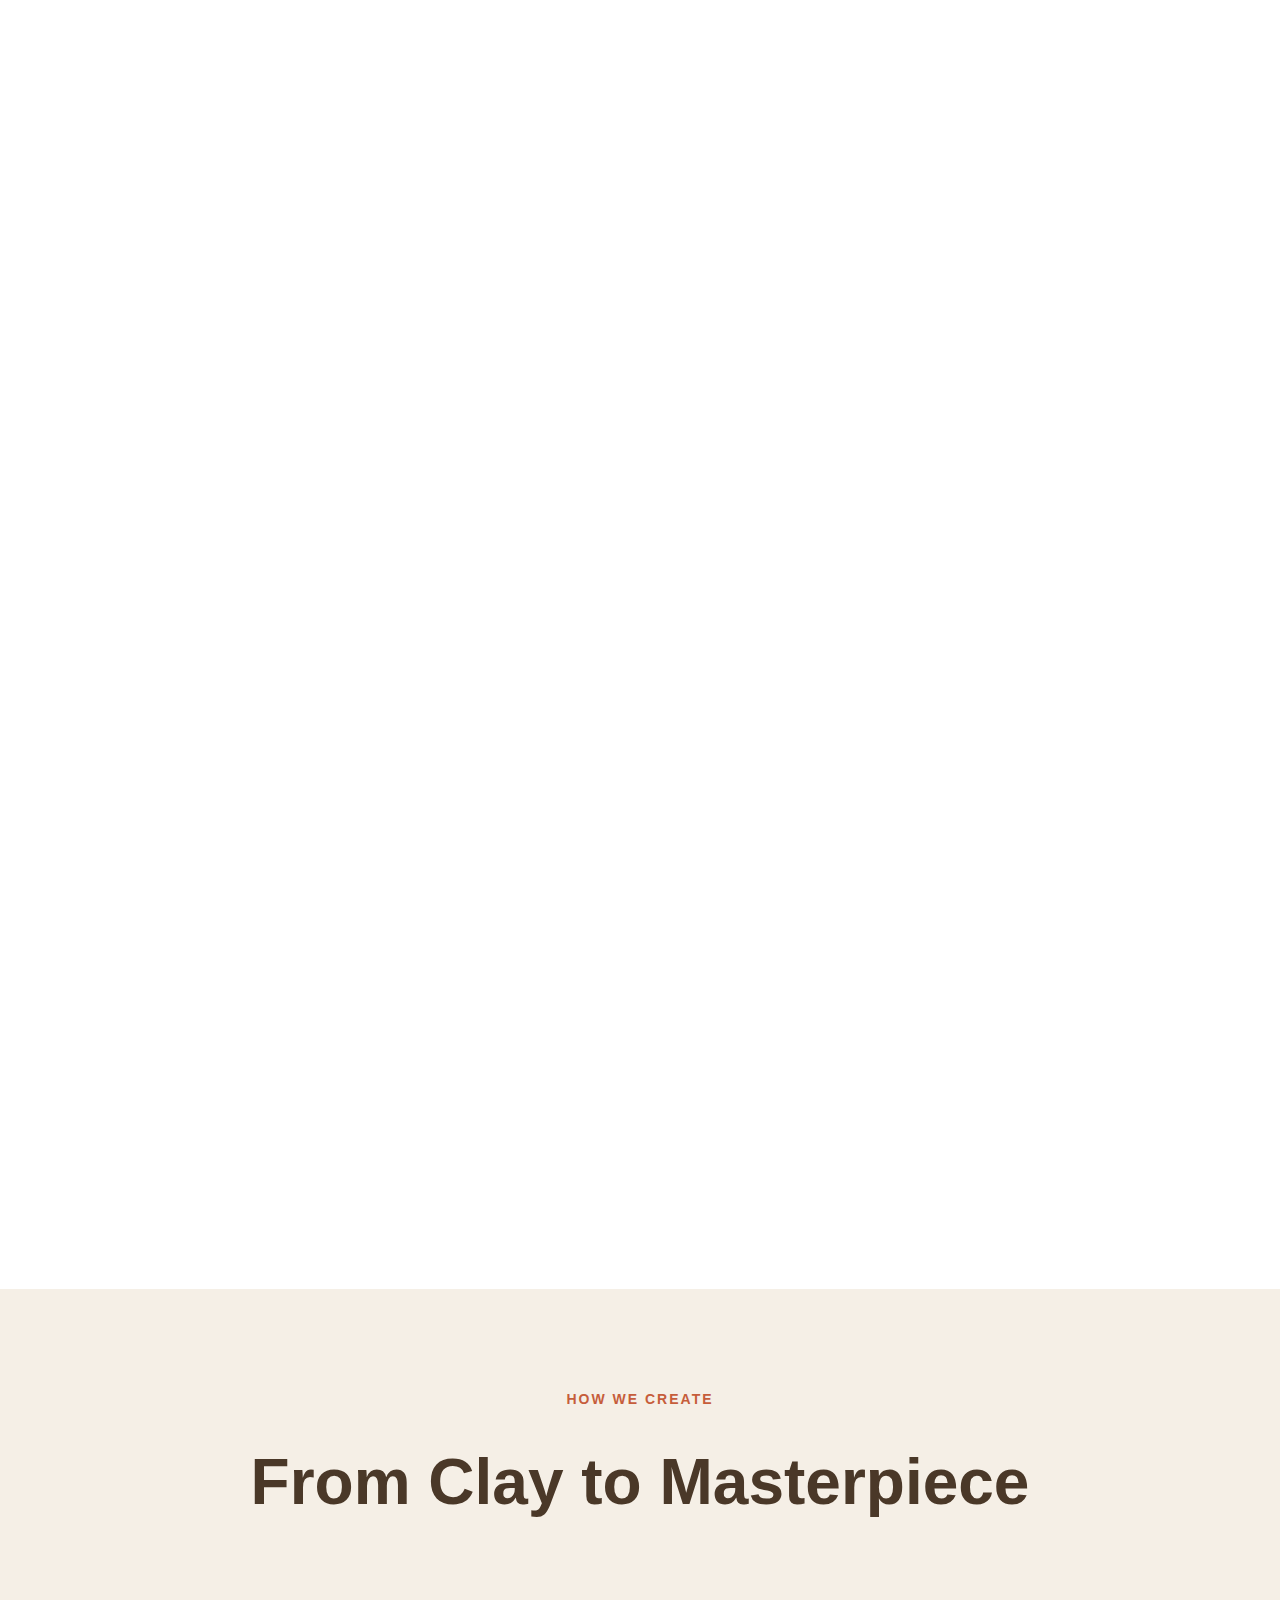
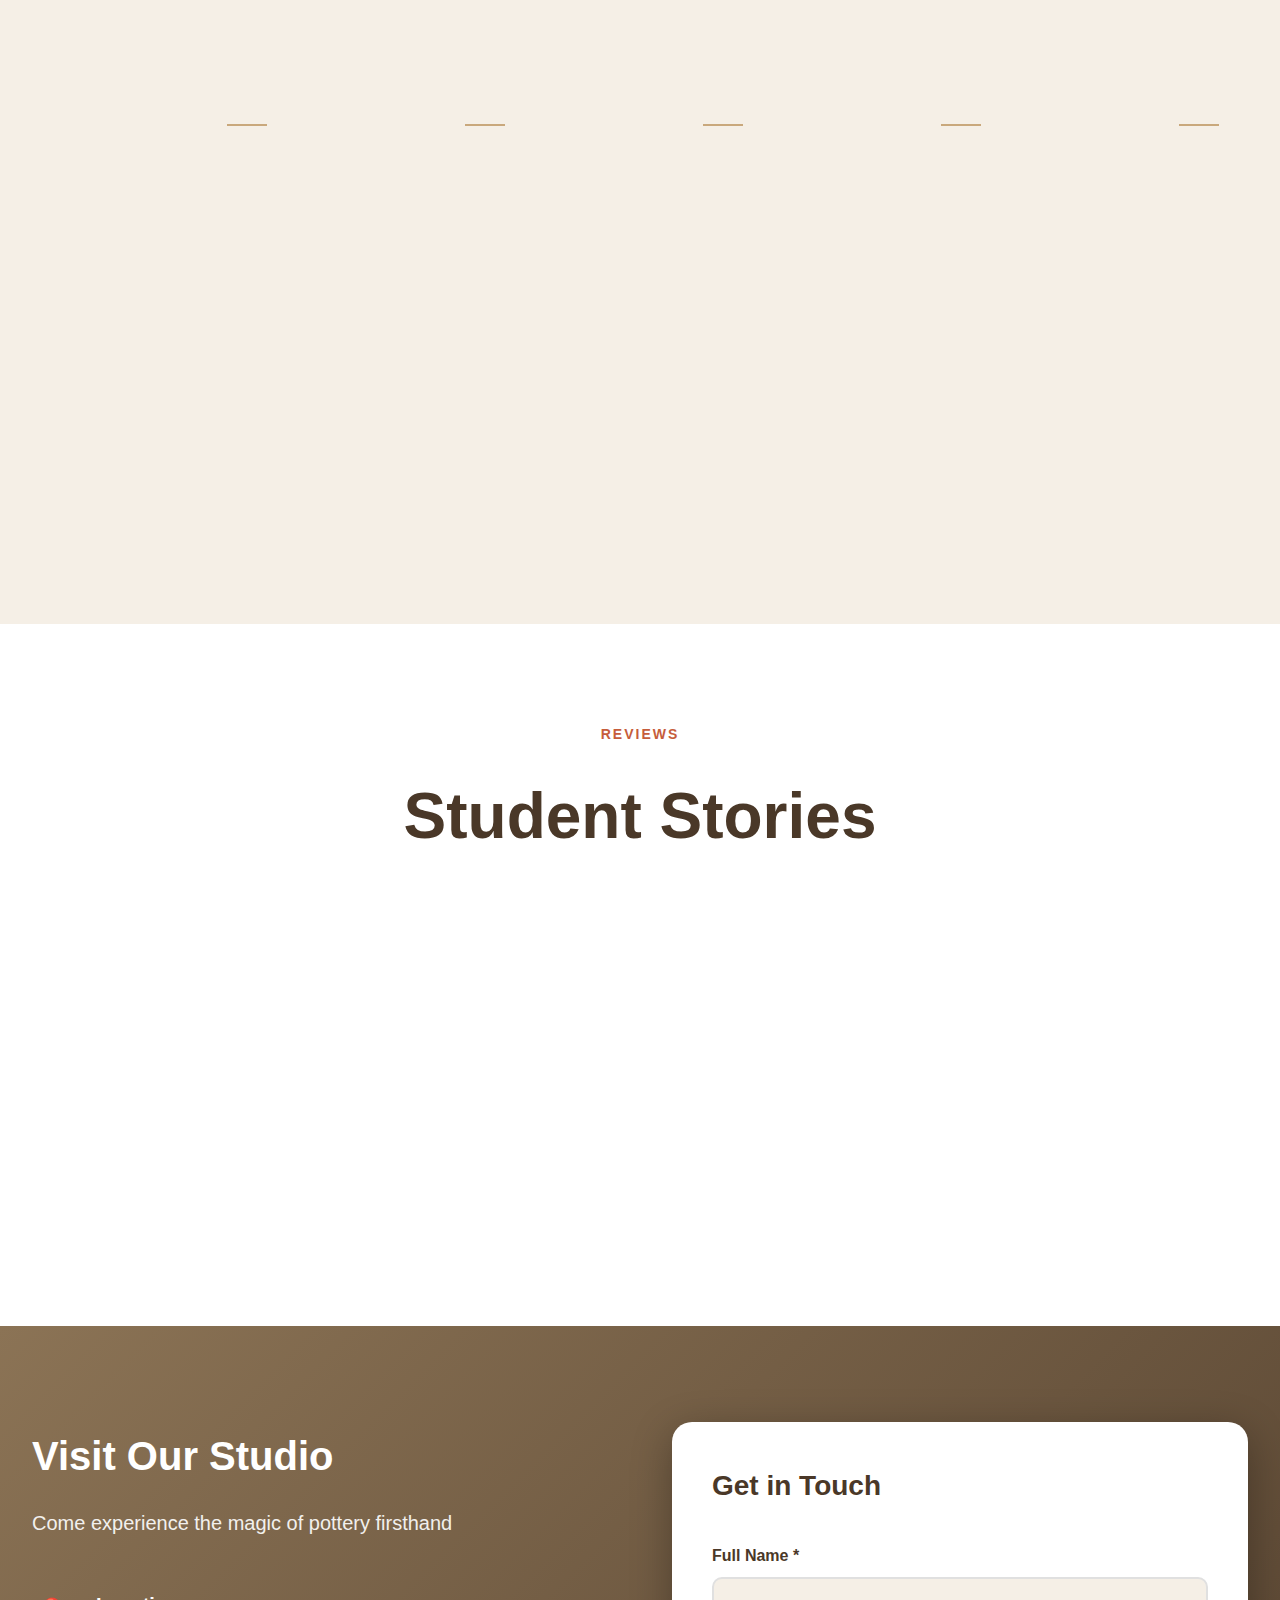
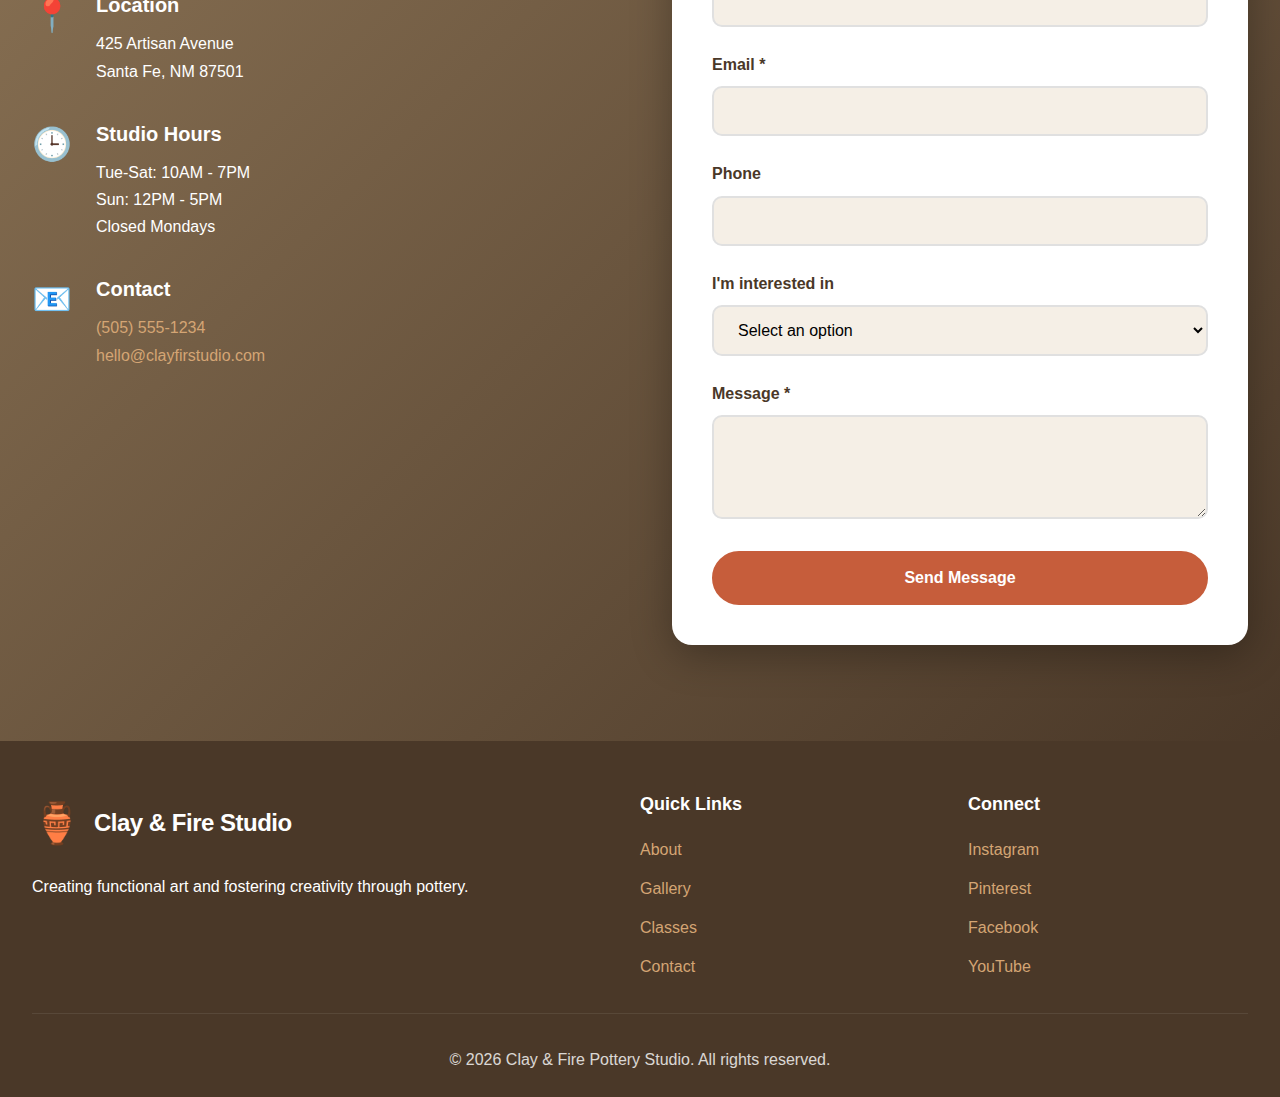
<file: pottery-ceramics-studio/index.html>
<!DOCTYPE html>
<html lang="en">
<head>
    <meta charset="UTF-8">
    <meta name="viewport" content="width=device-width, initial-scale=1.0">
    <meta name="description" content="Pottery & Ceramics Studio - Handcrafted pottery, ceramic art, and pottery classes">
    <title>Pottery & Ceramics Studio | Art in Clay</title>
    <link rel="stylesheet" href="styles.css">
</head>
<body>
    <!-- Header -->
    <header class="header">
        <nav class="nav" role="navigation" aria-label="Main navigation">
            <div class="nav-wrapper">
                <a href="#" class="brand" aria-label="Pottery & Ceramics Studio Home">
                    <span class="brand-icon">🏺</span>
                    <div class="brand-text">
                        <span class="brand-name">Clay & Fire</span>
                        <span class="brand-tagline">Pottery Studio</span>
                    </div>
                </a>
                <button class="hamburger" aria-label="Toggle menu" aria-expanded="false">
                    <span class="line"></span>
                    <span class="line"></span>
                    <span class="line"></span>
                </button>
                <ul class="menu">
                    <li><a href="#home">Home</a></li>
                    <li><a href="#about">About</a></li>
                    <li><a href="#creations">Creations</a></li>
                    <li><a href="#classes">Classes</a></li>
                    <li><a href="#process">Process</a></li>
                    <li><a href="#contact">Contact</a></li>
                </ul>
            </div>
        </nav>
    </header>

    <!-- Hero -->
    <section id="home" class="hero-section" role="banner">
        <div class="hero-circles" aria-hidden="true">
            <div class="circle circle-1"></div>
            <div class="circle circle-2"></div>
            <div class="circle circle-3"></div>
        </div>
        <div class="hero-container">
            <div class="hero-text">
                <h1 class="hero-heading">
                    <span class="word">Shape</span>
                    <span class="word">Your</span>
                    <span class="word">Vision</span>
                </h1>
                <p class="hero-description">Where earth, water, and fire meet artistic expression</p>
                <div class="hero-buttons">
                    <a href="#classes" class="btn-rounded btn-filled">Join a Class</a>
                    <a href="#creations" class="btn-rounded btn-outlined">View Gallery</a>
                </div>
            </div>
            <div class="hero-visual">
                <div class="spinning-wheel" aria-label="Pottery wheel spinning">
                    <div class="wheel-base"></div>
                    <div class="clay-form"></div>
                </div>
            </div>
        </div>
    </section>

    <!-- About -->
    <section id="about" class="about-section">
        <div class="wave-divider top" aria-hidden="true"></div>
        <div class="content-wrapper">
            <div class="about-content">
                <span class="label">Our Story</span>
                <h2 class="section-heading">Crafting Beauty from Earth</h2>
                <p class="large-text">For over 20 years, our studio has been a sanctuary where clay transforms into art, and beginners become skilled artisans.</p>
                <p>We believe in the meditative power of working with clay, the joy of creating something with your hands, and the beauty of functional art that enriches daily life.</p>
                <div class="features-grid">
                    <div class="feature-box">
                        <span class="feature-icon">👨‍🎨</span>
                        <h3>Expert Instruction</h3>
                        <p>Learn from master ceramicists</p>
                    </div>
                    <div class="feature-box">
                        <span class="feature-icon">🎯</span>
                        <h3>All Skill Levels</h3>
                        <p>From beginner to advanced</p>
                    </div>
                    <div class="feature-box">
                        <span class="feature-icon">🏆</span>
                        <h3>Award Winning</h3>
                        <p>Recognized nationally</p>
                    </div>
                </div>
            </div>
            <div class="about-images">
                <div class="image-card card-1 float">
                    <div class="placeholder-img" role="img" aria-label="Potter shaping clay on wheel">🏺</div>
                </div>
                <div class="image-card card-2 float-delayed">
                    <div class="placeholder-img" role="img" aria-label="Finished ceramic bowls">🥣</div>
                </div>
            </div>
        </div>
        <div class="wave-divider bottom" aria-hidden="true"></div>
    </section>

    <!-- Creations Gallery -->
    <section id="creations" class="gallery-section">
        <div class="content-wrapper">
            <div class="section-header">
                <span class="label">Gallery</span>
                <h2 class="section-heading centered">Our Creations</h2>
                <p class="section-description">Each piece is uniquely crafted and fired with care</p>
            </div>
            <div class="filter-tabs" role="tablist" aria-label="Filter gallery by type">
                <button class="filter-btn active" role="tab" aria-selected="true" data-filter="all">All</button>
                <button class="filter-btn" role="tab" aria-selected="false" data-filter="bowls">Bowls</button>
                <button class="filter-btn" role="tab" aria-selected="false" data-filter="vases">Vases</button>
                <button class="filter-btn" role="tab" aria-selected="false" data-filter="plates">Plates</button>
                <button class="filter-btn" role="tab" aria-selected="false" data-filter="sculptures">Sculptures</button>
            </div>
            <div class="masonry-grid" role="region" aria-live="polite">
                <div class="masonry-item" data-category="bowls">
                    <div class="item-card">
                        <div class="item-image">
                            <div class="placeholder-img">🥣</div>
                        </div>
                        <div class="item-info">
                            <h3>Rustic Serving Bowl</h3>
                            <p class="item-technique">Hand-thrown stoneware</p>
                            <span class="item-price">$85</span>
                        </div>
                    </div>
                </div>
                <div class="masonry-item" data-category="vases">
                    <div class="item-card">
                        <div class="item-image tall">
                            <div class="placeholder-img">🏺</div>
                        </div>
                        <div class="item-info">
                            <h3>Midnight Blue Vase</h3>
                            <p class="item-technique">Glazed porcelain</p>
                            <span class="item-price">$120</span>
                        </div>
                    </div>
                </div>
                <div class="masonry-item" data-category="plates">
                    <div class="item-card">
                        <div class="item-image">
                            <div class="placeholder-img">🍽️</div>
                        </div>
                        <div class="item-info">
                            <h3>Dinner Plate Set</h3>
                            <p class="item-technique">Sgraffito technique</p>
                            <span class="item-price">$240</span>
                        </div>
                    </div>
                </div>
                <div class="masonry-item" data-category="sculptures">
                    <div class="item-card">
                        <div class="item-image tall">
                            <div class="placeholder-img">🗿</div>
                        </div>
                        <div class="item-info">
                            <h3>Abstract Form</h3>
                            <p class="item-technique">Raku fired</p>
                            <span class="item-price">$350</span>
                        </div>
                    </div>
                </div>
                <div class="masonry-item" data-category="bowls">
                    <div class="item-card">
                        <div class="item-image">
                            <div class="placeholder-img">🥣</div>
                        </div>
                        <div class="item-info">
                            <h3>Cereal Bowl Trio</h3>
                            <p class="item-technique">Speckled glaze</p>
                            <span class="item-price">$95</span>
                        </div>
                    </div>
                </div>
                <div class="masonry-item" data-category="vases">
                    <div class="item-card">
                        <div class="item-image">
                            <div class="placeholder-img">🏺</div>
                        </div>
                        <div class="item-info">
                            <h3>Minimalist Bud Vase</h3>
                            <p class="item-technique">White glaze</p>
                            <span class="item-price">$45</span>
                        </div>
                    </div>
                </div>
            </div>
        </div>
    </section>

    <!-- Classes -->
    <section id="classes" class="classes-section">
        <div class="content-wrapper">
            <div class="section-header">
                <span class="label">Education</span>
                <h2 class="section-heading centered">Pottery Classes</h2>
                <p class="section-description">Find the perfect class for your skill level and interests</p>
            </div>
            <div class="classes-carousel">
                <div class="carousel-track">
                    <article class="class-card slide-in">
                        <div class="class-header">
                            <span class="class-level beginner">Beginner</span>
                            <span class="class-duration">6 weeks</span>
                        </div>
                        <h3>Introduction to Wheel Throwing</h3>
                        <p>Learn the fundamentals of centering, pulling, and shaping clay on the potter's wheel.</p>
                        <ul class="class-includes">
                            <li>All materials included</li>
                            <li>6 x 2-hour sessions</li>
                            <li>Take home your creations</li>
                            <li>Small class size (max 8)</li>
                        </ul>
                        <div class="class-footer">
                            <span class="class-price">$350</span>
                            <button class="btn-small btn-filled">Enroll Now</button>
                        </div>
                    </article>
                    <article class="class-card slide-in">
                        <div class="class-header">
                            <span class="class-level intermediate">Intermediate</span>
                            <span class="class-duration">8 weeks</span>
                        </div>
                        <h3>Advanced Throwing Techniques</h3>
                        <p>Master complex forms, lids, handles, and spouts with expert guidance.</p>
                        <ul class="class-includes">
                            <li>Prerequisite: Beginner course</li>
                            <li>8 x 2.5-hour sessions</li>
                            <li>Glazing techniques</li>
                            <li>Portfolio development</li>
                        </ul>
                        <div class="class-footer">
                            <span class="class-price">$480</span>
                            <button class="btn-small btn-filled">Enroll Now</button>
                        </div>
                    </article>
                    <article class="class-card slide-in">
                        <div class="class-header">
                            <span class="class-level beginner">Beginner</span>
                            <span class="class-duration">4 weeks</span>
                        </div>
                        <h3>Hand-Building Essentials</h3>
                        <p>Create beautiful pieces using pinch, coil, and slab techniques.</p>
                        <ul class="class-includes">
                            <li>No experience needed</li>
                            <li>4 x 2-hour sessions</li>
                            <li>Multiple techniques</li>
                            <li>Surface decoration</li>
                        </ul>
                        <div class="class-footer">
                            <span class="class-price">$280</span>
                            <button class="btn-small btn-filled">Enroll Now</button>
                        </div>
                    </article>
                    <article class="class-card slide-in">
                        <div class="class-header">
                            <span class="class-level advanced">Advanced</span>
                            <span class="class-duration">10 weeks</span>
                        </div>
                        <h3>Glaze Chemistry Workshop</h3>
                        <p>Dive deep into glaze formulation, mixing, and application techniques.</p>
                        <ul class="class-includes">
                            <li>For experienced potters</li>
                            <li>10 x 3-hour sessions</li>
                            <li>Lab access included</li>
                            <li>Create custom glazes</li>
                        </ul>
                        <div class="class-footer">
                            <span class="class-price">$650</span>
                            <button class="btn-small btn-filled">Enroll Now</button>
                        </div>
                    </article>
                </div>
                <div class="carousel-nav" role="group" aria-label="Class navigation">
                    <button class="carousel-btn prev" aria-label="Previous class">←</button>
                    <button class="carousel-btn next" aria-label="Next class">→</button>
                </div>
            </div>
        </div>
    </section>

    <!-- Process -->
    <section id="process" class="process-section">
        <div class="content-wrapper">
            <div class="section-header">
                <span class="label">How We Create</span>
                <h2 class="section-heading centered">From Clay to Masterpiece</h2>
            </div>
            <div class="steps-container">
                <div class="step-item">
                    <div class="step-visual">
                        <div class="step-circle">
                            <span class="step-num">1</span>
                        </div>
                    </div>
                    <div class="step-content">
                        <h3>Wedging & Preparation</h3>
                        <p>We carefully prepare the clay, removing air bubbles and achieving perfect consistency.</p>
                    </div>
                </div>
                <div class="connector" aria-hidden="true"></div>
                <div class="step-item">
                    <div class="step-visual">
                        <div class="step-circle">
                            <span class="step-num">2</span>
                        </div>
                    </div>
                    <div class="step-content">
                        <h3>Forming</h3>
                        <p>Using wheel throwing or hand-building techniques to shape the piece.</p>
                    </div>
                </div>
                <div class="connector" aria-hidden="true"></div>
                <div class="step-item">
                    <div class="step-visual">
                        <div class="step-circle">
                            <span class="step-num">3</span>
                        </div>
                    </div>
                    <div class="step-content">
                        <h3>Drying & Trimming</h3>
                        <p>The piece dries to leather-hard, then we refine the form and add details.</p>
                    </div>
                </div>
                <div class="connector" aria-hidden="true"></div>
                <div class="step-item">
                    <div class="step-visual">
                        <div class="step-circle">
                            <span class="step-num">4</span>
                        </div>
                    </div>
                    <div class="step-content">
                        <h3>Bisque Firing</h3>
                        <p>First firing to 1830°F transforms clay into permanent ceramic.</p>
                    </div>
                </div>
                <div class="connector" aria-hidden="true"></div>
                <div class="step-item">
                    <div class="step-visual">
                        <div class="step-circle">
                            <span class="step-num">5</span>
                        </div>
                    </div>
                    <div class="step-content">
                        <h3>Glazing</h3>
                        <p>Carefully applying glaze colors and textures to enhance beauty.</p>
                    </div>
                </div>
                <div class="connector" aria-hidden="true"></div>
                <div class="step-item">
                    <div class="step-visual">
                        <div class="step-circle">
                            <span class="step-num">6</span>
                        </div>
                    </div>
                    <div class="step-content">
                        <h3>Final Firing</h3>
                        <p>Glaze firing to 2200°F creates the finished, food-safe piece.</p>
                    </div>
                </div>
            </div>
        </div>
    </section>

    <!-- Testimonials -->
    <section class="testimonials-section">
        <div class="content-wrapper">
            <div class="section-header">
                <span class="label">Reviews</span>
                <h2 class="section-heading centered">Student Stories</h2>
            </div>
            <div class="testimonials-grid">
                <blockquote class="testimonial-item pop-in">
                    <p>"The beginner's class transformed my stress into creativity. Now I have a relaxing hobby and beautiful bowls for my kitchen!"</p>
                    <footer>
                        <cite>
                            <strong>Amanda Peterson</strong>
                            <span>Beginner Student</span>
                        </cite>
                    </footer>
                </blockquote>
                <blockquote class="testimonial-item pop-in">
                    <p>"I've been taking classes here for 3 years. The instruction is top-notch and the community is incredibly supportive."</p>
                    <footer>
                        <cite>
                            <strong>David Kumar</strong>
                            <span>Advanced Student</span>
                        </cite>
                    </footer>
                </blockquote>
                <blockquote class="testimonial-item pop-in">
                    <p>"From my first centering attempt to selling my work at local markets - this studio made it all possible."</p>
                    <footer>
                        <cite>
                            <strong>Jessica Lee</strong>
                            <span>Professional Potter</span>
                        </cite>
                    </footer>
                </blockquote>
            </div>
        </div>
    </section>

    <!-- Contact -->
    <section id="contact" class="contact-section">
        <div class="content-wrapper">
            <div class="contact-container">
                <div class="contact-info-side">
                    <h2>Visit Our Studio</h2>
                    <p class="subtitle">Come experience the magic of pottery firsthand</p>
                    <div class="info-blocks">
                        <div class="info-block">
                            <span class="info-icon">📍</span>
                            <div>
                                <h4>Location</h4>
                                <p>425 Artisan Avenue<br>Santa Fe, NM 87501</p>
                            </div>
                        </div>
                        <div class="info-block">
                            <span class="info-icon">🕒</span>
                            <div>
                                <h4>Studio Hours</h4>
                                <p>Tue-Sat: 10AM - 7PM<br>Sun: 12PM - 5PM<br>Closed Mondays</p>
                            </div>
                        </div>
                        <div class="info-block">
                            <span class="info-icon">📧</span>
                            <div>
                                <h4>Contact</h4>
                                <p>
                                    <a href="tel:+15055551234">(505) 555-1234</a><br>
                                    <a href="mailto:hello@clayfirstudio.com">hello@clayfirstudio.com</a>
                                </p>
                            </div>
                        </div>
                    </div>
                </div>
                <form class="contact-form-side" id="inquiryForm" aria-label="Contact form">
                    <h3>Get in Touch</h3>
                    <div class="form-row">
                        <div class="input-wrapper">
                            <label for="fullname">Full Name *</label>
                            <input type="text" id="fullname" name="fullname" required aria-required="true">
                        </div>
                    </div>
                    <div class="form-row">
                        <div class="input-wrapper">
                            <label for="email-contact">Email *</label>
                            <input type="email" id="email-contact" name="email" required aria-required="true">
                        </div>
                    </div>
                    <div class="form-row">
                        <div class="input-wrapper">
                            <label for="phone-contact">Phone</label>
                            <input type="tel" id="phone-contact" name="phone">
                        </div>
                    </div>
                    <div class="form-row">
                        <div class="input-wrapper">
                            <label for="interest">I'm interested in</label>
                            <select id="interest" name="interest">
                                <option value="">Select an option</option>
                                <option value="classes">Taking Classes</option>
                                <option value="purchasing">Purchasing Pottery</option>
                                <option value="commission">Custom Commission</option>
                                <option value="studio">Studio Rental</option>
                                <option value="other">Other</option>
                            </select>
                        </div>
                    </div>
                    <div class="form-row">
                        <div class="input-wrapper">
                            <label for="notes">Message *</label>
                            <textarea id="notes" name="notes" rows="4" required aria-required="true"></textarea>
                        </div>
                    </div>
                    <button type="submit" class="btn-rounded btn-filled full-width">Send Message</button>
                    <div class="form-message" role="alert" aria-live="polite"></div>
                </form>
            </div>
        </div>
    </section>

    <!-- Footer -->
    <footer class="footer-section">
        <div class="content-wrapper">
            <div class="footer-grid">
                <div class="footer-col">
                    <div class="footer-brand">
                        <span class="brand-icon">🏺</span>
                        <span class="brand-name">Clay & Fire Studio</span>
                    </div>
                    <p>Creating functional art and fostering creativity through pottery.</p>
                </div>
                <div class="footer-col">
                    <h4>Quick Links</h4>
                    <ul>
                        <li><a href="#about">About</a></li>
                        <li><a href="#creations">Gallery</a></li>
                        <li><a href="#classes">Classes</a></li>
                        <li><a href="#contact">Contact</a></li>
                    </ul>
                </div>
                <div class="footer-col">
                    <h4>Connect</h4>
                    <ul class="social-list">
                        <li><a href="#" aria-label="Follow us on Instagram">Instagram</a></li>
                        <li><a href="#" aria-label="Follow us on Pinterest">Pinterest</a></li>
                        <li><a href="#" aria-label="Follow us on Facebook">Facebook</a></li>
                        <li><a href="#" aria-label="Subscribe on YouTube">YouTube</a></li>
                    </ul>
                </div>
            </div>
            <div class="footer-bottom">
                <p>&copy; 2025 Clay & Fire Pottery Studio. All rights reserved.</p>
            </div>
        </div>
    </footer>

    <script src="script.js"></script>
</body>
</html>
</file>
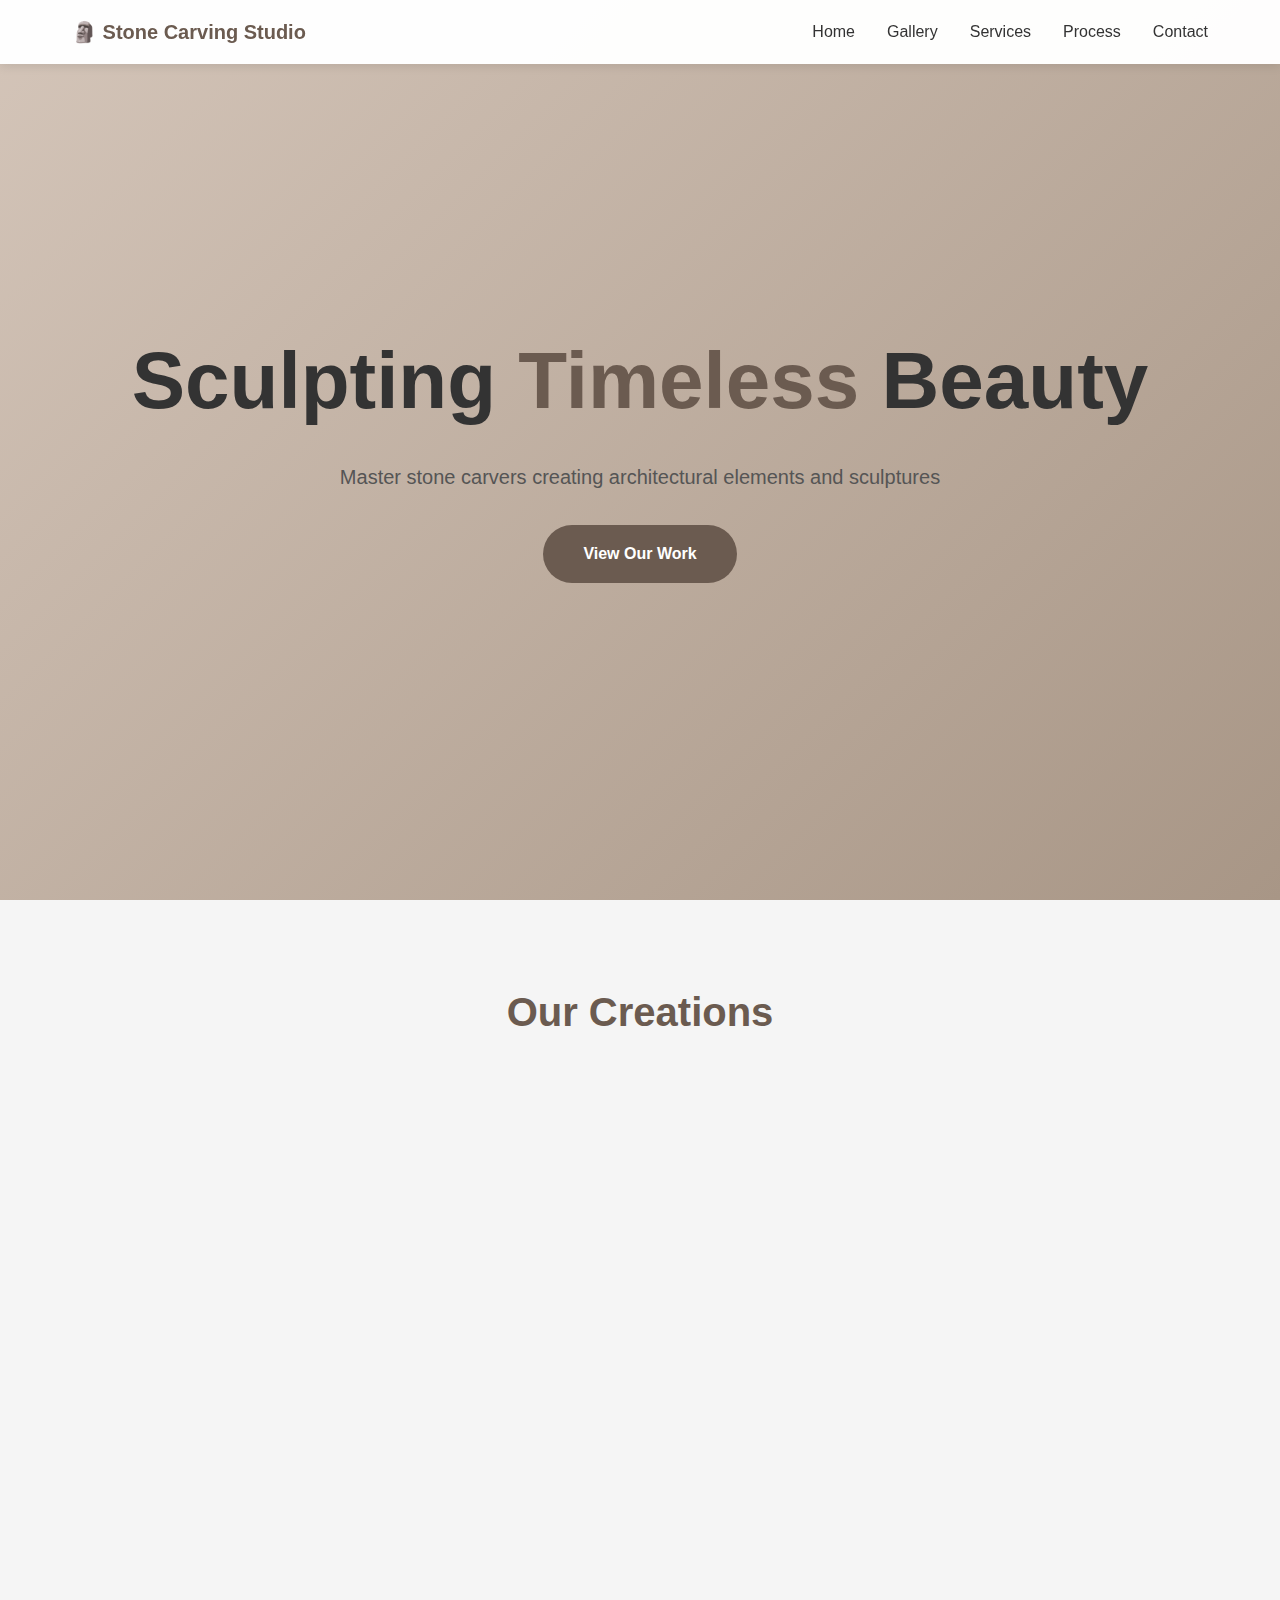
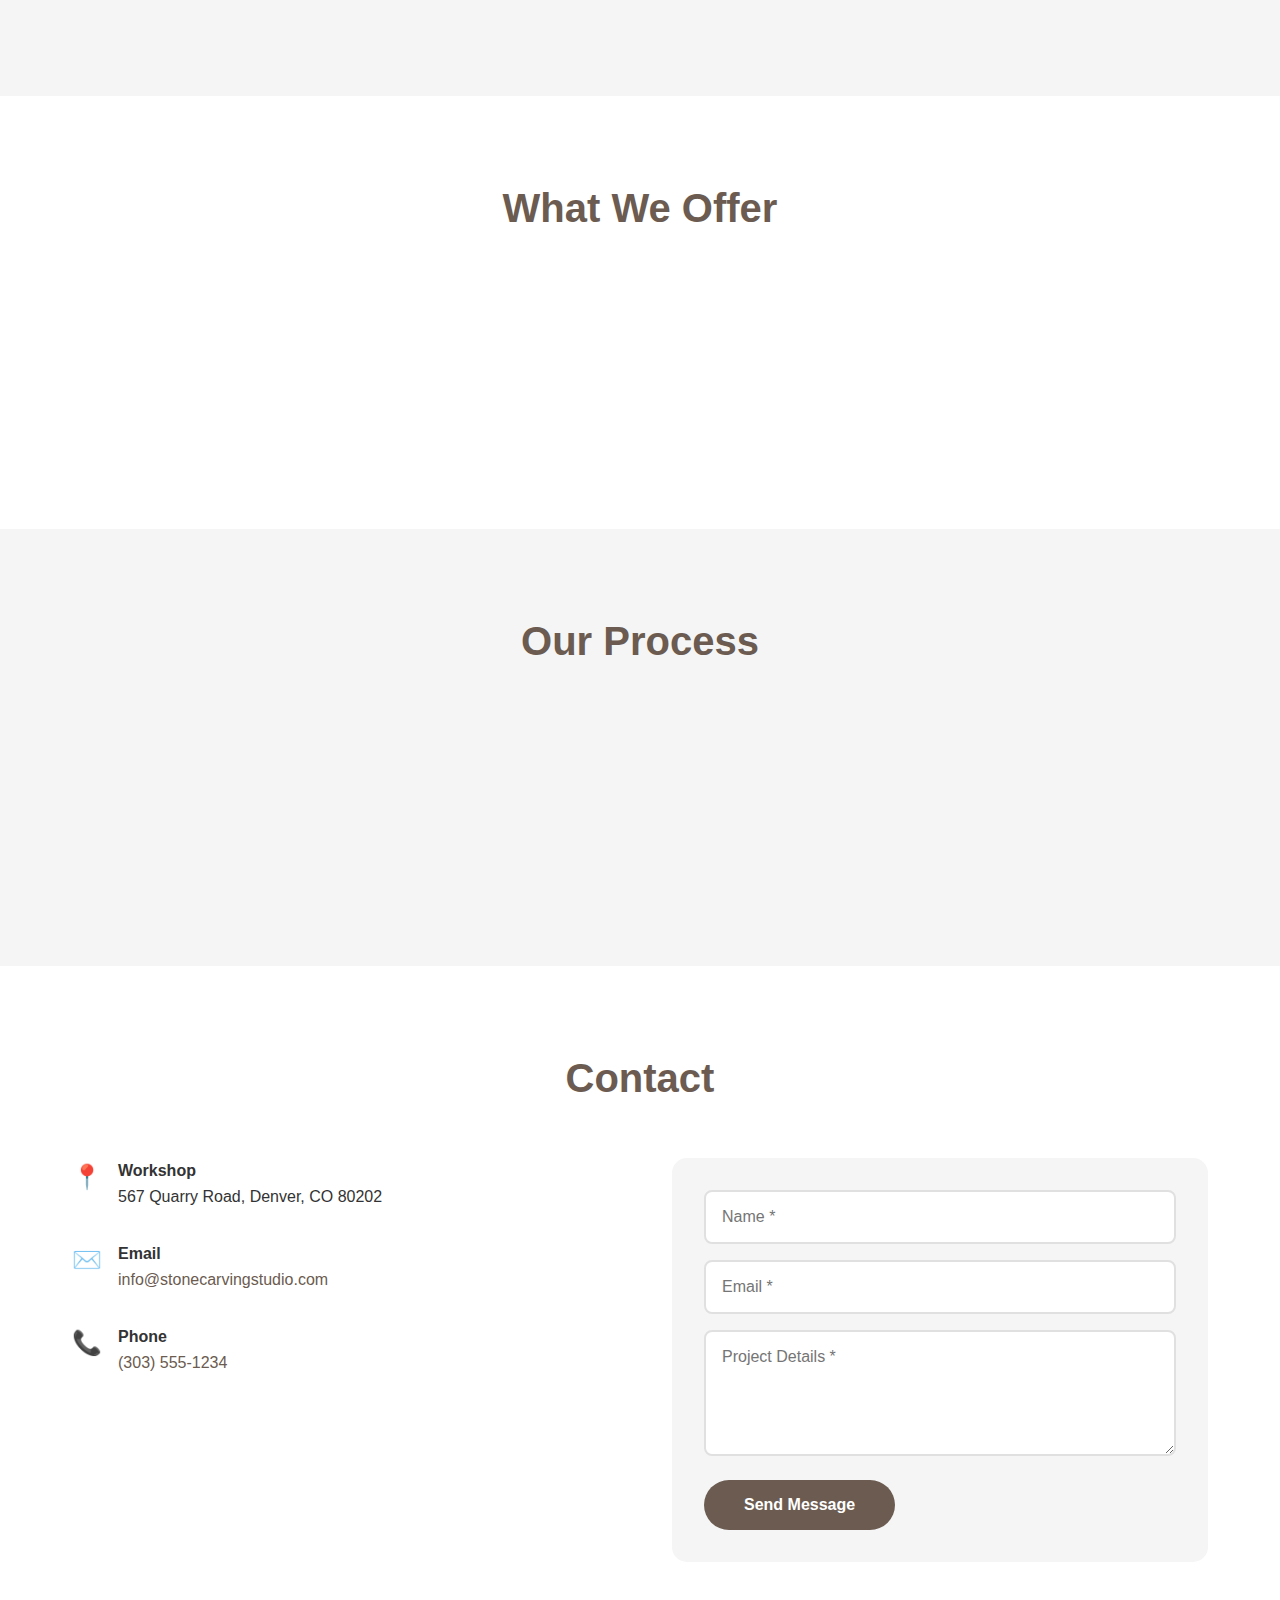
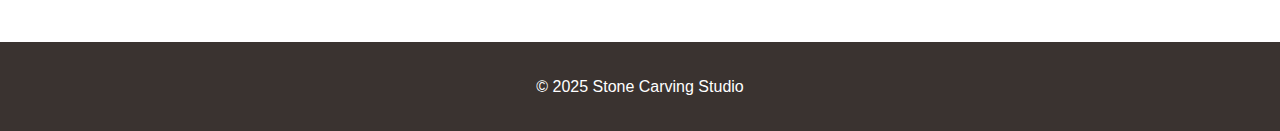
<file: stone-carving-studio/index.html>
<!DOCTYPE html>
<html lang="en">
<head><meta charset="UTF-8"><meta name="viewport" content="width=device-width, initial-scale=1.0"><title>Stone Carving Studio | Sculpting Stone</title><link rel="stylesheet" href="styles.css"></head>
<body><header><nav><a href="#" class="logo">🗿 Stone Carving Studio</a><button class="nav-btn"><span></span><span></span><span></span></button><ul><li><a href="#home">Home</a></li><li><a href="#gallery">Gallery</a></li><li><a href="#services">Services</a></li><li><a href="#process">Process</a></li><li><a href="#contact">Contact</a></li></ul></nav></header><main><section id="home" class="hero"><h1>Sculpting <span>Timeless</span> Beauty</h1><p>Master stone carvers creating architectural elements and sculptures</p><a href="#gallery" class="cta">View Our Work</a></section><section id="gallery" class="gallery"><div class="wrap"><h2>Our Creations</h2><div class="works"><div class="work"><div class="work-img">🏛️</div><h3>Architectural</h3><p>Columns, capitals, corbels</p></div><div class="work"><div class="work-img">🗿</div><h3>Sculptures</h3><p>Figurative and abstract</p></div><div class="work"><div class="work-img">⛲</div><h3>Fountains</h3><p>Water features</p></div><div class="work"><div class="work-img">🪦</div><h3>Monuments</h3><p>Memorials and markers</p></div><div class="work"><div class="work-img">🏰</div><h3>Restoration</h3><p>Historic preservation</p></div><div class="work"><div class="work-img">🎨</div><h3>Relief Carving</h3><p>Decorative panels</p></div></div></div></section><section id="services" class="services"><div class="wrap"><h2>What We Offer</h2><div class="service-list"><div class="service"><h3>Custom Sculpture</h3><p>Original stone sculptures designed and carved to your specifications.</p></div><div class="service"><h3>Architectural Elements</h3><p>Hand-carved details for buildings, gardens, and interiors.</p></div><div class="service"><h3>Stone Restoration</h3><p>Expert repair and conservation of historic stonework.</p></div></div></div></section><section id="process" class="process"><div class="wrap"><h2>Our Process</h2><div class="timeline"><div class="phase"><span>1</span><h3>Consultation</h3><p>Discuss vision and requirements</p></div><div class="phase"><span>2</span><h3>Design</h3><p>Create detailed drawings</p></div><div class="phase"><span>3</span><h3>Stone Selection</h3><p>Choose perfect material</p></div><div class="phase"><span>4</span><h3>Carving</h3><p>Skilled hand carving</p></div><div class="phase"><span>5</span><h3>Installation</h3><p>Professional placement</p></div></div></div></section><section id="contact" class="contact"><div class="wrap"><h2>Contact</h2><div class="contact-grid"><div class="info"><div class="item"><span>📍</span><div><strong>Workshop</strong><p>567 Quarry Road, Denver, CO 80202</p></div></div><div class="item"><span>✉️</span><div><strong>Email</strong><p><a href="mailto:info@stonecarvingstudio.com">info@stonecarvingstudio.com</a></p></div></div><div class="item"><span>📞</span><div><strong>Phone</strong><p><a href="tel:+13035551234">(303) 555-1234</a></p></div></div></div><form id="form"><input type="text" placeholder="Name *" required><input type="email" placeholder="Email *" required><textarea placeholder="Project Details *" rows="5" required></textarea><button type="submit" class="cta">Send Message</button><div class="response"></div></form></div></div></section></main><footer><p>&copy; 2025 Stone Carving Studio</p></footer><script src="script.js"></script></body></html>
</file>
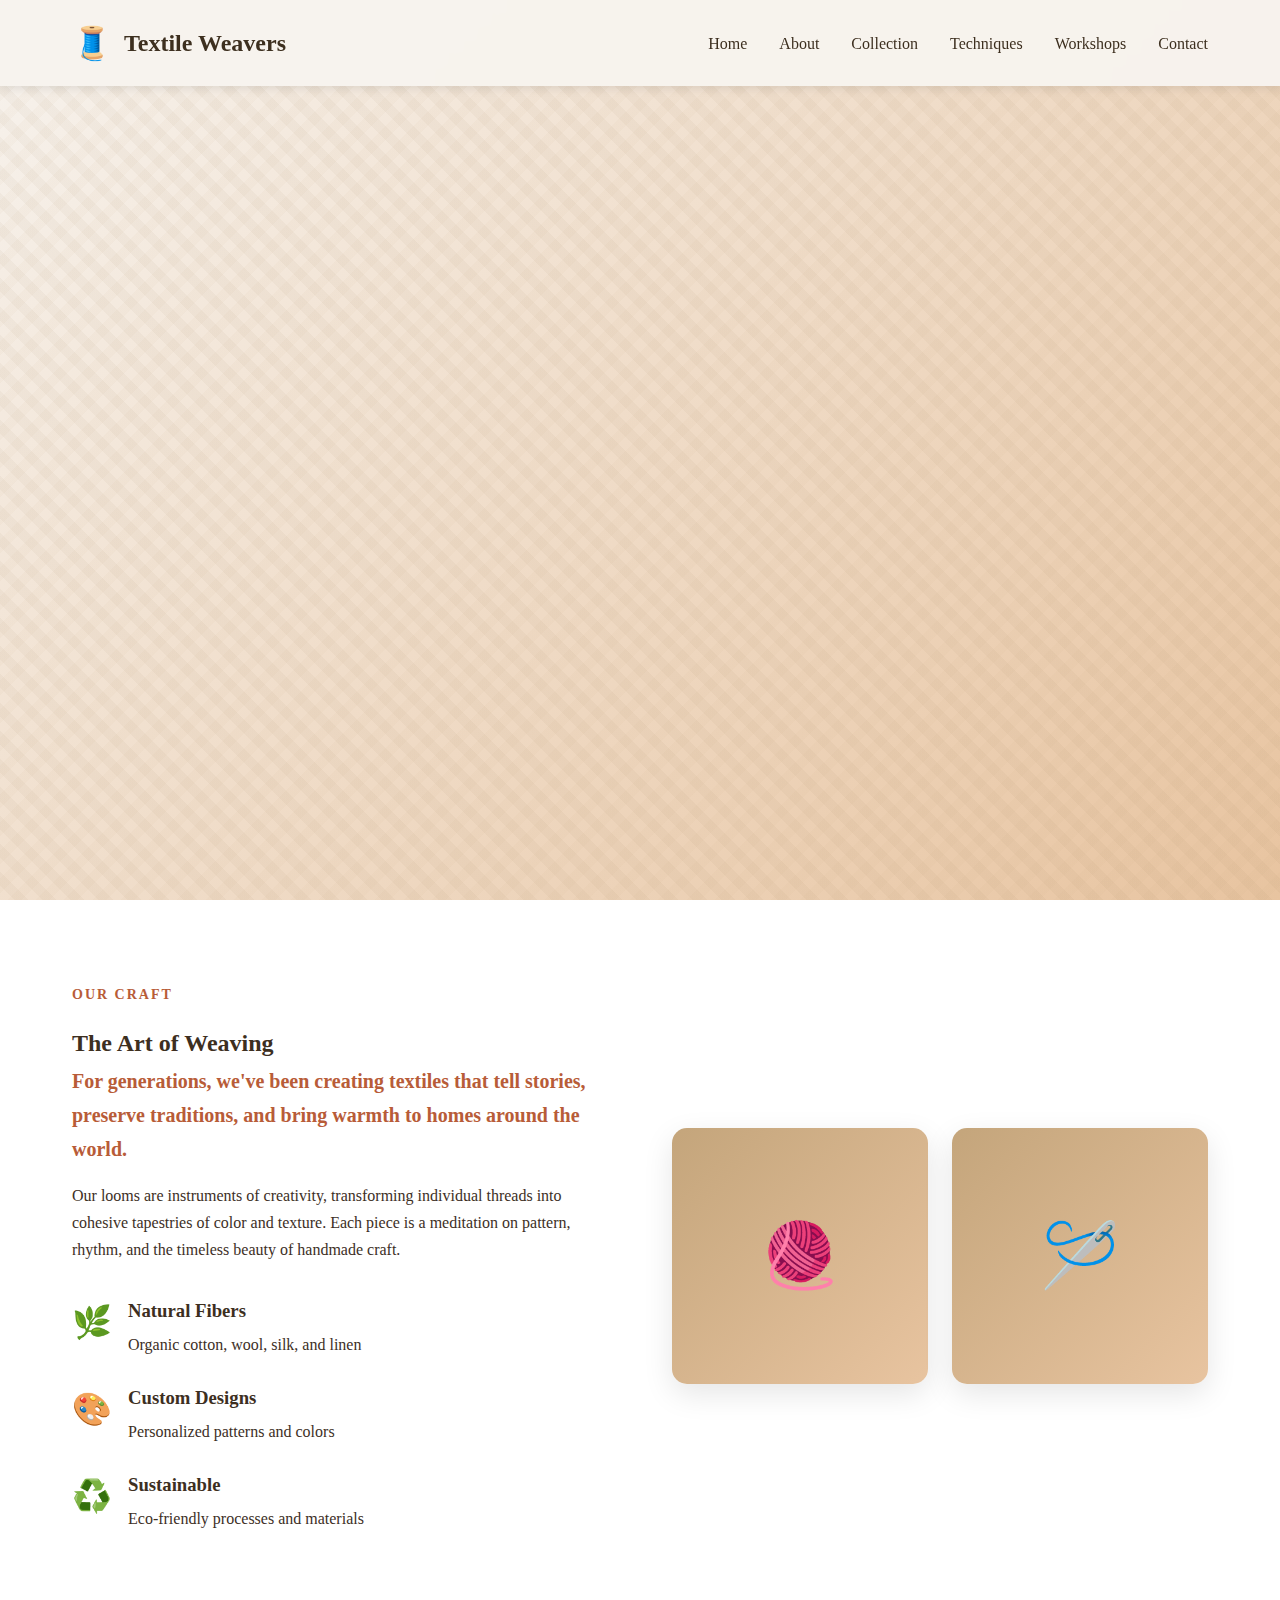
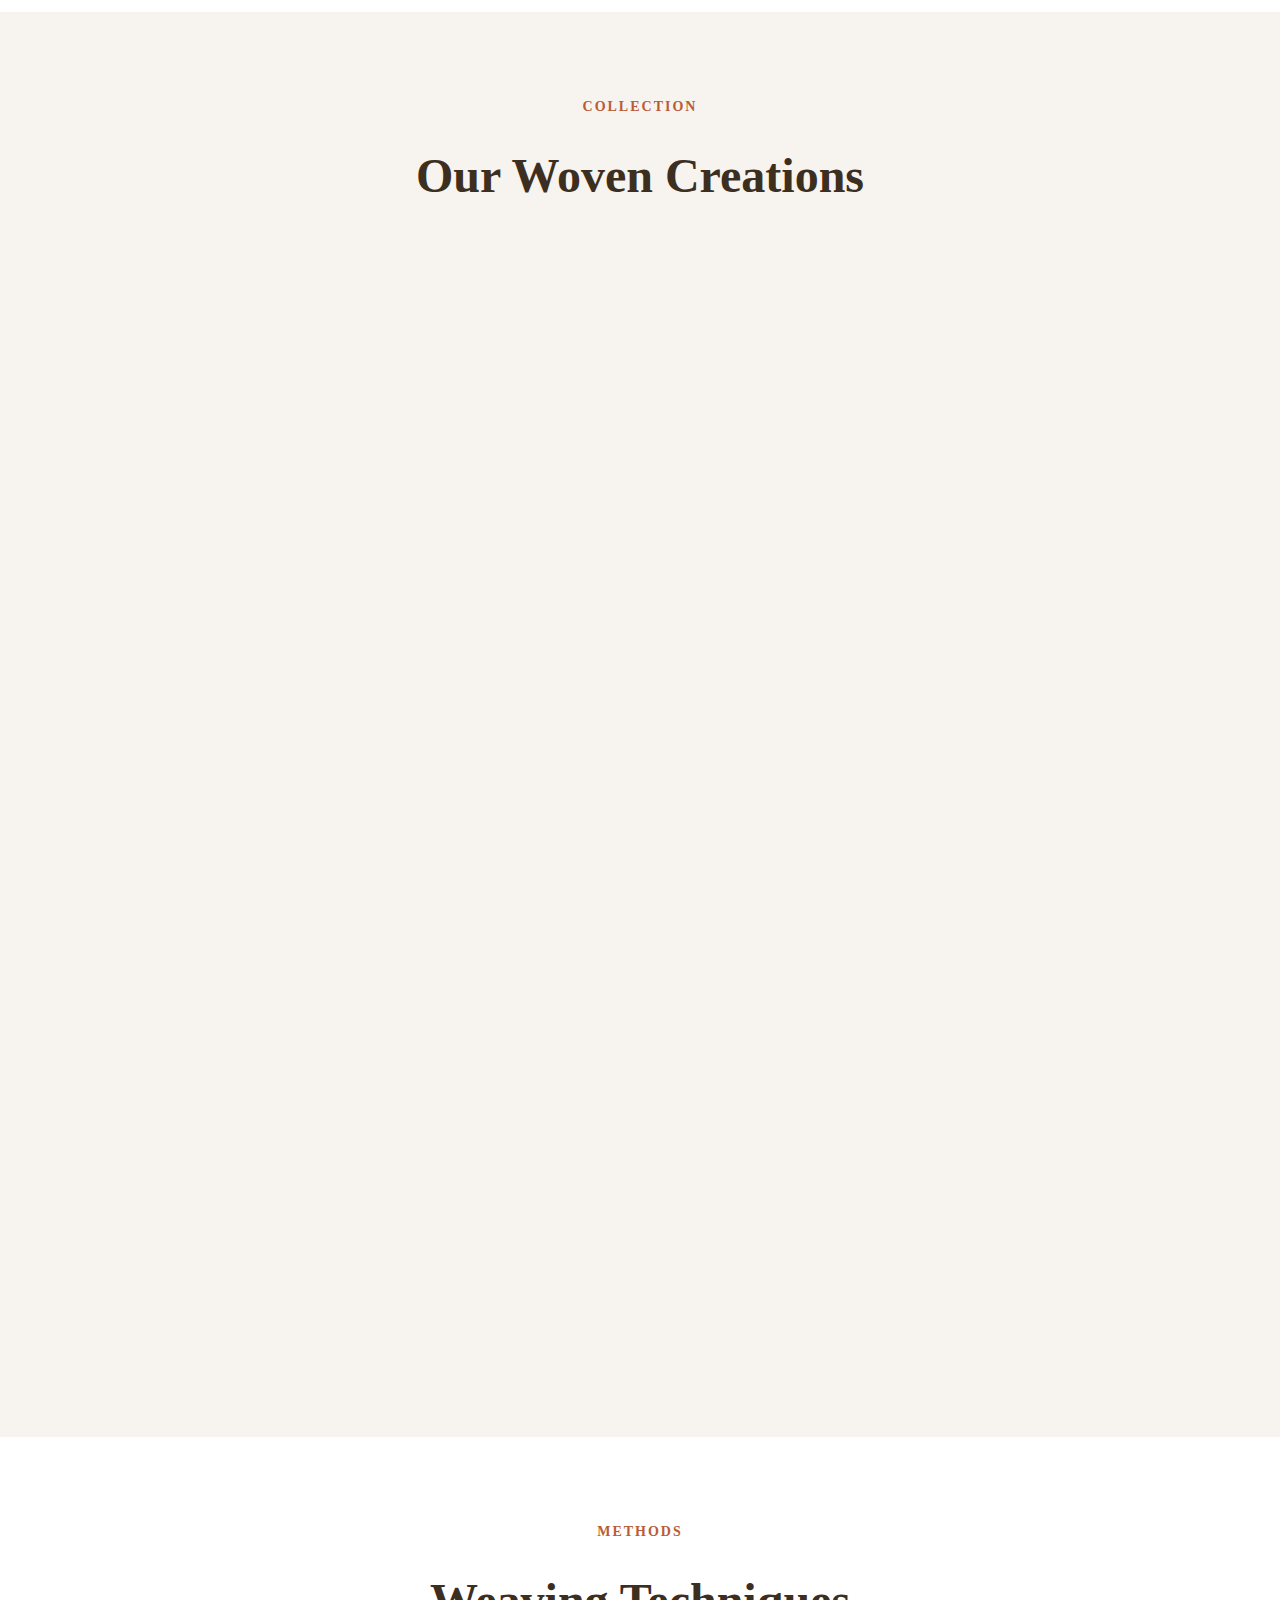
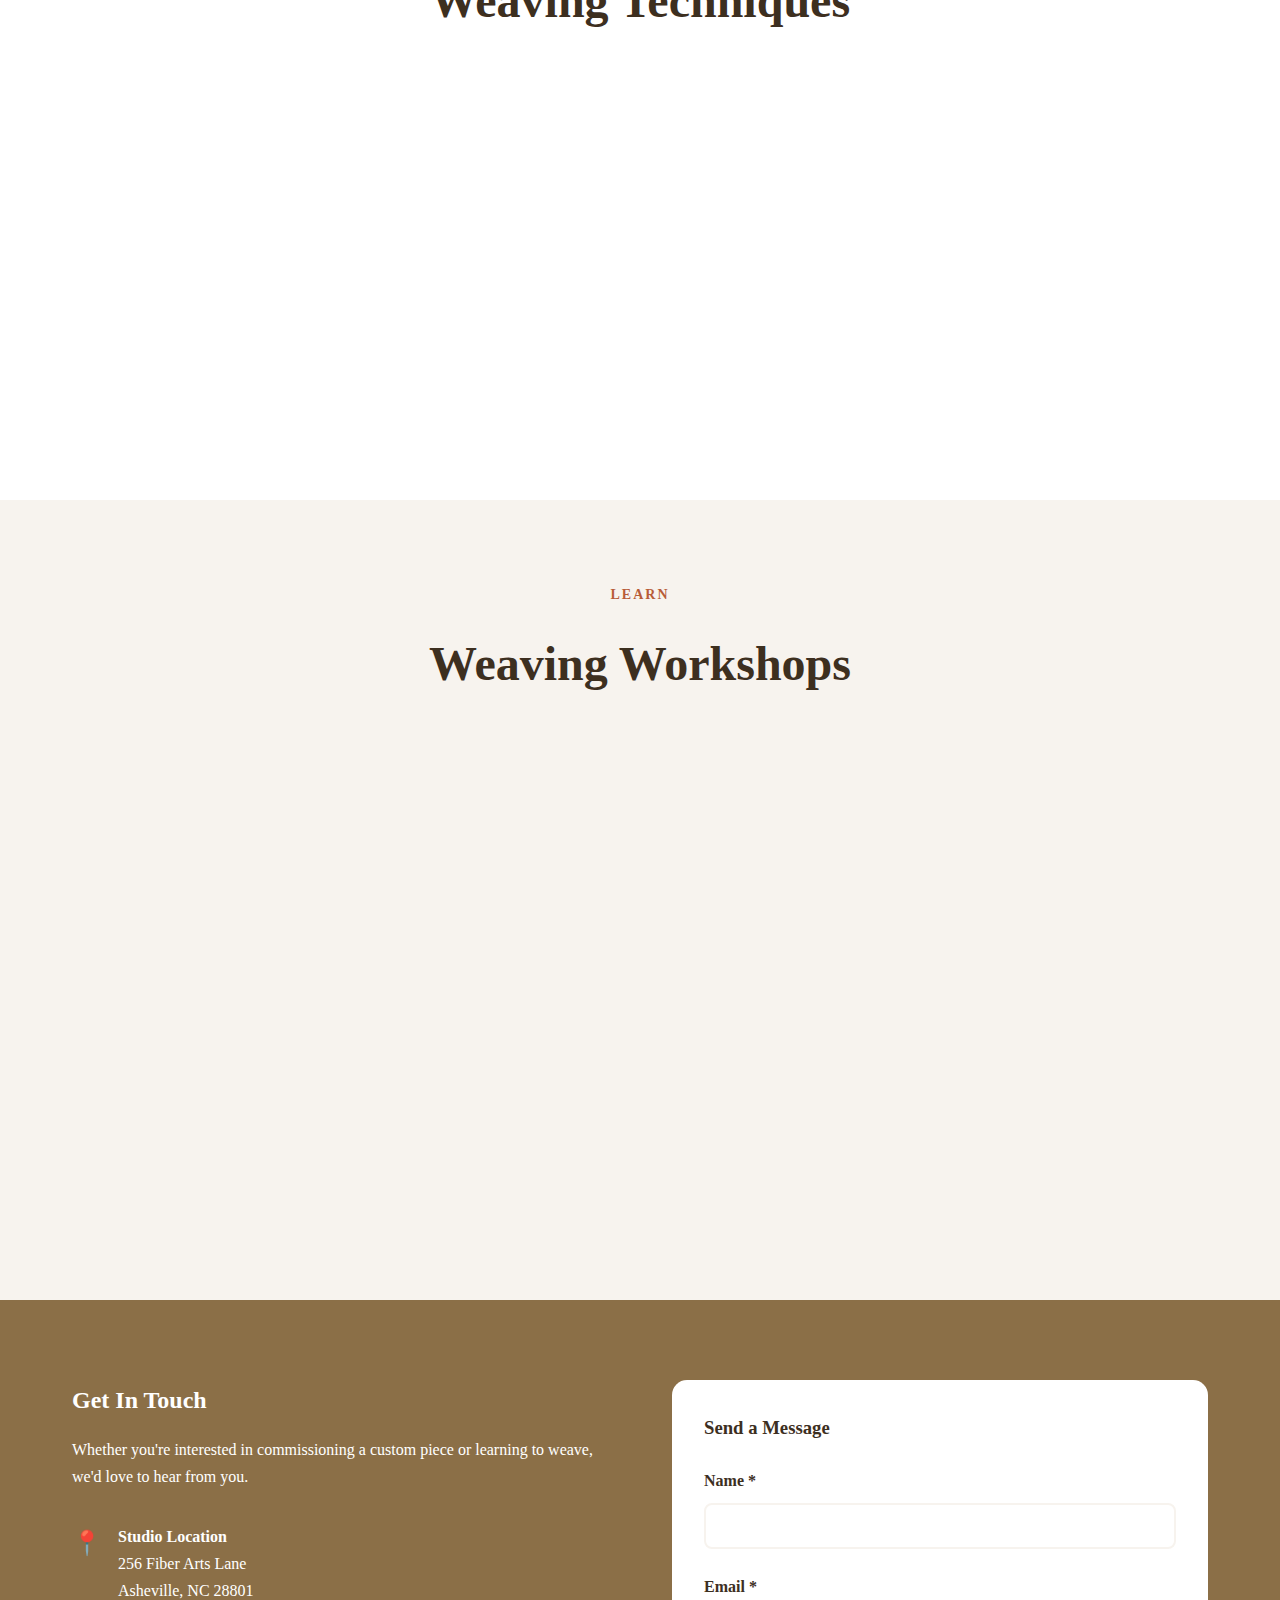
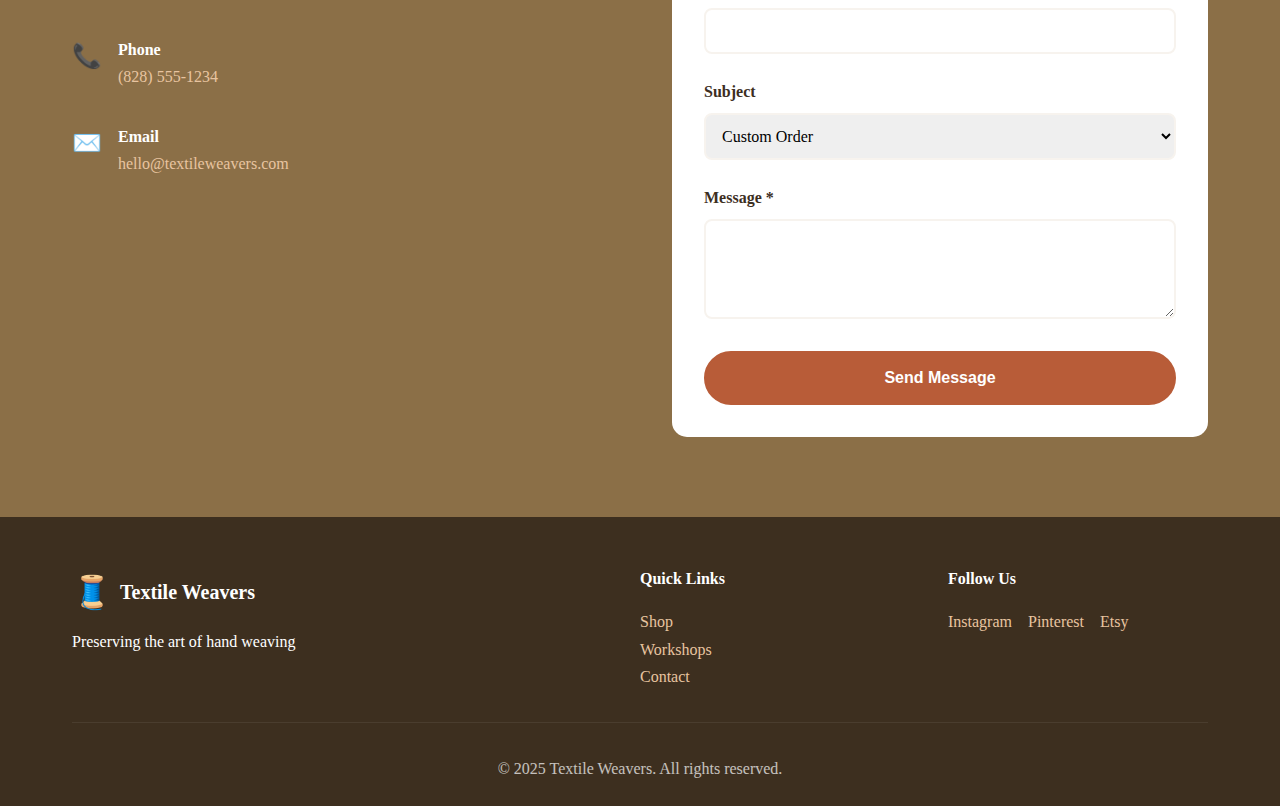
<file: textile-weavers/index.html>
<!DOCTYPE html>
<html lang="en">
<head>
    <meta charset="UTF-8">
    <meta name="viewport" content="width=device-width, initial-scale=1.0">
    <meta name="description" content="Textile Weavers - Hand-woven textiles, tapestries, and fiber art">
    <title>Textile Weavers | Threads of Tradition</title>
    <link rel="stylesheet" href="styles.css">
</head>
<body>
    <header class="main-header" role="banner">
        <nav class="navigation" role="navigation" aria-label="Main navigation">
            <div class="nav-container">
                <a href="#" class="brand-logo" aria-label="Textile Weavers Home">
                    <span class="weave-icon">🧵</span>
                    <span class="brand-title">Textile Weavers</span>
                </a>
                <button class="menu-btn" aria-label="Toggle menu" aria-expanded="false">
                    <span></span>
                    <span></span>
                    <span></span>
                </button>
                <ul class="main-nav">
                    <li><a href="#home">Home</a></li>
                    <li><a href="#about">About</a></li>
                    <li><a href="#collection">Collection</a></li>
                    <li><a href="#techniques">Techniques</a></li>
                    <li><a href="#workshops">Workshops</a></li>
                    <li><a href="#contact">Contact</a></li>
                </ul>
            </div>
        </nav>
    </header>

    <main>
        <section id="home" class="hero-area">
            <div class="pattern-overlay" aria-hidden="true"></div>
            <div class="hero-content">
                <h1 class="hero-title">
                    <span class="title-line">Weaving</span>
                    <span class="title-line">Stories</span>
                    <span class="title-line">Thread by Thread</span>
                </h1>
                <p class="hero-subtitle">Handcrafted textiles that blend ancient techniques with contemporary design</p>
                <div class="hero-cta">
                    <a href="#collection" class="btn-primary">View Collection</a>
                    <a href="#workshops" class="btn-outline">Learn to Weave</a>
                </div>
            </div>
        </section>

        <section id="about" class="about-area">
            <div class="wrapper">
                <div class="about-layout">
                    <div class="about-text">
                        <span class="tag">Our Craft</span>
                        <h2>The Art of Weaving</h2>
                        <p class="lead-text">For generations, we've been creating textiles that tell stories, preserve traditions, and bring warmth to homes around the world.</p>
                        <p>Our looms are instruments of creativity, transforming individual threads into cohesive tapestries of color and texture. Each piece is a meditation on pattern, rhythm, and the timeless beauty of handmade craft.</p>
                        <div class="feature-list">
                            <div class="feature-item">
                                <span class="feature-emoji">🌿</span>
                                <div>
                                    <h3>Natural Fibers</h3>
                                    <p>Organic cotton, wool, silk, and linen</p>
                                </div>
                            </div>
                            <div class="feature-item">
                                <span class="feature-emoji">🎨</span>
                                <div>
                                    <h3>Custom Designs</h3>
                                    <p>Personalized patterns and colors</p>
                                </div>
                            </div>
                            <div class="feature-item">
                                <span class="feature-emoji">♻️</span>
                                <div>
                                    <h3>Sustainable</h3>
                                    <p>Eco-friendly processes and materials</p>
                                </div>
                            </div>
                        </div>
                    </div>
                    <div class="about-visuals">
                        <div class="visual-box box-1">
                            <div class="placeholder">🧶</div>
                        </div>
                        <div class="visual-box box-2">
                            <div class="placeholder">🪡</div>
                        </div>
                    </div>
                </div>
            </div>
        </section>

        <section id="collection" class="collection-area">
            <div class="wrapper">
                <div class="section-intro">
                    <span class="tag">Collection</span>
                    <h2>Our Woven Creations</h2>
                </div>
                <div class="collection-grid">
                    <article class="collection-item">
                        <div class="item-img">
                            <div class="placeholder">🧣</div>
                        </div>
                        <div class="item-details">
                            <h3>Handwoven Scarves</h3>
                            <p>Luxurious silk and wool blends</p>
                            <span class="price">From $85</span>
                        </div>
                    </article>
                    <article class="collection-item">
                        <div class="item-img">
                            <div class="placeholder">🛋️</div>
                        </div>
                        <div class="item-details">
                            <h3>Throw Blankets</h3>
                            <p>Cozy cotton and alpaca textiles</p>
                            <span class="price">From $145</span>
                        </div>
                    </article>
                    <article class="collection-item">
                        <div class="item-img">
                            <div class="placeholder">🖼️</div>
                        </div>
                        <div class="item-details">
                            <h3>Wall Tapestries</h3>
                            <p>Artistic fiber art for your walls</p>
                            <span class="price">From $320</span>
                        </div>
                    </article>
                    <article class="collection-item">
                        <div class="item-img">
                            <div class="placeholder">🛏️</div>
                        </div>
                        <div class="item-details">
                            <h3>Table Runners</h3>
                            <p>Elegant dining accents</p>
                            <span class="price">From $68</span>
                        </div>
                    </article>
                    <article class="collection-item">
                        <div class="item-img">
                            <div class="placeholder">🪶</div>
                        </div>
                        <div class="item-details">
                            <h3>Cushion Covers</h3>
                            <p>Decorative pillow textiles</p>
                            <span class="price">From $42</span>
                        </div>
                    </article>
                    <article class="collection-item">
                        <div class="item-img">
                            <div class="placeholder">👗</div>
                        </div>
                        <div class="item-details">
                            <h3>Custom Fabric</h3>
                            <p>Bespoke yardage for your projects</p>
                            <span class="price">From $95/yard</span>
                        </div>
                    </article>
                </div>
            </div>
        </section>

        <section id="techniques" class="techniques-area">
            <div class="wrapper">
                <div class="section-intro">
                    <span class="tag">Methods</span>
                    <h2>Weaving Techniques</h2>
                </div>
                <div class="techniques-grid">
                    <div class="technique-card">
                        <div class="card-icon">⚡</div>
                        <h3>Plain Weave</h3>
                        <p>The fundamental over-under pattern creating strong, balanced fabrics perfect for everyday use.</p>
                    </div>
                    <div class="technique-card">
                        <div class="card-icon">🌊</div>
                        <h3>Twill Weave</h3>
                        <p>Diagonal rib patterns that add dimension and durability to our textiles.</p>
                    </div>
                    <div class="technique-card">
                        <div class="card-icon">✨</div>
                        <h3>Satin Weave</h3>
                        <p>Luxurious smooth surface with elegant sheen for special pieces.</p>
                    </div>
                    <div class="technique-card">
                        <div class="card-icon">🎭</div>
                        <h3>Tapestry</h3>
                        <p>Pictorial weft-faced weaving for creating intricate artistic designs.</p>
                    </div>
                </div>
            </div>
        </section>

        <section id="workshops" class="workshops-area">
            <div class="wrapper">
                <div class="section-intro">
                    <span class="tag">Learn</span>
                    <h2>Weaving Workshops</h2>
                </div>
                <div class="workshop-list">
                    <div class="workshop-box">
                        <div class="workshop-header">
                            <h3>Introduction to Weaving</h3>
                            <span class="duration">4 weeks</span>
                        </div>
                        <p>Learn the fundamentals of loom weaving, from warping to finishing your first project.</p>
                        <ul class="workshop-features">
                            <li>All materials included</li>
                            <li>Small class sizes</li>
                            <li>Take home your creations</li>
                        </ul>
                        <div class="workshop-footer">
                            <span class="workshop-price">$280</span>
                            <button class="btn-small">Enroll Now</button>
                        </div>
                    </div>
                    <div class="workshop-box">
                        <div class="workshop-header">
                            <h3>Advanced Tapestry</h3>
                            <span class="duration">6 weeks</span>
                        </div>
                        <p>Master complex patterns and pictorial techniques to create wall art and decorative pieces.</p>
                        <ul class="workshop-features">
                            <li>Expert instruction</li>
                            <li>Studio access</li>
                            <li>Portfolio development</li>
                        </ul>
                        <div class="workshop-footer">
                            <span class="workshop-price">$420</span>
                            <button class="btn-small">Enroll Now</button>
                        </div>
                    </div>
                    <div class="workshop-box">
                        <div class="workshop-header">
                            <h3>Natural Dyeing</h3>
                            <span class="duration">2 days</span>
                        </div>
                        <p>Explore botanical dyes and eco-printing techniques to color your own fibers.</p>
                        <ul class="workshop-features">
                            <li>Hands-on experience</li>
                            <li>Natural materials</li>
                            <li>Recipe guide</li>
                        </ul>
                        <div class="workshop-footer">
                            <span class="workshop-price">$185</span>
                            <button class="btn-small">Enroll Now</button>
                        </div>
                    </div>
                </div>
            </div>
        </section>

        <section id="contact" class="contact-area">
            <div class="wrapper">
                <div class="contact-grid">
                    <div class="contact-info">
                        <h2>Get In Touch</h2>
                        <p>Whether you're interested in commissioning a custom piece or learning to weave, we'd love to hear from you.</p>
                        <div class="info-list">
                            <div class="info-item">
                                <span class="info-icon">📍</span>
                                <div>
                                    <strong>Studio Location</strong>
                                    <p>256 Fiber Arts Lane<br>Asheville, NC 28801</p>
                                </div>
                            </div>
                            <div class="info-item">
                                <span class="info-icon">📞</span>
                                <div>
                                    <strong>Phone</strong>
                                    <p><a href="tel:+18285551234">(828) 555-1234</a></p>
                                </div>
                            </div>
                            <div class="info-item">
                                <span class="info-icon">✉️</span>
                                <div>
                                    <strong>Email</strong>
                                    <p><a href="mailto:hello@textileweavers.com">hello@textileweavers.com</a></p>
                                </div>
                            </div>
                        </div>
                    </div>
                    <form class="contact-form" id="contactForm">
                        <h3>Send a Message</h3>
                        <div class="form-group">
                            <label for="name">Name *</label>
                            <input type="text" id="name" required>
                        </div>
                        <div class="form-group">
                            <label for="email">Email *</label>
                            <input type="email" id="email" required>
                        </div>
                        <div class="form-group">
                            <label for="subject">Subject</label>
                            <select id="subject">
                                <option>Custom Order</option>
                                <option>Workshop Inquiry</option>
                                <option>General Question</option>
                            </select>
                        </div>
                        <div class="form-group">
                            <label for="message">Message *</label>
                            <textarea id="message" rows="4" required></textarea>
                        </div>
                        <button type="submit" class="btn-primary full-width">Send Message</button>
                        <div class="form-status" role="alert"></div>
                    </form>
                </div>
            </div>
        </section>
    </main>

    <footer class="site-footer">
        <div class="wrapper">
            <div class="footer-grid">
                <div>
                    <div class="footer-brand">
                        <span class="weave-icon">🧵</span>
                        <span>Textile Weavers</span>
                    </div>
                    <p>Preserving the art of hand weaving</p>
                </div>
                <div>
                    <h4>Quick Links</h4>
                    <ul>
                        <li><a href="#collection">Shop</a></li>
                        <li><a href="#workshops">Workshops</a></li>
                        <li><a href="#contact">Contact</a></li>
                    </ul>
                </div>
                <div>
                    <h4>Follow Us</h4>
                    <div class="social-links">
                        <a href="#" aria-label="Instagram">Instagram</a>
                        <a href="#" aria-label="Pinterest">Pinterest</a>
                        <a href="#" aria-label="Etsy">Etsy</a>
                    </div>
                </div>
            </div>
            <p class="copyright">&copy; 2025 Textile Weavers. All rights reserved.</p>
        </div>
    </footer>

    <script src="script.js"></script>
</body>
</html>
</file>
<file: basket-weaving-collective/styles.css>
*{margin:0;padding:0;box-sizing:border-box}body{font-family:sans-serif;color:#3e2723;line-height:1.6;overflow-x:hidden}html{scroll-behavior:smooth}header{position:fixed;top:0;width:100%;background:rgba(255,255,255,0.98);z-index:1000;box-shadow:0 2px 10px rgba(0,0,0,0.1)}.navbar{max-width:1200px;margin:0 auto;padding:1rem 2rem;display:flex;justify-content:space-between;align-items:center}.logo{text-decoration:none;color:#6d4c41;font-weight:700;font-size:1.25rem}.menu-btn{display:none;flex-direction:column;gap:4px;background:none;border:none;cursor:pointer}.menu-btn span{width:25px;height:3px;background:#6d4c41}.menu{display:flex;list-style:none;gap:2rem}.menu a{text-decoration:none;color:#3e2723;font-weight:500;transition:color 0.3s}.menu a:hover{color:#6d4c41}.hero{min-height:100vh;display:flex;flex-direction:column;align-items:center;justify-content:center;background:linear-gradient(135deg,#efebe9,#d7ccc8);position:relative;text-align:center;padding-top:80px;overflow:hidden}.pattern{position:absolute;inset:0;opacity:0.1;background:repeating-linear-gradient(45deg,#6d4c41 0,#6d4c41 10px,transparent 10px,transparent 20px)}.hero h1{font-size:clamp(2.5rem,8vw,4.5rem);font-weight:900;margin-bottom:1.5rem;position:relative;z-index:1}.hero h1 span{color:#6d4c41}.hero p{font-size:1.25rem;margin-bottom:2rem;color:#5d4037;position:relative;z-index:1}.cta{padding:1rem 2.5rem;background:#6d4c41;color:#fff;text-decoration:none;border-radius:50px;font-weight:600;transition:all 0.3s;position:relative;z-index:1;border:none;cursor:pointer;font-size:1rem}.cta:hover{background:#8d6e63;transform:translateY(-3px)}section{padding:5rem 0}.container{max-width:1200px;margin:0 auto;padding:0 2rem}h2{text-align:center;font-size:2.5rem;margin-bottom:3rem;color:#6d4c41}.collection{background:#fff}.basket-grid{display:grid;grid-template-columns:repeat(auto-fill,minmax(280px,1fr));gap:2rem}.basket{background:#efebe9;padding:2rem;border-radius:15px;text-align:center;box-shadow:0 5px 20px rgba(0,0,0,0.1);transition:transform 0.3s}.basket:hover{transform:translateY(-10px)}.basket-img{font-size:4rem;margin-bottom:1rem}.basket h3{margin-bottom:0.5rem}.basket p{margin-bottom:1rem;color:#5d4037}.basket span{font-weight:700;color:#6d4c41;font-size:1.125rem}.techniques{background:#efebe9}.tech-grid{display:grid;grid-template-columns:repeat(auto-fit,minmax(250px,1fr));gap:2rem}.tech{text-align:center;padding:2rem;background:#fff;border-radius:15px;transition:all 0.3s}.tech:hover{transform:scale(1.05);box-shadow:0 10px 25px rgba(0,0,0,0.15)}.tech span{font-size:3rem;display:block;margin-bottom:1rem}.tech h3{margin-bottom:0.75rem;color:#6d4c41}.classes{background:#fff}.class-cards{display:grid;grid-template-columns:repeat(auto-fit,minmax(300px,1fr));gap:2rem}.card{background:#efebe9;padding:2rem;border-radius:15px;box-shadow:0 5px 20px rgba(0,0,0,0.1);display:flex;flex-direction:column}.card h3{margin-bottom:1rem;color:#6d4c41}.card p{margin-bottom:1.5rem;flex:1}.card-footer{display:flex;justify-content:space-between;align-items:center;padding-top:1.5rem;border-top:2px solid #d7ccc8}.cost{font-size:1.75rem;font-weight:700;color:#6d4c41}.enroll{padding:0.75rem 1.5rem;background:#6d4c41;color:#fff;border:none;border-radius:50px;font-weight:600;cursor:pointer;transition:all 0.3s}.enroll:hover{background:#8d6e63}.contact{background:#6d4c41;color:#fff}.contact h2{color:#fff}.contact-layout{display:grid;grid-template-columns:1fr 1fr;gap:4rem;margin-top:3rem}.details{display:flex;flex-direction:column;gap:2rem}.detail-item{display:flex;gap:1rem}.detail-item span{font-size:1.5rem}.detail-item a{color:#efebe9;text-decoration:none}.contact form{background:#fff;padding:2rem;border-radius:15px;color:#3e2723}.contact form input,.contact form select,.contact form textarea{width:100%;padding:1rem;margin-bottom:1rem;border:2px solid #efebe9;border-radius:8px;font-family:inherit;font-size:1rem}.contact form input:focus,.contact form select:focus,.contact form textarea:focus{outline:none;border-color:#6d4c41}.form-message{margin-top:1rem;padding:1rem;border-radius:8px;display:none}.form-message.show{display:block}.form-message.success{background:#8d6e63;color:#fff}footer{background:#3e2723;color:#fff;padding:2rem}.footer-content{max-width:1200px;margin:0 auto;padding:0 2rem;display:flex;justify-content:space-between;align-items:center}.social{display:flex;gap:1.5rem}.social a{color:#efebe9;text-decoration:none;transition:color 0.3s}.social a:hover{color:#fff}@media(max-width:768px){.menu-btn{display:flex}.menu{position:fixed;top:70px;right:-100%;width:250px;height:calc(100vh - 70px);background:#fff;flex-direction:column;padding:2rem;transition:right 0.3s;box-shadow:-5px 0 20px rgba(0,0,0,0.1)}.menu.active{right:0}.contact-layout{grid-template-columns:1fr}.footer-content{flex-direction:column;gap:1rem}}
</file>
<file: glassblowing-atelier/styles.css>
*{margin:0;padding:0;box-sizing:border-box}body{font-family:sans-serif;color:#222;line-height:1.6;overflow-x:hidden}html{scroll-behavior:smooth}nav{position:fixed;top:0;width:100%;background:rgba(255,255,255,0.95);backdrop-filter:blur(10px);z-index:1000;box-shadow:0 2px 10px rgba(0,0,0,0.1)}.nav-wrap{max-width:1200px;margin:0 auto;padding:1rem 2rem;display:flex;justify-content:space-between;align-items:center}.brand{text-decoration:none;color:#0077be;font-weight:700;font-size:1.25rem}.nav-toggle{display:none;flex-direction:column;gap:4px;background:none;border:none;cursor:pointer}.nav-toggle span{width:25px;height:3px;background:#0077be}.nav-list{display:flex;list-style:none;gap:2rem}.nav-list a{text-decoration:none;color:#222;font-weight:500;transition:color 0.3s}.nav-list a:hover{color:#0077be}.hero{min-height:100vh;display:flex;align-items:center;justify-content:center;background:linear-gradient(135deg,#e3f2fd,#bbdefb);position:relative;padding-top:80px;overflow:hidden}.bubbles{position:absolute;inset:0;background:radial-gradient(circle at 20% 50%,rgba(33,150,243,0.2) 0,transparent 50%),radial-gradient(circle at 80% 80%,rgba(3,169,244,0.2) 0,transparent 50%),radial-gradient(circle at 40% 20%,rgba(100,181,246,0.2) 0,transparent 50%)}.hero-text{position:relative;z-index:1;text-align:center;max-width:900px;padding:2rem}.hero h1{font-size:clamp(3rem,8vw,5.5rem);font-weight:900;margin-bottom:1.5rem}.hero h1 span{color:#0077be}.hero p{font-size:1.25rem;margin-bottom:2rem;color:#555}.hero div{display:flex;gap:1rem;justify-content:center;flex-wrap:wrap}.btn,.btn-alt{padding:1rem 2.5rem;border-radius:50px;text-decoration:none;font-weight:600;transition:all 0.3s;border:2px solid}.btn{background:#0077be;color:white;border-color:#0077be}.btn:hover{background:#005a8d;transform:translateY(-3px)}.btn-alt{background:transparent;color:#0077be;border-color:#0077be}.btn-alt:hover{background:#0077be;color:white}section{padding:5rem 0}.wrap{max-width:1200px;margin:0 auto;padding:0 2rem}h2{text-align:center;font-size:2.5rem;margin-bottom:3rem;color:#0077be}.gallery{background:white}.grid{display:grid;grid-template-columns:repeat(auto-fill,minmax(280px,1fr));gap:2rem}.item{background:#f5f5f5;padding:2rem;border-radius:15px;text-align:center;box-shadow:0 5px 20px rgba(0,0,0,0.1);transition:transform 0.3s}.item:hover{transform:translateY(-10px)}.box{font-size:4rem;margin-bottom:1rem}.item h3{margin-bottom:0.5rem}.item p{color:#0077be;font-weight:700;font-size:1.125rem}.classes{background:#f5f5f5}.class-grid{display:grid;grid-template-columns:repeat(auto-fit,minmax(300px,1fr));gap:2rem}.class{background:white;padding:2rem;border-radius:15px;box-shadow:0 5px 20px rgba(0,0,0,0.1)}.class h3{margin-bottom:1rem}.class p{margin-bottom:1.5rem;color:#555}.price{display:block;font-size:1.5rem;font-weight:700;color:#0077be;margin-bottom:1rem}.btn-small{padding:0.75rem 1.5rem;background:#0077be;color:white;border:none;border-radius:50px;font-weight:600;cursor:pointer;transition:all 0.3s}.btn-small:hover{background:#005a8d}.about{background:white}.cols{display:grid;grid-template-columns:1fr 1fr;gap:4rem;align-items:center}.big{font-size:1.25rem;font-weight:600;color:#0077be;margin-bottom:1rem}.img-wrap{border-radius:15px;overflow:hidden}.placeholder{aspect-ratio:4/3;background:linear-gradient(135deg,#90caf9,#42a5f5);display:flex;align-items:center;justify-content:center;font-size:6rem}.contact{background:#0077be;color:white}.contact h2{color:white}.contact-cols{display:grid;grid-template-columns:1fr 1fr;gap:4rem;margin-top:3rem}.info{display:flex;flex-direction:column;gap:2rem}.info-item{display:flex;gap:1rem;align-items:start}.info-item span:first-child{font-size:1.5rem}.info-item a{color:#e3f2fd;text-decoration:none}.contact form{background:white;padding:2rem;border-radius:15px;color:#222}.contact form input,.contact form select,.contact form textarea{width:100%;padding:1rem;margin-bottom:1rem;border:2px solid #e3f2fd;border-radius:8px;font-family:inherit;font-size:1rem}.contact form input:focus,.contact form select:focus,.contact form textarea:focus{outline:none;border-color:#0077be}.msg{margin-top:1rem;padding:1rem;border-radius:8px;display:none}.msg.show{display:block}.msg.success{background:#4caf50;color:white}footer{background:#005a8d;color:white;padding:2rem;text-align:center;display:flex;justify-content:space-between;align-items:center}footer div{display:flex;gap:1.5rem}footer a{color:#e3f2fd;text-decoration:none}@media(max-width:768px){.nav-toggle{display:flex}.nav-list{position:fixed;top:70px;right:-100%;width:250px;height:calc(100vh - 70px);background:white;flex-direction:column;padding:2rem;transition:right 0.3s;box-shadow:-5px 0 20px rgba(0,0,0,0.1)}.nav-list.active{right:0}.cols,.contact-cols{grid-template-columns:1fr}}
</file>
<file: jewelry-artisan/styles.css>
*{margin:0;padding:0;box-sizing:border-box}body{font-family:serif;color:#1a1a1a;line-height:1.6}html{scroll-behavior:smooth}nav{position:fixed;top:0;width:100%;background:rgba(255,255,255,0.98);z-index:1000;box-shadow:0 2px 10px rgba(0,0,0,0.1)}nav .container{display:flex;justify-content:space-between;align-items:center;padding:1rem 2rem}.logo{text-decoration:none;color:#c9a961;font-weight:700;font-size:1.25rem}.menu-toggle{display:none;flex-direction:column;gap:4px;background:none;border:none;cursor:pointer}.menu-toggle span{width:25px;height:3px;background:#c9a961}.menu{display:flex;list-style:none;gap:2rem}.menu a{text-decoration:none;color:#1a1a1a;font-weight:500;transition:color 0.3s}.menu a:hover{color:#c9a961}.hero{min-height:100vh;display:flex;flex-direction:column;align-items:center;justify-content:center;background:linear-gradient(135deg,#1a1a1a,#2d2d2d);color:white;text-align:center;position:relative;overflow:hidden;padding-top:80px}.shine{position:absolute;inset:0;background:radial-gradient(circle at 50% 50%,rgba(201,169,97,0.2),transparent)}.hero h1{font-size:clamp(3rem,8vw,5rem);margin-bottom:1rem;z-index:1}.hero h1 span{color:#c9a961}.hero p{font-size:1.25rem;margin-bottom:2rem;z-index:1}.btn{padding:1rem 3rem;background:#c9a961;color:#1a1a1a;text-decoration:none;font-weight:700;border-radius:50px;transition:all 0.3s;z-index:1;border:none;cursor:pointer;font-size:1rem}.btn:hover{background:#d4b76a;transform:translateY(-3px)}section{padding:5rem 0}.container{max-width:1200px;margin:0 auto;padding:0 2rem}h2{text-align:center;font-size:2.5rem;margin-bottom:3rem;color:#c9a961}.collections{background:#fafafa}.grid{display:grid;grid-template-columns:repeat(auto-fill,minmax(280px,1fr));gap:2rem}.piece{background:white;padding:2rem;border-radius:10px;text-align:center;box-shadow:0 5px 15px rgba(0,0,0,0.1);transition:transform 0.3s}.piece:hover{transform:translateY(-10px)}.img{font-size:4rem;margin-bottom:1rem}.piece h3{margin-bottom:0.5rem}.piece p{color:#c9a961;font-weight:700;font-size:1.125rem}.custom{background:white}.features{display:grid;grid-template-columns:repeat(auto-fit,minmax(250px,1fr));gap:2rem;margin-top:2rem}.feat{text-align:center;padding:2rem;background:#fafafa;border-radius:10px}.feat span{font-size:3rem;display:block;margin-bottom:1rem}.feat h3{margin-bottom:0.75rem}.about{background:#fafafa}.split{display:grid;grid-template-columns:1fr 1fr;gap:4rem;align-items:center}.lead{font-size:1.25rem;font-weight:600;color:#c9a961;margin-bottom:1rem}.img-box{aspect-ratio:1;background:linear-gradient(135deg,#c9a961,#d4b76a);border-radius:15px;display:flex;align-items:center;justify-content:center;font-size:6rem}.contact{background:#1a1a1a;color:white}.contact h2{color:white}.contact-wrap{display:grid;grid-template-columns:1fr 1fr;gap:4rem;margin-top:3rem}.details{display:flex;flex-direction:column;gap:2rem}.detail{display:flex;gap:1rem}.detail span{font-size:1.5rem}.detail a{color:#c9a961;text-decoration:none}.contact form{background:white;padding:2rem;border-radius:15px;color:#1a1a1a}.contact form input,.contact form select,.contact form textarea{width:100%;padding:1rem;margin-bottom:1rem;border:2px solid #f0f0f0;border-radius:8px;font-family:inherit;font-size:1rem}.contact form input:focus,.contact form select:focus,.contact form textarea:focus{outline:none;border-color:#c9a961}.alert{margin-top:1rem;padding:1rem;border-radius:8px;display:none}.alert.show{display:block}.alert.success{background:#c9a961;color:#1a1a1a}footer{background:#0a0a0a;color:white;padding:2rem;text-align:center}@media(max-width:768px){.menu-toggle{display:flex}.menu{position:fixed;top:70px;right:-100%;width:250px;height:calc(100vh - 70px);background:white;flex-direction:column;padding:2rem;transition:right 0.3s;box-shadow:-5px 0 20px rgba(0,0,0,0.1)}.menu.active{right:0}.split,.contact-wrap{grid-template-columns:1fr}}
</file>
<file: leathercraft-masters/styles.css>
*{margin:0;padding:0;box-sizing:border-box}:root{--tan:#A67C52;--brown:#704214;--cream:#F4EAD5;--dark:#2C1810;--accent:#D4A574}html{scroll-behavior:smooth}body{font-family:Arial,sans-serif;color:var(--dark);line-height:1.6;overflow-x:hidden}.container{max-width:1200px;margin:0 auto;padding:0 2rem}.navbar{position:fixed;top:0;width:100%;background:rgba(255,255,255,0.98);backdrop-filter:blur(10px);z-index:1000;box-shadow:0 2px 10px rgba(0,0,0,0.1)}.navbar .container{display:flex;justify-content:space-between;align-items:center;padding:1rem 2rem}.logo{display:flex;align-items:center;gap:0.5rem;text-decoration:none;color:var(--brown);font-weight:700;font-size:1.25rem}.icon{font-size:1.5rem}.mobile-toggle{display:none;flex-direction:column;gap:4px;background:none;border:none;cursor:pointer}.mobile-toggle span{width:25px;height:3px;background:var(--brown);transition:0.3s}.nav-menu{display:flex;list-style:none;gap:2rem}.nav-menu a{text-decoration:none;color:var(--dark);font-weight:500;transition:color 0.3s}.nav-menu a:hover{color:var(--tan)}.hero{min-height:100vh;display:flex;align-items:center;position:relative;background:linear-gradient(135deg,var(--cream),var(--accent));padding-top:80px;overflow:hidden}.hero-bg{position:absolute;inset:0;opacity:0.1;background:repeating-linear-gradient(45deg,var(--brown) 0,var(--brown) 2px,transparent 2px,transparent 10px)}.hero-content{position:relative;z-index:1;text-align:center;max-width:900px;margin:0 auto;padding:2rem}.hero h1{font-size:clamp(2.5rem,8vw,5rem);font-weight:900;margin-bottom:1.5rem;line-height:1.1}.hero h1 span{display:block;opacity:0;animation:fadeUp 0.8s ease forwards}.hero h1 span:nth-child(1){color:var(--brown);animation-delay:0.2s}.hero h1 span:nth-child(2){color:var(--tan);animation-delay:0.4s}.hero h1 span:nth-child(3){color:var(--dark);animation-delay:0.6s}@keyframes fadeUp{from{opacity:0;transform:translateY(30px)}to{opacity:1;transform:translateY(0)}}.hero p{font-size:1.25rem;color:var(--brown);margin-bottom:2rem;opacity:0;animation:fadeUp 0.8s ease forwards 0.8s}.cta-group{display:flex;gap:1rem;justify-content:center;flex-wrap:wrap;opacity:0;animation:fadeUp 0.8s ease forwards 1s}.btn-primary,.btn-secondary{padding:1rem 2.5rem;border-radius:50px;text-decoration:none;font-weight:600;transition:all 0.3s;border:2px solid}.btn-primary{background:var(--brown);color:white;border-color:var(--brown)}.btn-primary:hover{background:var(--tan);border-color:var(--tan);transform:translateY(-3px)}.btn-secondary{background:transparent;color:var(--dark);border-color:var(--dark)}.btn-secondary:hover{background:var(--dark);color:white}section{padding:5rem 0}.badge{display:inline-block;background:var(--brown);color:white;padding:0.5rem 1rem;border-radius:20px;font-size:0.875rem;margin-bottom:1rem}.section-title{text-align:center;font-size:2.5rem;margin-bottom:3rem;color:var(--brown)}.about{background:white}.grid-2{display:grid;grid-template-columns:1fr 1fr;gap:4rem;align-items:center}.lead{font-size:1.25rem;font-weight:600;color:var(--tan);margin-bottom:1rem}.image-grid{display:grid;grid-template-columns:1fr 1fr;gap:1rem}.img-box{aspect-ratio:1;background:linear-gradient(135deg,var(--tan),var(--accent));display:flex;align-items:center;justify-content:center;font-size:4rem;border-radius:15px}.products{background:var(--cream)}.product-grid{display:grid;grid-template-columns:repeat(auto-fill,minmax(280px,1fr));gap:2rem}.product-card{background:white;padding:2rem;border-radius:15px;text-align:center;box-shadow:0 5px 20px rgba(0,0,0,0.1);transition:transform 0.3s}.product-card:hover{transform:translateY(-10px)}.product-img{font-size:4rem;margin-bottom:1rem}.product-card h3{margin-bottom:0.5rem}.product-card p{color:var(--tan);margin-bottom:1rem}.price{font-weight:700;color:var(--brown);font-size:1.25rem}.craft{background:white}.steps{display:grid;grid-template-columns:repeat(auto-fit,minmax(200px,1fr));gap:2rem;margin-top:3rem}.step{text-align:center;padding:2rem;background:var(--cream);border-radius:15px}.step-num{width:60px;height:60px;background:var(--brown);color:white;border-radius:50%;display:flex;align-items:center;justify-content:center;font-size:1.5rem;font-weight:700;margin:0 auto 1rem}.testimonials{background:var(--brown);color:white;padding:5rem 0}.testimonials .section-title{color:white}.review-grid{display:grid;grid-template-columns:repeat(auto-fit,minmax(280px,1fr));gap:2rem}.review-grid blockquote{background:rgba(255,255,255,0.1);padding:2rem;border-radius:15px;border-left:4px solid var(--accent)}.review-grid p{font-style:italic;margin-bottom:1rem}.review-grid footer{color:var(--accent)}.contact{background:var(--cream)}.contact-layout{display:grid;grid-template-columns:1fr 1fr;gap:4rem}.contact-info{margin-top:2rem;display:flex;flex-direction:column;gap:1.5rem}.info-row{display:flex;gap:1rem;align-items:start}.info-row span{font-size:1.5rem}.info-row a{color:var(--brown);text-decoration:none}.contact-layout form{background:white;padding:2rem;border-radius:15px;box-shadow:0 10px 30px rgba(0,0,0,0.1)}.contact-layout form input,.contact-layout form select,.contact-layout form textarea{width:100%;padding:1rem;margin-bottom:1rem;border:2px solid var(--cream);border-radius:8px;font-family:inherit;font-size:1rem}.contact-layout form input:focus,.contact-layout form select:focus,.contact-layout form textarea:focus{outline:none;border-color:var(--tan)}.form-alert{margin-top:1rem;padding:1rem;border-radius:8px;display:none}.form-alert.show{display:block}.form-alert.success{background:var(--accent);color:var(--dark)}.footer{background:var(--dark);color:white;padding:2rem 0}.footer .container{display:flex;justify-content:space-between;align-items:center}.social{display:flex;gap:1.5rem}.social a{color:var(--accent);text-decoration:none}@media(max-width:768px){.mobile-toggle{display:flex}.nav-menu{position:fixed;top:70px;right:-100%;width:250px;height:calc(100vh - 70px);background:white;flex-direction:column;padding:2rem;transition:right 0.3s;box-shadow:-5px 0 20px rgba(0,0,0,0.1)}.nav-menu.active{right:0}.grid-2,.contact-layout{grid-template-columns:1fr}}@media(prefers-reduced-motion:reduce){*,*::before,*::after{animation-duration:0.01ms!important;transition-duration:0.01ms!important}}
</file>
<file: paper-craft-bookbinding/styles.css>
*{margin:0;padding:0;box-sizing:border-box}body{font-family:Georgia,serif;color:#2c2416;line-height:1.6}html{scroll-behavior:smooth}nav{position:fixed;top:0;width:100%;background:rgba(255,255,255,0.98);z-index:1000;box-shadow:0 2px 10px rgba(0,0,0,0.1)}.nav-inner{max-width:1200px;margin:0 auto;padding:1rem 2rem;display:flex;justify-content:space-between;align-items:center}.brand{text-decoration:none;color:#7c5e3f;font-weight:700;font-size:1.25rem}.toggle{display:none;flex-direction:column;gap:4px;background:none;border:none;cursor:pointer}.toggle span{width:25px;height:3px;background:#7c5e3f}.links{display:flex;list-style:none;gap:2rem}.links a{text-decoration:none;color:#2c2416;font-weight:500;transition:color 0.3s}.links a:hover{color:#7c5e3f}.banner{min-height:100vh;display:flex;flex-direction:column;align-items:center;justify-content:center;background:linear-gradient(135deg,#f5ebe0,#e3d5ca);text-align:center;padding-top:80px}.banner h1{font-size:clamp(3rem,8vw,5rem);font-weight:700;margin-bottom:1rem}.banner h1 span{color:#7c5e3f}.banner p{font-size:1.25rem;margin-bottom:2rem;color:#5a4a3a}.button{padding:1rem 2.5rem;background:#7c5e3f;color:white;text-decoration:none;border-radius:50px;font-weight:600;transition:all 0.3s;border:none;cursor:pointer;font-size:1rem}.button:hover{background:#96754d;transform:translateY(-3px)}section{padding:5rem 0}.content{max-width:1200px;margin:0 auto;padding:0 2rem}h2{text-align:center;font-size:2.5rem;margin-bottom:3rem;color:#7c5e3f}.products{background:#fff}.product-grid{display:grid;grid-template-columns:repeat(auto-fill,minmax(280px,1fr));gap:2rem}.product{background:#f5ebe0;padding:2rem;border-radius:10px;text-align:center;box-shadow:0 5px 15px rgba(0,0,0,0.1);transition:transform 0.3s}.product:hover{transform:translateY(-10px)}.icon{font-size:4rem;margin-bottom:1rem}.product h3{margin-bottom:0.5rem}.product p{margin-bottom:1rem;color:#5a4a3a}.product span{font-weight:700;color:#7c5e3f;font-size:1.125rem}.workshops{background:#f5ebe0}.class-list{display:grid;grid-template-columns:repeat(auto-fit,minmax(300px,1fr));gap:2rem}.class-item{background:#fff;padding:2rem;border-radius:10px;box-shadow:0 5px 15px rgba(0,0,0,0.1)}.class-item h3{margin-bottom:1rem;color:#7c5e3f}.class-item p{margin-bottom:1.5rem}.class-footer{display:flex;justify-content:space-between;align-items:center;padding-top:1rem;border-top:2px solid #f5ebe0}.class-footer span{font-size:1.5rem;font-weight:700;color:#7c5e3f}.btn-join{padding:0.75rem 1.5rem;background:#7c5e3f;color:white;border:none;border-radius:50px;font-weight:600;cursor:pointer;transition:all 0.3s}.btn-join:hover{background:#96754d}.about{background:#fff}.about-cols{display:grid;grid-template-columns:1fr 1fr;gap:4rem;align-items:center}.highlight{font-size:1.25rem;font-weight:600;color:#7c5e3f;margin-bottom:1rem}.about-img{aspect-ratio:1;background:linear-gradient(135deg,#e3d5ca,#c8b8a0);border-radius:15px;display:flex;align-items:center;justify-content:center;font-size:6rem}.contact{background:#7c5e3f;color:#fff}.contact h2{color:#fff}.contact-cols{display:grid;grid-template-columns:1fr 1fr;gap:4rem;margin-top:3rem}.contact-info{display:flex;flex-direction:column;gap:2rem}.info-box{display:flex;gap:1rem}.info-box span{font-size:1.5rem}.info-box a{color:#f5ebe0;text-decoration:none}.contact form{background:#fff;padding:2rem;border-radius:15px;color:#2c2416}.contact form input,.contact form select,.contact form textarea{width:100%;padding:1rem;margin-bottom:1rem;border:2px solid #e3d5ca;border-radius:8px;font-family:inherit;font-size:1rem}.contact form input:focus,.contact form select:focus,.contact form textarea:focus{outline:none;border-color:#7c5e3f}.status{margin-top:1rem;padding:1rem;border-radius:8px;display:none}.status.show{display:block}.status.success{background:#96754d;color:#fff}footer{background:#5a4a3a;color:#fff;padding:2rem;text-align:center}@media(max-width:768px){.toggle{display:flex}.links{position:fixed;top:70px;right:-100%;width:250px;height:calc(100vh - 70px);background:#fff;flex-direction:column;padding:2rem;transition:right 0.3s;box-shadow:-5px 0 20px rgba(0,0,0,0.1)}.links.active{right:0}.about-cols,.contact-cols{grid-template-columns:1fr}}
</file>
<file: stone-carving-studio/styles.css>
*{margin:0;padding:0;box-sizing:border-box}body{font-family:sans-serif;color:#333;line-height:1.6}html{scroll-behavior:smooth}header{position:fixed;top:0;width:100%;background:rgba(255,255,255,0.98);z-index:1000;box-shadow:0 2px 10px rgba(0,0,0,0.1)}nav{max-width:1200px;margin:0 auto;padding:1rem 2rem;display:flex;justify-content:space-between;align-items:center}.logo{text-decoration:none;color:#6b5b50;font-weight:700;font-size:1.25rem}.nav-btn{display:none;flex-direction:column;gap:4px;background:none;border:none;cursor:pointer}.nav-btn span{width:25px;height:3px;background:#6b5b50}nav ul{display:flex;list-style:none;gap:2rem}nav a{text-decoration:none;color:#333;font-weight:500;transition:color 0.3s}nav a:hover{color:#6b5b50}.hero{min-height:100vh;display:flex;flex-direction:column;align-items:center;justify-content:center;background:linear-gradient(135deg,#d4c5b9,#a89686);text-align:center;padding-top:80px}.hero h1{font-size:clamp(3rem,8vw,5rem);font-weight:900;margin-bottom:1rem}.hero h1 span{color:#6b5b50}.hero p{font-size:1.25rem;margin-bottom:2rem;color:#555}.cta{padding:1rem 2.5rem;background:#6b5b50;color:white;text-decoration:none;border-radius:50px;font-weight:600;transition:all 0.3s;border:none;cursor:pointer;font-size:1rem}.cta:hover{background:#8a7766;transform:translateY(-3px)}section{padding:5rem 0}.wrap{max-width:1200px;margin:0 auto;padding:0 2rem}h2{text-align:center;font-size:2.5rem;margin-bottom:3rem;color:#6b5b50}.gallery{background:#f5f5f5}.works{display:grid;grid-template-columns:repeat(auto-fill,minmax(280px,1fr));gap:2rem}.work{background:white;padding:2rem;border-radius:10px;text-align:center;box-shadow:0 5px 15px rgba(0,0,0,0.1);transition:transform 0.3s}.work:hover{transform:translateY(-10px)}.work-img{font-size:4rem;margin-bottom:1rem}.work h3{margin-bottom:0.5rem}.work p{color:#6b5b50}.services{background:white}.service-list{display:grid;grid-template-columns:repeat(auto-fit,minmax(300px,1fr));gap:2rem}.service{padding:2rem;background:#f5f5f5;border-radius:10px}.service h3{margin-bottom:1rem;color:#6b5b50}.process{background:#f5f5f5}.timeline{display:flex;justify-content:space-between;flex-wrap:wrap;gap:2rem;max-width:1000px;margin:0 auto}.phase{flex:1;min-width:150px;text-align:center}.phase span{display:block;width:60px;height:60px;background:#6b5b50;color:white;border-radius:50%;display:flex;align-items:center;justify-content:center;font-size:1.5rem;font-weight:700;margin:0 auto 1rem}.phase h3{margin-bottom:0.5rem}.contact{background:white}.contact-grid{display:grid;grid-template-columns:1fr 1fr;gap:4rem}.info{display:flex;flex-direction:column;gap:2rem}.item{display:flex;gap:1rem}.item span{font-size:1.5rem}.item a{color:#6b5b50;text-decoration:none}.contact form{background:#f5f5f5;padding:2rem;border-radius:15px}.contact form input,.contact form textarea{width:100%;padding:1rem;margin-bottom:1rem;border:2px solid #e0e0e0;border-radius:8px;font-family:inherit;font-size:1rem}.contact form input:focus,.contact form textarea:focus{outline:none;border-color:#6b5b50}.response{margin-top:1rem;padding:1rem;border-radius:8px;display:none}.response.show{display:block}.response.success{background:#6b5b50;color:white}footer{background:#3a3330;color:white;padding:2rem;text-align:center}@media(max-width:768px){.nav-btn{display:flex}nav ul{position:fixed;top:70px;right:-100%;width:250px;height:calc(100vh - 70px);background:white;flex-direction:column;padding:2rem;transition:right 0.3s;box-shadow:-5px 0 20px rgba(0,0,0,0.1)}nav ul.active{right:0}.timeline{flex-direction:column;align-items:center}.contact-grid{grid-template-columns:1fr}}
</file>
<file: textile-weavers/styles.css>
* { margin: 0; padding: 0; box-sizing: border-box; }

:root {
    --primary: #8B6F47;
    --secondary: #C4A57B;
    --accent: #E8C4A0;
    --dark: #3D2F1F;
    --light: #F7F3EE;
    --rust: #B85C38;
    --sage: #A8B597;
}

html { scroll-behavior: smooth; }

body {
    font-family: 'Georgia', serif;
    color: var(--dark);
    line-height: 1.7;
    background: var(--light);
    overflow-x: hidden;
}

.wrapper {
    max-width: 1200px;
    margin: 0 auto;
    padding: 0 2rem;
}

/* Header */
.main-header {
    position: fixed;
    top: 0;
    width: 100%;
    background: rgba(247, 243, 238, 0.98);
    backdrop-filter: blur(10px);
    z-index: 1000;
    box-shadow: 0 2px 10px rgba(0,0,0,0.1);
}

.nav-container {
    max-width: 1200px;
    margin: 0 auto;
    padding: 1rem 2rem;
    display: flex;
    justify-content: space-between;
    align-items: center;
}

.brand-logo {
    display: flex;
    align-items: center;
    gap: 0.75rem;
    text-decoration: none;
    color: var(--dark);
}

.weave-icon {
    font-size: 2rem;
    animation: sway 3s ease-in-out infinite;
}

@keyframes sway {
    0%, 100% { transform: rotate(-5deg); }
    50% { transform: rotate(5deg); }
}

.brand-title {
    font-size: 1.5rem;
    font-weight: 700;
}

.menu-btn {
    display: none;
    flex-direction: column;
    gap: 4px;
    background: none;
    border: none;
    cursor: pointer;
}

.menu-btn span {
    width: 25px;
    height: 3px;
    background: var(--dark);
    transition: 0.3s;
}

.main-nav {
    display: flex;
    list-style: none;
    gap: 2rem;
}

.main-nav a {
    text-decoration: none;
    color: var(--dark);
    font-weight: 500;
    transition: color 0.3s;
}

.main-nav a:hover {
    color: var(--rust);
}

/* Hero */
.hero-area {
    min-height: 100vh;
    display: flex;
    align-items: center;
    justify-content: center;
    position: relative;
    background: linear-gradient(135deg, var(--light), var(--accent));
    padding-top: 80px;
    overflow: hidden;
}

.pattern-overlay {
    position: absolute;
    inset: 0;
    background:
        repeating-linear-gradient(45deg, transparent, transparent 10px, rgba(139, 111, 71, 0.05) 10px, rgba(139, 111, 71, 0.05) 20px),
        repeating-linear-gradient(-45deg, transparent, transparent 10px, rgba(196, 165, 123, 0.05) 10px, rgba(196, 165, 123, 0.05) 20px);
}

.hero-content {
    position: relative;
    z-index: 1;
    text-align: center;
    max-width: 900px;
    padding: 2rem;
}

.hero-title {
    font-size: clamp(2.5rem, 8vw, 5rem);
    font-weight: 700;
    margin-bottom: 1.5rem;
    line-height: 1.2;
}

.title-line {
    display: block;
    opacity: 0;
    animation: fadeInUp 0.8s ease forwards;
}

.title-line:nth-child(1) {
    color: var(--primary);
    animation-delay: 0.2s;
}

.title-line:nth-child(2) {
    color: var(--rust);
    animation-delay: 0.4s;
}

.title-line:nth-child(3) {
    color: var(--dark);
    animation-delay: 0.6s;
}

@keyframes fadeInUp {
    from {
        opacity: 0;
        transform: translateY(30px);
    }
    to {
        opacity: 1;
        transform: translateY(0);
    }
}

.hero-subtitle {
    font-size: 1.25rem;
    color: var(--primary);
    margin-bottom: 2rem;
    opacity: 0;
    animation: fadeInUp 0.8s ease forwards 0.8s;
}

.hero-cta {
    display: flex;
    gap: 1rem;
    justify-content: center;
    flex-wrap: wrap;
    opacity: 0;
    animation: fadeInUp 0.8s ease forwards 1s;
}

.btn-primary,
.btn-outline,
.btn-small {
    padding: 1rem 2.5rem;
    border-radius: 50px;
    font-size: 1rem;
    font-weight: 600;
    text-decoration: none;
    transition: all 0.3s;
    border: 2px solid;
}

.btn-primary {
    background: var(--rust);
    color: white;
    border-color: var(--rust);
}

.btn-primary:hover {
    background: var(--primary);
    border-color: var(--primary);
    transform: translateY(-2px);
}

.btn-outline {
    background: transparent;
    color: var(--dark);
    border-color: var(--dark);
}

.btn-outline:hover {
    background: var(--dark);
    color: white;
}

.btn-small {
    padding: 0.75rem 1.5rem;
    background: var(--rust);
    color: white;
    border-color: var(--rust);
    cursor: pointer;
    font-family: inherit;
}

.btn-small:hover {
    background: var(--primary);
}

.full-width {
    width: 100%;
}

/* Sections */
section {
    padding: 5rem 0;
}

.tag {
    display: inline-block;
    color: var(--rust);
    font-size: 0.875rem;
    font-weight: 700;
    letter-spacing: 2px;
    text-transform: uppercase;
    margin-bottom: 1rem;
}

.section-intro {
    text-align: center;
    margin-bottom: 4rem;
}

.section-intro h2 {
    font-size: clamp(2rem, 4vw, 3rem);
    margin-bottom: 1rem;
}

/* About */
.about-area {
    background: white;
}

.about-layout {
    display: grid;
    grid-template-columns: 1fr 1fr;
    gap: 4rem;
    align-items: center;
}

.lead-text {
    font-size: 1.25rem;
    color: var(--rust);
    font-weight: 600;
    margin-bottom: 1rem;
}

.feature-list {
    margin-top: 2rem;
    display: flex;
    flex-direction: column;
    gap: 1.5rem;
}

.feature-item {
    display: flex;
    gap: 1rem;
    align-items: flex-start;
}

.feature-emoji {
    font-size: 2rem;
}

.feature-item h3 {
    margin-bottom: 0.25rem;
}

.about-visuals {
    display: grid;
    grid-template-columns: repeat(2, 1fr);
    gap: 1.5rem;
}

.visual-box {
    border-radius: 15px;
    overflow: hidden;
    box-shadow: 0 10px 30px rgba(0,0,0,0.1);
}

.visual-box .placeholder {
    aspect-ratio: 1;
    display: flex;
    align-items: center;
    justify-content: center;
    font-size: 4rem;
    background: linear-gradient(135deg, var(--secondary), var(--accent));
}

/* Collection */
.collection-area {
    background: var(--light);
}

.collection-grid {
    display: grid;
    grid-template-columns: repeat(auto-fill, minmax(300px, 1fr));
    gap: 2rem;
}

.collection-item {
    background: white;
    border-radius: 15px;
    overflow: hidden;
    box-shadow: 0 5px 20px rgba(0,0,0,0.1);
    transition: transform 0.3s;
}

.collection-item:hover {
    transform: translateY(-10px);
}

.item-img .placeholder {
    aspect-ratio: 1;
    display: flex;
    align-items: center;
    justify-content: center;
    font-size: 5rem;
    background: linear-gradient(135deg, var(--secondary), var(--accent));
}

.item-details {
    padding: 1.5rem;
}

.item-details h3 {
    margin-bottom: 0.5rem;
    color: var(--dark);
}

.item-details p {
    color: var(--primary);
    margin-bottom: 1rem;
}

.price {
    font-weight: 700;
    color: var(--rust);
    font-size: 1.25rem;
}

/* Techniques */
.techniques-area {
    background: white;
}

.techniques-grid {
    display: grid;
    grid-template-columns: repeat(auto-fit, minmax(250px, 1fr));
    gap: 2rem;
}

.technique-card {
    text-align: center;
    padding: 2rem;
    background: var(--light);
    border-radius: 15px;
    transition: all 0.3s;
}

.technique-card:hover {
    transform: scale(1.05);
    box-shadow: 0 10px 30px rgba(0,0,0,0.1);
}

.card-icon {
    font-size: 3rem;
    margin-bottom: 1rem;
}

.technique-card h3 {
    margin-bottom: 0.75rem;
    color: var(--rust);
}

/* Workshops */
.workshops-area {
    background: var(--light);
}

.workshop-list {
    display: grid;
    grid-template-columns: repeat(auto-fit, minmax(300px, 1fr));
    gap: 2rem;
}

.workshop-box {
    background: white;
    padding: 2rem;
    border-radius: 15px;
    box-shadow: 0 5px 20px rgba(0,0,0,0.1);
    display: flex;
    flex-direction: column;
}

.workshop-header {
    display: flex;
    justify-content: space-between;
    margin-bottom: 1rem;
}

.workshop-header h3 {
    color: var(--dark);
}

.duration {
    color: var(--rust);
    font-weight: 600;
}

.workshop-features {
    list-style: none;
    margin: 1.5rem 0;
}

.workshop-features li {
    padding: 0.5rem 0;
    padding-left: 1.5rem;
    position: relative;
}

.workshop-features li::before {
    content: '✓';
    position: absolute;
    left: 0;
    color: var(--sage);
    font-weight: 700;
}

.workshop-footer {
    display: flex;
    justify-content: space-between;
    align-items: center;
    margin-top: auto;
    padding-top: 1.5rem;
    border-top: 2px solid var(--light);
}

.workshop-price {
    font-size: 2rem;
    font-weight: 700;
    color: var(--rust);
}

/* Contact */
.contact-area {
    background: var(--primary);
    color: white;
}

.contact-grid {
    display: grid;
    grid-template-columns: 1fr 1fr;
    gap: 4rem;
}

.contact-info h2 {
    margin-bottom: 1rem;
}

.info-list {
    margin-top: 2rem;
    display: flex;
    flex-direction: column;
    gap: 2rem;
}

.info-item {
    display: flex;
    gap: 1rem;
}

.info-icon {
    font-size: 1.5rem;
}

.info-item a {
    color: var(--accent);
    text-decoration: none;
}

.contact-form {
    background: white;
    padding: 2rem;
    border-radius: 15px;
    color: var(--dark);
}

.contact-form h3 {
    margin-bottom: 1.5rem;
}

.form-group {
    margin-bottom: 1.5rem;
}

.form-group label {
    display: block;
    margin-bottom: 0.5rem;
    font-weight: 600;
}

.form-group input,
.form-group select,
.form-group textarea {
    width: 100%;
    padding: 0.75rem;
    border: 2px solid var(--light);
    border-radius: 8px;
    font-family: inherit;
    font-size: 1rem;
}

.form-group input:focus,
.form-group select:focus,
.form-group textarea:focus {
    outline: none;
    border-color: var(--rust);
}

.form-status {
    margin-top: 1rem;
    padding: 1rem;
    border-radius: 8px;
    display: none;
}

.form-status.show {
    display: block;
}

.form-status.success {
    background: var(--sage);
    color: white;
}

/* Footer */
.site-footer {
    background: var(--dark);
    color: white;
    padding: 3rem 0 1.5rem;
}

.footer-grid {
    display: grid;
    grid-template-columns: 2fr 1fr 1fr;
    gap: 3rem;
    margin-bottom: 2rem;
}

.footer-brand {
    display: flex;
    align-items: center;
    gap: 0.5rem;
    font-size: 1.25rem;
    font-weight: 700;
    margin-bottom: 0.5rem;
}

.footer-grid h4 {
    margin-bottom: 1rem;
}

.footer-grid ul {
    list-style: none;
}

.footer-grid a {
    color: var(--accent);
    text-decoration: none;
    transition: color 0.3s;
}

.footer-grid a:hover {
    color: white;
}

.social-links {
    display: flex;
    gap: 1rem;
}

.copyright {
    text-align: center;
    padding-top: 2rem;
    border-top: 1px solid rgba(255,255,255,0.1);
    opacity: 0.7;
}

/* Responsive */
@media (max-width: 768px) {
    .menu-btn { display: flex; }

    .main-nav {
        position: fixed;
        top: 70px;
        right: -100%;
        width: 250px;
        height: calc(100vh - 70px);
        background: white;
        flex-direction: column;
        padding: 2rem;
        transition: right 0.3s;
        box-shadow: -5px 0 20px rgba(0,0,0,0.1);
    }

    .main-nav.active {
        right: 0;
    }

    .about-layout,
    .contact-grid {
        grid-template-columns: 1fr;
    }

    .footer-grid {
        grid-template-columns: 1fr;
    }
}

@media (prefers-reduced-motion: reduce) {
    *, *::before, *::after {
        animation-duration: 0.01ms !important;
        transition-duration: 0.01ms !important;
    }
}
</file>
<file: artisan-woodworks/styles.css>
/* Reset and Base Styles */
* {
    margin: 0;
    padding: 0;
    box-sizing: border-box;
}

:root {
    --primary-color: #8B4513;
    --secondary-color: #D2691E;
    --accent-color: #CD853F;
    --dark-color: #3E2723;
    --light-color: #F5F5DC;
    --text-dark: #2C1810;
    --text-light: #FFFFFF;
    --transition: all 0.3s ease;
}

html {
    scroll-behavior: smooth;
    font-size: 16px;
}

body {
    font-family: 'Georgia', 'Times New Roman', serif;
    color: var(--text-dark);
    line-height: 1.6;
    overflow-x: hidden;
}

.container {
    max-width: 1200px;
    margin: 0 auto;
    padding: 0 20px;
}

/* Navigation */
.navbar {
    position: fixed;
    top: 0;
    left: 0;
    width: 100%;
    background: rgba(62, 39, 35, 0.95);
    backdrop-filter: blur(10px);
    z-index: 1000;
    transition: var(--transition);
    box-shadow: 0 2px 10px rgba(0, 0, 0, 0.1);
}

.navbar.scrolled {
    background: rgba(62, 39, 35, 1);
}

.nav-container {
    max-width: 1200px;
    margin: 0 auto;
    padding: 1rem 20px;
    display: flex;
    justify-content: space-between;
    align-items: center;
}

.logo {
    display: flex;
    align-items: center;
    gap: 0.5rem;
    text-decoration: none;
    color: var(--text-light);
    font-size: 1.5rem;
    font-weight: bold;
}

.logo-icon {
    font-size: 2rem;
    animation: rotate 20s linear infinite;
}

@keyframes rotate {
    from { transform: rotate(0deg); }
    to { transform: rotate(360deg); }
}

.menu-toggle {
    display: none;
    flex-direction: column;
    background: none;
    border: none;
    cursor: pointer;
    padding: 0.5rem;
}

.menu-toggle span {
    width: 25px;
    height: 3px;
    background: var(--text-light);
    margin: 3px 0;
    transition: var(--transition);
}

.nav-menu {
    display: flex;
    list-style: none;
    gap: 2rem;
}

.nav-menu a {
    color: var(--text-light);
    text-decoration: none;
    font-size: 1rem;
    transition: var(--transition);
    position: relative;
}

.nav-menu a::after {
    content: '';
    position: absolute;
    bottom: -5px;
    left: 0;
    width: 0;
    height: 2px;
    background: var(--secondary-color);
    transition: width 0.3s ease;
}

.nav-menu a:hover::after,
.nav-menu a:focus::after {
    width: 100%;
}

.nav-menu a:hover,
.nav-menu a:focus {
    color: var(--secondary-color);
    outline: none;
}

/* Hero Section */
.hero {
    position: relative;
    min-height: 100vh;
    display: flex;
    align-items: center;
    justify-content: center;
    overflow: hidden;
    background: linear-gradient(135deg, var(--dark-color) 0%, var(--primary-color) 100%);
}

.hero-background {
    position: absolute;
    top: 0;
    left: 0;
    width: 100%;
    height: 100%;
    background:
        repeating-linear-gradient(90deg, transparent, transparent 2px, rgba(139, 69, 19, 0.1) 2px, rgba(139, 69, 19, 0.1) 4px),
        repeating-linear-gradient(0deg, transparent, transparent 2px, rgba(139, 69, 19, 0.1) 2px, rgba(139, 69, 19, 0.1) 4px);
    opacity: 0.3;
    animation: slide 20s linear infinite;
}

@keyframes slide {
    0% { transform: translate(0, 0); }
    100% { transform: translate(50px, 50px); }
}

.hero-content {
    position: relative;
    z-index: 1;
    text-align: center;
    color: var(--text-light);
    padding: 2rem;
}

.hero-title {
    font-size: clamp(2.5rem, 8vw, 5rem);
    font-weight: bold;
    margin-bottom: 1rem;
    display: flex;
    flex-direction: column;
    gap: 0.5rem;
}

.hero-title .line-1,
.hero-title .line-2 {
    display: inline-block;
    opacity: 0;
    animation: slideUp 1s ease forwards;
}

.hero-title .line-1 {
    animation-delay: 0.2s;
}

.hero-title .line-2 {
    animation-delay: 0.4s;
    color: var(--accent-color);
}

@keyframes slideUp {
    from {
        opacity: 0;
        transform: translateY(50px);
    }
    to {
        opacity: 1;
        transform: translateY(0);
    }
}

.hero-subtitle {
    font-size: clamp(1rem, 3vw, 1.5rem);
    margin-bottom: 2rem;
    opacity: 0;
    animation: fadeIn 1s ease forwards 0.6s;
}

@keyframes fadeIn {
    from {
        opacity: 0;
    }
    to {
        opacity: 1;
    }
}

.hero-cta {
    display: flex;
    gap: 1rem;
    justify-content: center;
    flex-wrap: wrap;
    opacity: 0;
    animation: fadeIn 1s ease forwards 0.8s;
}

.btn {
    padding: 1rem 2rem;
    border: none;
    border-radius: 5px;
    font-size: 1rem;
    cursor: pointer;
    text-decoration: none;
    transition: var(--transition);
    display: inline-block;
    font-family: inherit;
}

.btn-primary {
    background: var(--secondary-color);
    color: var(--text-light);
}

.btn-primary:hover,
.btn-primary:focus {
    background: var(--accent-color);
    transform: translateY(-3px);
    box-shadow: 0 10px 20px rgba(0, 0, 0, 0.3);
}

.btn-secondary {
    background: transparent;
    color: var(--text-light);
    border: 2px solid var(--text-light);
}

.btn-secondary:hover,
.btn-secondary:focus {
    background: var(--text-light);
    color: var(--dark-color);
    transform: translateY(-3px);
}

.scroll-indicator {
    position: absolute;
    bottom: 2rem;
    left: 50%;
    transform: translateX(-50%);
    text-align: center;
    color: var(--text-light);
    opacity: 0;
    animation: fadeIn 1s ease forwards 1s;
}

.scroll-indicator span {
    display: block;
    font-size: 0.875rem;
    margin-bottom: 0.5rem;
}

.scroll-arrow {
    width: 30px;
    height: 30px;
    margin: 0 auto;
    border-left: 2px solid var(--text-light);
    border-bottom: 2px solid var(--text-light);
    transform: rotate(-45deg);
    animation: bounce 2s infinite;
}

@keyframes bounce {
    0%, 20%, 50%, 80%, 100% {
        transform: rotate(-45deg) translateY(0);
    }
    40% {
        transform: rotate(-45deg) translateY(10px);
    }
    60% {
        transform: rotate(-45deg) translateY(5px);
    }
}

/* Section Styles */
section {
    padding: 5rem 0;
}

.section-title {
    font-size: clamp(2rem, 5vw, 3rem);
    margin-bottom: 1rem;
    color: var(--dark-color);
    position: relative;
}

.section-title.centered {
    text-align: center;
}

.section-title.centered::after {
    content: '';
    display: block;
    width: 100px;
    height: 4px;
    background: var(--secondary-color);
    margin: 1rem auto;
}

.section-subtitle {
    text-align: center;
    font-size: 1.25rem;
    color: #666;
    margin-bottom: 3rem;
}

/* About Section */
.about {
    background: var(--light-color);
}

.about-grid {
    display: grid;
    grid-template-columns: repeat(auto-fit, minmax(300px, 1fr));
    gap: 4rem;
    align-items: center;
}

.about-image {
    border-radius: 10px;
    overflow: hidden;
    box-shadow: 0 20px 40px rgba(0, 0, 0, 0.1);
}

.image-placeholder,
.placeholder-content {
    background: linear-gradient(135deg, var(--primary-color), var(--secondary-color));
    aspect-ratio: 4/3;
    display: flex;
    align-items: center;
    justify-content: center;
    font-size: 5rem;
}

.about-content .lead {
    font-size: 1.25rem;
    font-weight: bold;
    color: var(--primary-color);
    margin-bottom: 1rem;
}

.stats {
    display: grid;
    grid-template-columns: repeat(3, 1fr);
    gap: 2rem;
    margin-top: 2rem;
}

.stat-item {
    text-align: center;
}

.stat-number {
    display: block;
    font-size: 3rem;
    font-weight: bold;
    color: var(--secondary-color);
}

.stat-label {
    display: block;
    font-size: 0.875rem;
    color: #666;
}

/* Gallery Section */
.gallery {
    background: #fff;
}

.gallery-grid {
    display: grid;
    grid-template-columns: repeat(auto-fit, minmax(300px, 1fr));
    gap: 2rem;
    margin-top: 3rem;
}

.gallery-item {
    position: relative;
    border-radius: 10px;
    overflow: hidden;
    cursor: pointer;
    transition: var(--transition);
}

.gallery-item:focus {
    outline: 3px solid var(--secondary-color);
    outline-offset: 4px;
}

.gallery-image {
    position: relative;
    overflow: hidden;
    aspect-ratio: 1;
}

.gallery-image .placeholder-content {
    aspect-ratio: 1;
    transition: var(--transition);
}

.gallery-item:hover .placeholder-content,
.gallery-item:focus .placeholder-content {
    transform: scale(1.1);
}

.gallery-overlay {
    position: absolute;
    bottom: 0;
    left: 0;
    right: 0;
    background: linear-gradient(to top, rgba(0, 0, 0, 0.9), transparent);
    color: var(--text-light);
    padding: 2rem;
    transform: translateY(100%);
    transition: var(--transition);
}

.gallery-item:hover .gallery-overlay,
.gallery-item:focus .gallery-overlay {
    transform: translateY(0);
}

.gallery-overlay h3 {
    margin-bottom: 0.5rem;
}

/* Services Section */
.services {
    background: var(--light-color);
}

.services-grid {
    display: grid;
    grid-template-columns: repeat(auto-fit, minmax(300px, 1fr));
    gap: 2rem;
    margin-top: 3rem;
}

.service-card {
    background: #fff;
    padding: 2rem;
    border-radius: 10px;
    box-shadow: 0 10px 30px rgba(0, 0, 0, 0.1);
    transition: var(--transition);
}

.service-card:hover,
.service-card:focus-within {
    transform: translateY(-10px);
    box-shadow: 0 20px 40px rgba(0, 0, 0, 0.15);
}

.service-icon {
    font-size: 3rem;
    margin-bottom: 1rem;
}

.service-card h3 {
    font-size: 1.5rem;
    margin-bottom: 1rem;
    color: var(--primary-color);
}

.service-features {
    list-style: none;
    margin-top: 1rem;
}

.service-features li {
    padding: 0.5rem 0;
    padding-left: 1.5rem;
    position: relative;
}

.service-features li::before {
    content: '✓';
    position: absolute;
    left: 0;
    color: var(--secondary-color);
    font-weight: bold;
}

/* Process Section */
.process {
    background: #fff;
}

.timeline {
    max-width: 800px;
    margin: 3rem auto;
    position: relative;
}

.timeline::before {
    content: '';
    position: absolute;
    left: 50%;
    top: 0;
    bottom: 0;
    width: 2px;
    background: var(--secondary-color);
    transform: translateX(-50%);
}

.timeline-item {
    display: grid;
    grid-template-columns: 1fr 1fr;
    gap: 2rem;
    margin-bottom: 3rem;
    position: relative;
}

.timeline-number {
    font-size: 4rem;
    font-weight: bold;
    color: var(--accent-color);
    opacity: 0.3;
    text-align: right;
    padding-right: 2rem;
}

.timeline-content {
    padding-left: 2rem;
}

.timeline-content h3 {
    font-size: 1.5rem;
    margin-bottom: 0.5rem;
    color: var(--primary-color);
}

/* Testimonials Section */
.testimonials {
    background: var(--dark-color);
    color: var(--text-light);
}

.testimonials .section-title {
    color: var(--text-light);
}

.testimonials-slider {
    position: relative;
    max-width: 900px;
    margin: 3rem auto;
    overflow: hidden;
}

.testimonial-track {
    display: flex;
    transition: transform 0.5s ease;
}

.testimonial-card {
    min-width: 100%;
    padding: 2rem;
    text-align: center;
}

.testimonial-rating {
    color: var(--accent-color);
    font-size: 1.5rem;
    margin-bottom: 1rem;
}

.testimonial-text {
    font-size: 1.25rem;
    font-style: italic;
    margin-bottom: 2rem;
    line-height: 1.8;
}

.testimonial-author strong {
    display: block;
    font-size: 1.125rem;
    margin-bottom: 0.25rem;
}

.testimonial-author span {
    color: var(--accent-color);
}

.slider-controls {
    display: flex;
    justify-content: center;
    gap: 1rem;
    margin-top: 2rem;
}

.slider-btn {
    background: var(--secondary-color);
    color: var(--text-light);
    border: none;
    width: 50px;
    height: 50px;
    border-radius: 50%;
    font-size: 1.5rem;
    cursor: pointer;
    transition: var(--transition);
}

.slider-btn:hover,
.slider-btn:focus {
    background: var(--accent-color);
    transform: scale(1.1);
}

/* Contact Section */
.contact {
    background: var(--light-color);
}

.contact-grid {
    display: grid;
    grid-template-columns: repeat(auto-fit, minmax(300px, 1fr));
    gap: 4rem;
    margin-top: 3rem;
}

.contact-info h3 {
    font-size: 1.5rem;
    margin-bottom: 2rem;
    color: var(--primary-color);
}

.contact-item {
    display: flex;
    gap: 1rem;
    margin-bottom: 2rem;
}

.contact-icon {
    font-size: 1.5rem;
}

.contact-item a {
    color: var(--secondary-color);
    text-decoration: none;
}

.contact-item a:hover,
.contact-item a:focus {
    text-decoration: underline;
}

.contact-form {
    background: #fff;
    padding: 2rem;
    border-radius: 10px;
    box-shadow: 0 10px 30px rgba(0, 0, 0, 0.1);
}

.form-group {
    margin-bottom: 1.5rem;
}

.form-group label {
    display: block;
    margin-bottom: 0.5rem;
    font-weight: bold;
    color: var(--dark-color);
}

.form-group input,
.form-group select,
.form-group textarea {
    width: 100%;
    padding: 0.75rem;
    border: 2px solid #ddd;
    border-radius: 5px;
    font-family: inherit;
    font-size: 1rem;
    transition: var(--transition);
}

.form-group input:focus,
.form-group select:focus,
.form-group textarea:focus {
    outline: none;
    border-color: var(--secondary-color);
}

.form-status {
    margin-top: 1rem;
    padding: 1rem;
    border-radius: 5px;
    display: none;
}

.form-status.success {
    display: block;
    background: #d4edda;
    color: #155724;
}

.form-status.error {
    display: block;
    background: #f8d7da;
    color: #721c24;
}

/* Footer */
.footer {
    background: var(--dark-color);
    color: var(--text-light);
    padding: 2rem 0;
    text-align: center;
}

.footer-content {
    display: flex;
    flex-direction: column;
    gap: 1rem;
    align-items: center;
}

.footer-brand {
    display: flex;
    align-items: center;
    gap: 0.5rem;
    font-size: 1.25rem;
    font-weight: bold;
}

.social-links {
    display: flex;
    gap: 1.5rem;
}

.social-links a {
    color: var(--text-light);
    text-decoration: none;
    transition: var(--transition);
}

.social-links a:hover,
.social-links a:focus {
    color: var(--secondary-color);
}

/* Animations */
.reveal-left,
.reveal-right,
.reveal-bottom,
.reveal-scale {
    opacity: 0;
    transition: all 0.8s ease;
}

.reveal-left {
    transform: translateX(-50px);
}

.reveal-right {
    transform: translateX(50px);
}

.reveal-bottom {
    transform: translateY(50px);
}

.reveal-scale {
    transform: scale(0.9);
}

.reveal-left.active,
.reveal-right.active,
.reveal-bottom.active,
.reveal-scale.active {
    opacity: 1;
    transform: translate(0) scale(1);
}

/* Responsive Design */
@media (max-width: 768px) {
    .menu-toggle {
        display: flex;
    }

    .nav-menu {
        position: fixed;
        top: 70px;
        right: -100%;
        width: 250px;
        height: calc(100vh - 70px);
        background: var(--dark-color);
        flex-direction: column;
        padding: 2rem;
        transition: right 0.3s ease;
    }

    .nav-menu.active {
        right: 0;
    }

    .stats {
        grid-template-columns: 1fr;
    }

    .timeline::before {
        left: 0;
    }

    .timeline-item {
        grid-template-columns: 1fr;
    }

    .timeline-number {
        text-align: left;
        padding-right: 0;
        padding-left: 2rem;
    }

    .timeline-content {
        padding-left: 2rem;
    }

    .contact-grid {
        grid-template-columns: 1fr;
    }
}

@media (prefers-reduced-motion: reduce) {
    *,
    *::before,
    *::after {
        animation-duration: 0.01ms !important;
        animation-iteration-count: 1 !important;
        transition-duration: 0.01ms !important;
    }
}
</file>
<file: metalcraft-forge/styles.css>
/* Reset */
*, *::before, *::after {
    margin: 0;
    padding: 0;
    box-sizing: border-box;
}

:root {
    --steel: #2C3E50;
    --iron: #34495E;
    --copper: #E67E22;
    --bronze: #D68910;
    --charcoal: #1A1A1D;
    --ash: #ECF0F1;
    --smoke: #95A5A6;
    --fire: #E74C3C;
    --white: #FFFFFF;
}

html {
    scroll-behavior: smooth;
}

body {
    font-family: 'Arial', 'Helvetica', sans-serif;
    color: var(--ash);
    background: var(--charcoal);
    line-height: 1.6;
    overflow-x: hidden;
}

.container {
    max-width: 1300px;
    margin: 0 auto;
    padding: 0 2rem;
}

/* Navigation */
.topnav {
    position: fixed;
    top: 0;
    width: 100%;
    background: rgba(26, 26, 29, 0.98);
    backdrop-filter: blur(10px);
    z-index: 1000;
    border-bottom: 2px solid var(--copper);
    transition: all 0.3s ease;
}

.topnav.elevated {
    box-shadow: 0 5px 30px rgba(0, 0, 0, 0.5);
}

.nav-content {
    max-width: 1300px;
    margin: 0 auto;
    padding: 1rem 2rem;
    display: flex;
    justify-content: space-between;
    align-items: center;
}

.logo-link {
    display: flex;
    align-items: center;
    gap: 1rem;
    text-decoration: none;
    transition: transform 0.3s ease;
}

.logo-link:hover {
    transform: scale(1.05);
}

.anvil-icon {
    font-size: 2.5rem;
    animation: hammer 2s ease-in-out infinite;
}

@keyframes hammer {
    0%, 100% { transform: rotate(0deg); }
    25% { transform: rotate(-15deg); }
    75% { transform: rotate(15deg); }
}

.logo-text-wrap {
    display: flex;
    flex-direction: column;
}

.logo-main {
    font-size: 1.5rem;
    font-weight: 900;
    letter-spacing: 3px;
    color: var(--copper);
    text-shadow: 2px 2px 4px rgba(0, 0, 0, 0.5);
}

.logo-sub {
    font-size: 0.75rem;
    letter-spacing: 5px;
    color: var(--ash);
}

.nav-trigger {
    display: none;
    flex-direction: column;
    gap: 5px;
    background: none;
    border: none;
    cursor: pointer;
}

.nav-trigger .bar {
    width: 30px;
    height: 3px;
    background: var(--copper);
    transition: all 0.3s ease;
}

.nav-links {
    display: flex;
    list-style: none;
    gap: 2.5rem;
}

.nav-link {
    color: var(--ash);
    text-decoration: none;
    font-weight: 700;
    font-size: 0.95rem;
    letter-spacing: 1px;
    text-transform: uppercase;
    position: relative;
    transition: color 0.3s ease;
}

.nav-link::after {
    content: '';
    position: absolute;
    bottom: -8px;
    left: 0;
    width: 0;
    height: 2px;
    background: var(--copper);
    transition: width 0.3s ease;
}

.nav-link:hover,
.nav-link:focus {
    color: var(--copper);
}

.nav-link:hover::after,
.nav-link:focus::after {
    width: 100%;
}

/* Hero */
.hero-zone {
    min-height: 100vh;
    display: flex;
    align-items: center;
    justify-content: center;
    position: relative;
    background: linear-gradient(135deg, var(--charcoal) 0%, var(--steel) 100%);
    overflow: hidden;
    padding-top: 80px;
}

.spark-container {
    position: absolute;
    width: 100%;
    height: 100%;
    overflow: hidden;
}

.spark {
    position: absolute;
    width: 4px;
    height: 4px;
    background: var(--copper);
    border-radius: 50%;
    box-shadow: 0 0 10px var(--copper);
    animation: sparkle 3s ease-in-out infinite;
    opacity: 0;
}

.spark:nth-child(1) {
    top: 20%;
    left: 10%;
    animation-delay: 0s;
}

.spark:nth-child(2) {
    top: 60%;
    left: 80%;
    animation-delay: 0.5s;
}

.spark:nth-child(3) {
    top: 40%;
    left: 60%;
    animation-delay: 1s;
}

.spark:nth-child(4) {
    top: 80%;
    left: 30%;
    animation-delay: 1.5s;
}

.spark:nth-child(5) {
    top: 30%;
    left: 90%;
    animation-delay: 2s;
}

@keyframes sparkle {
    0%, 100% {
        opacity: 0;
        transform: scale(0) translateY(0);
    }
    50% {
        opacity: 1;
        transform: scale(1) translateY(-50px);
    }
}

.hero-inner {
    position: relative;
    z-index: 1;
    text-align: center;
    max-width: 1000px;
    padding: 2rem;
}

.hero-badge {
    display: inline-block;
    padding: 0.5rem 1.5rem;
    background: var(--copper);
    color: var(--charcoal);
    font-weight: 900;
    letter-spacing: 3px;
    font-size: 0.875rem;
    margin-bottom: 2rem;
    clip-path: polygon(10% 0%, 90% 0%, 100% 50%, 90% 100%, 10% 100%, 0% 50%);
    animation: fadeInDown 0.8s ease;
}

@keyframes fadeInDown {
    from {
        opacity: 0;
        transform: translateY(-30px);
    }
    to {
        opacity: 1;
        transform: translateY(0);
    }
}

.hero-headline {
    font-size: clamp(3.5rem, 10vw, 7rem);
    font-weight: 900;
    line-height: 1;
    margin-bottom: 1.5rem;
    display: flex;
    flex-direction: column;
    letter-spacing: 5px;
}

.headline-word {
    opacity: 0;
    animation: slideInUp 0.8s ease forwards;
}

.headline-word.forge {
    color: var(--fire);
    animation-delay: 0.2s;
}

.headline-word.your {
    color: var(--copper);
    animation-delay: 0.4s;
}

.headline-word.vision {
    color: var(--ash);
    animation-delay: 0.6s;
}

@keyframes slideInUp {
    from {
        opacity: 0;
        transform: translateY(50px);
    }
    to {
        opacity: 1;
        transform: translateY(0);
    }
}

.hero-tagline {
    font-size: clamp(1.125rem, 2.5vw, 1.5rem);
    color: var(--smoke);
    margin-bottom: 3rem;
    opacity: 0;
    animation: fadeIn 0.8s ease forwards 0.8s;
}

@keyframes fadeIn {
    to {
        opacity: 1;
    }
}

.hero-actions {
    display: flex;
    gap: 1.5rem;
    justify-content: center;
    flex-wrap: wrap;
    opacity: 0;
    animation: fadeIn 0.8s ease forwards 1s;
}

.cta-button {
    padding: 1.25rem 3rem;
    font-size: 1rem;
    font-weight: 700;
    text-decoration: none;
    text-transform: uppercase;
    letter-spacing: 2px;
    border: 2px solid;
    transition: all 0.3s ease;
    position: relative;
    overflow: hidden;
}

.cta-button.primary {
    background: var(--copper);
    border-color: var(--copper);
    color: var(--charcoal);
}

.cta-button.primary:hover,
.cta-button.primary:focus {
    background: var(--bronze);
    border-color: var(--bronze);
    transform: translateY(-3px);
    box-shadow: 0 10px 30px rgba(230, 126, 34, 0.4);
}

.cta-button.secondary {
    background: transparent;
    border-color: var(--ash);
    color: var(--ash);
}

.cta-button.secondary:hover,
.cta-button.secondary:focus {
    background: var(--ash);
    color: var(--charcoal);
    transform: translateY(-3px);
}

.scroll-hint {
    position: absolute;
    bottom: 3rem;
    left: 50%;
    transform: translateX(-50%);
    display: flex;
    flex-direction: column;
    align-items: center;
    gap: 0.5rem;
    opacity: 0;
    animation: fadeIn 0.8s ease forwards 1.2s;
}

.hint-text {
    font-size: 0.875rem;
    color: var(--smoke);
    letter-spacing: 1px;
}

.hint-arrow {
    width: 2px;
    height: 40px;
    background: var(--copper);
    position: relative;
    animation: scrollDown 2s ease-in-out infinite;
}

@keyframes scrollDown {
    0%, 100% {
        transform: translateY(0);
        opacity: 1;
    }
    50% {
        transform: translateY(15px);
        opacity: 0.5;
    }
}

.hint-arrow::after {
    content: '';
    position: absolute;
    bottom: 0;
    left: 50%;
    transform: translateX(-50%);
    width: 10px;
    height: 10px;
    border-right: 2px solid var(--copper);
    border-bottom: 2px solid var(--copper);
    transform: translateX(-50%) rotate(45deg);
}

/* Stats Bar */
.stats-bar {
    background: var(--iron);
    padding: 3rem 0;
    border-top: 3px solid var(--copper);
    border-bottom: 3px solid var(--copper);
}

.stats-wrapper {
    max-width: 1300px;
    margin: 0 auto;
    padding: 0 2rem;
    display: grid;
    grid-template-columns: repeat(auto-fit, minmax(200px, 1fr));
    gap: 3rem;
}

.stat-box {
    text-align: center;
}

.stat-value {
    display: block;
    font-size: 3.5rem;
    font-weight: 900;
    color: var(--copper);
    margin-bottom: 0.5rem;
    text-shadow: 2px 2px 4px rgba(0, 0, 0, 0.3);
}

.stat-label {
    font-size: 0.95rem;
    color: var(--ash);
    letter-spacing: 1px;
    text-transform: uppercase;
}

/* Sections */
section {
    padding: 6rem 0;
}

.section-label {
    display: inline-block;
    color: var(--copper);
    font-size: 0.875rem;
    font-weight: 900;
    letter-spacing: 3px;
    margin-bottom: 1rem;
}

.section-title {
    font-size: clamp(2.5rem, 5vw, 4rem);
    font-weight: 900;
    margin-bottom: 1.5rem;
    color: var(--ash);
    letter-spacing: 2px;
}

.section-header-center {
    text-align: center;
    margin-bottom: 4rem;
}

.section-desc {
    font-size: 1.25rem;
    color: var(--smoke);
    max-width: 700px;
    margin: 0 auto;
}

/* Craft Section */
.craft-section {
    background: var(--steel);
}

.split-layout {
    display: grid;
    grid-template-columns: 1fr 1fr;
    gap: 5rem;
    align-items: center;
}

.intro-text {
    font-size: 1.25rem;
    font-weight: 600;
    color: var(--copper);
    margin-bottom: 1rem;
}

.skill-bars {
    margin-top: 3rem;
    display: flex;
    flex-direction: column;
    gap: 2rem;
}

.skill-header {
    display: flex;
    justify-content: space-between;
    margin-bottom: 0.75rem;
    font-weight: 700;
}

.skill-percent {
    color: var(--copper);
}

.skill-progress {
    width: 100%;
    height: 12px;
    background: var(--charcoal);
    border-radius: 10px;
    overflow: hidden;
}

.skill-fill {
    height: 100%;
    background: linear-gradient(90deg, var(--copper), var(--bronze));
    width: 0;
    transition: width 1.5s ease;
}

.visual-card {
    border-radius: 20px;
    overflow: hidden;
    box-shadow: 0 20px 60px rgba(0, 0, 0, 0.5);
}

.visual-card.floating {
    animation: floating 6s ease-in-out infinite;
}

@keyframes floating {
    0%, 100% {
        transform: translateY(0);
    }
    50% {
        transform: translateY(-20px);
    }
}

.card-image {
    aspect-ratio: 4/3;
}

.img-placeholder {
    width: 100%;
    height: 100%;
    display: flex;
    align-items: center;
    justify-content: center;
    font-size: 6rem;
    background: linear-gradient(135deg, var(--iron), var(--steel));
}

/* Portfolio */
.portfolio-section {
    background: var(--charcoal);
}

.portfolio-grid {
    display: grid;
    grid-template-columns: repeat(auto-fill, minmax(350px, 1fr));
    gap: 2rem;
}

.portfolio-card {
    position: relative;
    border-radius: 15px;
    overflow: hidden;
    cursor: pointer;
    transition: transform 0.3s ease;
}

.portfolio-card:focus {
    outline: 3px solid var(--copper);
    outline-offset: 4px;
}

.card-img-wrap {
    position: relative;
    aspect-ratio: 1;
    overflow: hidden;
}

.card-img-wrap .img-placeholder {
    transition: transform 0.5s ease;
}

.portfolio-card:hover .img-placeholder,
.portfolio-card:focus .img-placeholder {
    transform: scale(1.1);
}

.card-overlay {
    position: absolute;
    inset: 0;
    background: linear-gradient(to top, rgba(26, 26, 29, 0.95), transparent);
    display: flex;
    flex-direction: column;
    justify-content: flex-end;
    padding: 2rem;
    color: var(--ash);
    opacity: 0;
    transition: opacity 0.3s ease;
}

.portfolio-card:hover .card-overlay,
.portfolio-card:focus .card-overlay {
    opacity: 1;
}

.card-overlay h3 {
    font-size: 1.5rem;
    color: var(--copper);
    margin-bottom: 0.5rem;
}

.view-more {
    color: var(--copper);
    font-weight: 700;
    margin-top: 1rem;
}

/* Services */
.services-section {
    background: var(--steel);
}

.services-layout {
    display: grid;
    grid-template-columns: repeat(auto-fit, minmax(280px, 1fr));
    gap: 2.5rem;
}

.service-block {
    background: var(--charcoal);
    padding: 2.5rem;
    border-radius: 15px;
    border: 2px solid transparent;
    transition: all 0.3s ease;
    position: relative;
}

.service-block:hover {
    border-color: var(--copper);
    transform: translateY(-10px);
    box-shadow: 0 15px 40px rgba(0, 0, 0, 0.5);
}

.service-number {
    position: absolute;
    top: 1.5rem;
    right: 1.5rem;
    font-size: 3rem;
    font-weight: 900;
    color: var(--iron);
}

.service-icon-wrap {
    margin-bottom: 1.5rem;
}

.service-emoji {
    font-size: 3.5rem;
}

.service-block h3 {
    font-size: 1.5rem;
    margin-bottom: 1rem;
    color: var(--copper);
}

.service-list {
    list-style: none;
    margin-top: 1.5rem;
}

.service-list li {
    padding: 0.5rem 0;
    padding-left: 1.5rem;
    position: relative;
    color: var(--smoke);
}

.service-list li::before {
    content: '▸';
    position: absolute;
    left: 0;
    color: var(--copper);
    font-weight: 900;
}

/* Story */
.story-section {
    background: var(--charcoal);
}

.story-grid {
    display: grid;
    grid-template-columns: 1fr 1fr;
    gap: 5rem;
    align-items: center;
}

.story-images {
    position: relative;
    height: 600px;
}

.story-img {
    position: absolute;
    border-radius: 15px;
    overflow: hidden;
    box-shadow: 0 20px 50px rgba(0, 0, 0, 0.5);
}

.main-img {
    width: 70%;
    height: 70%;
    top: 0;
    left: 0;
    z-index: 2;
}

.accent-img {
    width: 60%;
    height: 50%;
    bottom: 0;
    right: 0;
    z-index: 1;
}

.story-lead {
    font-size: 1.25rem;
    font-weight: 600;
    color: var(--copper);
    margin-bottom: 1rem;
}

.founder-quote {
    margin-top: 2rem;
    padding: 2rem;
    background: var(--steel);
    border-left: 4px solid var(--copper);
    font-style: italic;
}

.founder-quote p {
    font-size: 1.125rem;
    margin-bottom: 1rem;
}

.founder-quote footer {
    color: var(--smoke);
    font-style: normal;
}

/* Process */
.process-section {
    background: var(--iron);
}

.process-timeline {
    max-width: 900px;
    margin: 0 auto;
    position: relative;
    padding: 2rem 0;
}

.process-timeline::before {
    content: '';
    position: absolute;
    left: 40px;
    top: 0;
    bottom: 0;
    width: 3px;
    background: var(--copper);
}

.process-step {
    position: relative;
    padding-left: 120px;
    margin-bottom: 4rem;
}

.step-marker {
    position: absolute;
    left: 0;
    top: 0;
    width: 80px;
    height: 80px;
    background: linear-gradient(135deg, var(--copper), var(--bronze));
    border-radius: 50%;
    display: flex;
    align-items: center;
    justify-content: center;
    font-size: 2rem;
    font-weight: 900;
    color: var(--charcoal);
    box-shadow: 0 5px 20px rgba(230, 126, 34, 0.4);
}

.step-info h3 {
    font-size: 1.75rem;
    margin-bottom: 0.75rem;
    color: var(--copper);
}

/* Contact */
.contact-section {
    background: var(--charcoal);
}

.contact-wrapper {
    display: grid;
    grid-template-columns: 1fr 1fr;
    gap: 5rem;
}

.contact-intro {
    font-size: 1.125rem;
    color: var(--smoke);
    margin-bottom: 3rem;
}

.contact-details {
    display: flex;
    flex-direction: column;
    gap: 2rem;
}

.contact-detail-item {
    display: flex;
    gap: 1.5rem;
}

.detail-icon {
    font-size: 2rem;
}

.detail-text strong {
    display: block;
    color: var(--copper);
    margin-bottom: 0.5rem;
}

.detail-text a {
    color: var(--ash);
    text-decoration: none;
}

.detail-text a:hover {
    color: var(--copper);
}

.contact-form {
    background: var(--steel);
    padding: 3rem;
    border-radius: 15px;
    box-shadow: 0 20px 60px rgba(0, 0, 0, 0.5);
}

.form-field {
    margin-bottom: 1.5rem;
}

.form-field label {
    display: block;
    margin-bottom: 0.5rem;
    font-weight: 700;
    color: var(--ash);
}

.form-field input,
.form-field select,
.form-field textarea {
    width: 100%;
    padding: 1rem;
    background: var(--charcoal);
    border: 2px solid var(--iron);
    border-radius: 5px;
    color: var(--ash);
    font-family: inherit;
    font-size: 1rem;
    transition: border-color 0.3s ease;
}

.form-field input:focus,
.form-field select:focus,
.form-field textarea:focus {
    outline: none;
    border-color: var(--copper);
}

.cta-button.full {
    width: 100%;
}

.form-response {
    margin-top: 1rem;
    padding: 1rem;
    border-radius: 5px;
    display: none;
}

.form-response.visible {
    display: block;
}

.form-response.success {
    background: var(--copper);
    color: var(--charcoal);
}

/* Footer */
.main-footer {
    background: var(--charcoal);
    border-top: 3px solid var(--copper);
    padding: 3rem 0 1.5rem;
}

.footer-content {
    text-align: center;
}

.footer-brand {
    display: flex;
    align-items: center;
    gap: 1rem;
    justify-content: center;
    margin-bottom: 1rem;
}

.footer-logo-text {
    display: flex;
    flex-direction: column;
}

.footer-tagline {
    color: var(--smoke);
    margin-bottom: 2rem;
}

.footer-socials {
    display: flex;
    gap: 2rem;
    justify-content: center;
    margin-bottom: 2rem;
}

.footer-socials a {
    color: var(--copper);
    text-decoration: none;
    font-weight: 700;
    transition: color 0.3s ease;
}

.footer-socials a:hover {
    color: var(--bronze);
}

.footer-copy {
    color: var(--smoke);
    font-size: 0.875rem;
}

/* Responsive */
@media (max-width: 1024px) {
    .split-layout,
    .story-grid,
    .contact-wrapper {
        grid-template-columns: 1fr;
    }

    .story-images {
        height: 400px;
    }
}

@media (max-width: 768px) {
    .nav-trigger {
        display: flex;
    }

    .nav-links {
        position: fixed;
        top: 80px;
        right: -100%;
        width: 300px;
        height: calc(100vh - 80px);
        background: var(--charcoal);
        flex-direction: column;
        padding: 2rem;
        transition: right 0.3s ease;
        border-left: 3px solid var(--copper);
    }

    .nav-links.active {
        right: 0;
    }

    .portfolio-grid {
        grid-template-columns: 1fr;
    }

    .process-timeline::before {
        left: 20px;
    }

    .process-step {
        padding-left: 80px;
    }

    .step-marker {
        width: 60px;
        height: 60px;
        font-size: 1.5rem;
    }
}

@media (prefers-reduced-motion: reduce) {
    *, *::before, *::after {
        animation-duration: 0.01ms !important;
        animation-iteration-count: 1 !important;
        transition-duration: 0.01ms !important;
    }
}
</file>
<file: pottery-ceramics-studio/styles.css>
/* Reset & Variables */
*,
*::before,
*::after {
    margin: 0;
    padding: 0;
    box-sizing: border-box;
}

:root {
    --primary: #8B7355;
    --secondary: #C9A87C;
    --accent: #D4A574;
    --dark: #4A3828;
    --light: #F5EFE6;
    --terracotta: #C65D3B;
    --sage: #9CAF88;
    --white: #FFFFFF;
    --shadow: rgba(0, 0, 0, 0.1);
}

html {
    scroll-behavior: smooth;
    font-size: 16px;
}

body {
    font-family: 'Helvetica Neue', Arial, sans-serif;
    color: var(--dark);
    line-height: 1.7;
    background: var(--light);
    overflow-x: hidden;
}

.content-wrapper {
    max-width: 1400px;
    margin: 0 auto;
    padding: 0 2rem;
}

/* Header & Navigation */
.header {
    position: fixed;
    top: 0;
    width: 100%;
    z-index: 1000;
    background: rgba(245, 239, 230, 0.95);
    backdrop-filter: blur(10px);
    box-shadow: 0 2px 20px var(--shadow);
    transition: all 0.3s ease;
}

.header.scrolled {
    box-shadow: 0 2px 30px rgba(0, 0, 0, 0.15);
}

.nav-wrapper {
    max-width: 1400px;
    margin: 0 auto;
    padding: 1.25rem 2rem;
    display: flex;
    justify-content: space-between;
    align-items: center;
}

.brand {
    display: flex;
    align-items: center;
    gap: 1rem;
    text-decoration: none;
    color: var(--dark);
}

.brand-icon {
    font-size: 2.5rem;
    animation: spin 10s linear infinite;
}

@keyframes spin {
    from { transform: rotate(0deg); }
    to { transform: rotate(360deg); }
}

.brand-text {
    display: flex;
    flex-direction: column;
    gap: 0.125rem;
}

.brand-name {
    font-size: 1.5rem;
    font-weight: 700;
    letter-spacing: -0.5px;
}

.brand-tagline {
    font-size: 0.75rem;
    color: var(--primary);
    letter-spacing: 2px;
    text-transform: uppercase;
}

.hamburger {
    display: none;
    flex-direction: column;
    gap: 5px;
    background: none;
    border: none;
    cursor: pointer;
    padding: 0.5rem;
}

.hamburger .line {
    width: 28px;
    height: 3px;
    background: var(--dark);
    border-radius: 2px;
    transition: all 0.3s ease;
}

.menu {
    display: flex;
    list-style: none;
    gap: 2.5rem;
}

.menu a {
    color: var(--dark);
    text-decoration: none;
    font-size: 1rem;
    font-weight: 500;
    position: relative;
    transition: color 0.3s ease;
}

.menu a::before {
    content: '';
    position: absolute;
    bottom: -5px;
    left: 50%;
    width: 0;
    height: 2px;
    background: var(--terracotta);
    transform: translateX(-50%);
    transition: width 0.3s ease;
}

.menu a:hover::before,
.menu a:focus::before {
    width: 100%;
}

.menu a:hover,
.menu a:focus {
    color: var(--terracotta);
}

/* Hero Section */
.hero-section {
    min-height: 100vh;
    display: flex;
    align-items: center;
    position: relative;
    overflow: hidden;
    background: linear-gradient(135deg, var(--light) 0%, #E8DCC8 100%);
    padding-top: 100px;
}

.hero-circles {
    position: absolute;
    width: 100%;
    height: 100%;
    overflow: hidden;
}

.circle {
    position: absolute;
    border-radius: 50%;
    background: linear-gradient(135deg, rgba(201, 168, 124, 0.1), rgba(139, 115, 85, 0.1));
    animation: float 20s ease-in-out infinite;
}

.circle-1 {
    width: 400px;
    height: 400px;
    top: -100px;
    right: -100px;
    animation-delay: 0s;
}

.circle-2 {
    width: 300px;
    height: 300px;
    bottom: -80px;
    left: -80px;
    animation-delay: 3s;
}

.circle-3 {
    width: 200px;
    height: 200px;
    top: 50%;
    left: 50%;
    animation-delay: 6s;
}

@keyframes float {
    0%, 100% { transform: translate(0, 0) scale(1); }
    33% { transform: translate(30px, -30px) scale(1.05); }
    66% { transform: translate(-30px, 30px) scale(0.95); }
}

.hero-container {
    position: relative;
    z-index: 1;
    display: grid;
    grid-template-columns: 1fr 1fr;
    gap: 4rem;
    align-items: center;
    max-width: 1400px;
    margin: 0 auto;
    padding: 0 2rem;
}

.hero-heading {
    font-size: clamp(3rem, 8vw, 5.5rem);
    font-weight: 800;
    line-height: 1.1;
    margin-bottom: 1.5rem;
    display: flex;
    flex-direction: column;
}

.word {
    display: inline-block;
    opacity: 0;
    animation: slideInLeft 0.8s ease forwards;
}

.word:nth-child(1) {
    animation-delay: 0.1s;
    color: var(--primary);
}

.word:nth-child(2) {
    animation-delay: 0.3s;
    color: var(--dark);
}

.word:nth-child(3) {
    animation-delay: 0.5s;
    color: var(--terracotta);
}

@keyframes slideInLeft {
    from {
        opacity: 0;
        transform: translateX(-80px);
    }
    to {
        opacity: 1;
        transform: translateX(0);
    }
}

.hero-description {
    font-size: clamp(1.125rem, 2vw, 1.5rem);
    color: var(--primary);
    margin-bottom: 2.5rem;
    opacity: 0;
    animation: fadeInUp 0.8s ease forwards 0.7s;
}

@keyframes fadeInUp {
    from {
        opacity: 0;
        transform: translateY(30px);
    }
    to {
        opacity: 1;
        transform: translateY(0);
    }
}

.hero-buttons {
    display: flex;
    gap: 1.25rem;
    flex-wrap: wrap;
    opacity: 0;
    animation: fadeInUp 0.8s ease forwards 0.9s;
}

.btn-rounded {
    padding: 1rem 2.5rem;
    border-radius: 50px;
    font-size: 1rem;
    font-weight: 600;
    text-decoration: none;
    transition: all 0.3s ease;
    display: inline-block;
}

.btn-filled {
    background: var(--terracotta);
    color: var(--white);
    border: 2px solid var(--terracotta);
}

.btn-filled:hover,
.btn-filled:focus {
    background: var(--dark);
    border-color: var(--dark);
    transform: translateY(-3px);
    box-shadow: 0 10px 25px rgba(74, 56, 40, 0.3);
}

.btn-outlined {
    background: transparent;
    color: var(--dark);
    border: 2px solid var(--dark);
}

.btn-outlined:hover,
.btn-outlined:focus {
    background: var(--dark);
    color: var(--white);
    transform: translateY(-3px);
}

.hero-visual {
    display: flex;
    justify-content: center;
    align-items: center;
}

.spinning-wheel {
    position: relative;
    width: 300px;
    height: 300px;
    opacity: 0;
    animation: fadeInScale 1s ease forwards 1.1s;
}

@keyframes fadeInScale {
    from {
        opacity: 0;
        transform: scale(0.8);
    }
    to {
        opacity: 1;
        transform: scale(1);
    }
}

.wheel-base {
    position: absolute;
    width: 100%;
    height: 100%;
    border-radius: 50%;
    background: conic-gradient(
        from 0deg,
        var(--primary) 0deg,
        var(--secondary) 90deg,
        var(--accent) 180deg,
        var(--primary) 270deg,
        var(--primary) 360deg
    );
    animation: rotate 8s linear infinite;
}

@keyframes rotate {
    from { transform: rotate(0deg); }
    to { transform: rotate(360deg); }
}

.clay-form {
    position: absolute;
    top: 50%;
    left: 50%;
    transform: translate(-50%, -50%);
    width: 120px;
    height: 150px;
    background: linear-gradient(180deg, var(--secondary), var(--primary));
    border-radius: 60px 60px 40px 40px;
    animation: pulse 2s ease-in-out infinite;
}

@keyframes pulse {
    0%, 100% { transform: translate(-50%, -50%) scaleY(1); }
    50% { transform: translate(-50%, -50%) scaleY(1.1); }
}

/* Section Styles */
section {
    padding: 6rem 0;
    position: relative;
}

.label {
    display: inline-block;
    color: var(--terracotta);
    font-size: 0.875rem;
    font-weight: 700;
    letter-spacing: 2px;
    text-transform: uppercase;
    margin-bottom: 1rem;
}

.section-heading {
    font-size: clamp(2.5rem, 5vw, 4rem);
    font-weight: 800;
    margin-bottom: 1.5rem;
    color: var(--dark);
}

.section-heading.centered {
    text-align: center;
}

.section-description {
    font-size: 1.25rem;
    color: var(--primary);
    text-align: center;
    max-width: 700px;
    margin: 0 auto 3rem;
}

.section-header {
    text-align: center;
    margin-bottom: 4rem;
}

/* Wave Divider */
.wave-divider {
    position: absolute;
    left: 0;
    width: 100%;
    overflow: hidden;
    line-height: 0;
}

.wave-divider.top {
    top: 0;
    transform: rotate(180deg);
}

.wave-divider.bottom {
    bottom: 0;
}

.wave-divider::before {
    content: '';
    display: block;
    width: 100%;
    height: 60px;
    background: url('data:image/svg+xml,<svg xmlns="http://www.w3.org/2000/svg" viewBox="0 0 1200 120"><path d="M321.39,56.44c58-10.79,114.16-30.13,172-41.86,82.39-16.72,168.19-17.73,250.45-.39C823.78,31,906.67,72,985.66,92.83c70.05,18.48,146.53,26.09,214.34,3V0H0V27.35A600.21,600.21,0,0,0,321.39,56.44Z" fill="%23F5EFE6"/></svg>') no-repeat;
    background-size: cover;
}

/* About Section */
.about-section {
    background: var(--white);
    padding-top: 10rem;
    padding-bottom: 10rem;
}

.about-content {
    display: flex;
    flex-direction: column;
    gap: 1.5rem;
}

.large-text {
    font-size: 1.5rem;
    line-height: 1.6;
    color: var(--dark);
    font-weight: 500;
}

.features-grid {
    display: grid;
    grid-template-columns: repeat(3, 1fr);
    gap: 2rem;
    margin-top: 3rem;
}

.feature-box {
    text-align: center;
    padding: 2rem;
    background: var(--light);
    border-radius: 20px;
    transition: all 0.3s ease;
}

.feature-box:hover {
    transform: translateY(-10px);
    box-shadow: 0 15px 35px var(--shadow);
}

.feature-icon {
    font-size: 3rem;
    display: block;
    margin-bottom: 1rem;
}

.feature-box h3 {
    font-size: 1.25rem;
    margin-bottom: 0.5rem;
    color: var(--dark);
}

.about-images {
    display: grid;
    grid-template-columns: repeat(2, 1fr);
    gap: 2rem;
    margin-top: 3rem;
}

.image-card {
    border-radius: 20px;
    overflow: hidden;
    box-shadow: 0 10px 30px var(--shadow);
    animation: float 6s ease-in-out infinite;
}

.image-card.float-delayed {
    animation-delay: 3s;
}

.placeholder-img {
    aspect-ratio: 1;
    display: flex;
    align-items: center;
    justify-content: center;
    font-size: 5rem;
    background: linear-gradient(135deg, var(--secondary), var(--accent));
}

/* Gallery Section */
.gallery-section {
    background: var(--light);
}

.filter-tabs {
    display: flex;
    justify-content: center;
    gap: 1rem;
    flex-wrap: wrap;
    margin-bottom: 3rem;
}

.filter-btn {
    padding: 0.75rem 2rem;
    background: var(--white);
    border: 2px solid var(--primary);
    border-radius: 50px;
    color: var(--primary);
    font-size: 1rem;
    font-weight: 600;
    cursor: pointer;
    transition: all 0.3s ease;
}

.filter-btn:hover,
.filter-btn:focus {
    background: var(--primary);
    color: var(--white);
}

.filter-btn.active {
    background: var(--terracotta);
    border-color: var(--terracotta);
    color: var(--white);
}

.masonry-grid {
    display: grid;
    grid-template-columns: repeat(auto-fill, minmax(300px, 1fr));
    gap: 2rem;
    margin-top: 3rem;
}

.masonry-item {
    opacity: 1;
    transform: scale(1);
    transition: all 0.5s ease;
}

.masonry-item.hidden {
    opacity: 0;
    transform: scale(0.8);
    position: absolute;
    pointer-events: none;
}

.item-card {
    background: var(--white);
    border-radius: 20px;
    overflow: hidden;
    box-shadow: 0 5px 20px var(--shadow);
    transition: all 0.3s ease;
}

.item-card:hover {
    transform: translateY(-10px);
    box-shadow: 0 15px 40px rgba(0, 0, 0, 0.15);
}

.item-image {
    position: relative;
    overflow: hidden;
    background: linear-gradient(135deg, var(--secondary), var(--accent));
}

.item-image .placeholder-img {
    aspect-ratio: 1;
}

.item-image.tall .placeholder-img {
    aspect-ratio: 3/4;
}

.item-info {
    padding: 1.5rem;
}

.item-info h3 {
    font-size: 1.25rem;
    margin-bottom: 0.5rem;
    color: var(--dark);
}

.item-technique {
    font-size: 0.875rem;
    color: var(--primary);
    margin-bottom: 0.75rem;
}

.item-price {
    font-size: 1.25rem;
    font-weight: 700;
    color: var(--terracotta);
}

/* Classes Section */
.classes-section {
    background: var(--white);
}

.classes-carousel {
    position: relative;
    overflow: hidden;
    padding: 2rem 0;
}

.carousel-track {
    display: grid;
    grid-template-columns: repeat(auto-fit, minmax(300px, 1fr));
    gap: 2rem;
}

.class-card {
    background: var(--light);
    border-radius: 20px;
    padding: 2rem;
    display: flex;
    flex-direction: column;
    gap: 1.5rem;
    box-shadow: 0 5px 20px var(--shadow);
    transition: all 0.3s ease;
}

.class-card:hover {
    transform: translateY(-10px);
    box-shadow: 0 15px 40px rgba(0, 0, 0, 0.15);
}

.class-header {
    display: flex;
    justify-content: space-between;
    align-items: center;
}

.class-level {
    padding: 0.5rem 1rem;
    border-radius: 50px;
    font-size: 0.875rem;
    font-weight: 700;
    text-transform: uppercase;
}

.class-level.beginner {
    background: #9CAF88;
    color: var(--white);
}

.class-level.intermediate {
    background: #D4A574;
    color: var(--white);
}

.class-level.advanced {
    background: #C65D3B;
    color: var(--white);
}

.class-duration {
    color: var(--primary);
    font-weight: 600;
}

.class-card h3 {
    font-size: 1.5rem;
    color: var(--dark);
}

.class-includes {
    list-style: none;
    display: flex;
    flex-direction: column;
    gap: 0.75rem;
}

.class-includes li {
    padding-left: 1.75rem;
    position: relative;
    color: var(--primary);
}

.class-includes li::before {
    content: '✓';
    position: absolute;
    left: 0;
    color: var(--sage);
    font-weight: 700;
    font-size: 1.25rem;
}

.class-footer {
    display: flex;
    justify-content: space-between;
    align-items: center;
    margin-top: auto;
    padding-top: 1.5rem;
    border-top: 2px solid rgba(139, 115, 85, 0.2);
}

.class-price {
    font-size: 2rem;
    font-weight: 800;
    color: var(--terracotta);
}

.btn-small {
    padding: 0.75rem 1.5rem;
    border-radius: 50px;
    border: none;
    font-size: 0.875rem;
    font-weight: 600;
    cursor: pointer;
    transition: all 0.3s ease;
}

.btn-small.btn-filled {
    background: var(--dark);
    color: var(--white);
}

.btn-small.btn-filled:hover,
.btn-small.btn-filled:focus {
    background: var(--terracotta);
    transform: translateY(-2px);
}

.carousel-nav {
    display: none;
}

/* Process Section */
.process-section {
    background: var(--light);
}

.steps-container {
    display: flex;
    align-items: center;
    justify-content: center;
    flex-wrap: wrap;
    gap: 1rem;
    max-width: 1200px;
    margin: 4rem auto;
}

.step-item {
    display: flex;
    flex-direction: column;
    align-items: center;
    text-align: center;
    max-width: 150px;
}

.step-circle {
    width: 80px;
    height: 80px;
    border-radius: 50%;
    background: linear-gradient(135deg, var(--terracotta), var(--accent));
    display: flex;
    align-items: center;
    justify-content: center;
    margin-bottom: 1rem;
    box-shadow: 0 5px 20px var(--shadow);
    transition: all 0.3s ease;
}

.step-item:hover .step-circle {
    transform: scale(1.1);
}

.step-num {
    font-size: 2rem;
    font-weight: 800;
    color: var(--white);
}

.step-content h3 {
    font-size: 1.125rem;
    margin-bottom: 0.5rem;
    color: var(--dark);
}

.step-content p {
    font-size: 0.875rem;
    color: var(--primary);
    line-height: 1.5;
}

.connector {
    width: 40px;
    height: 2px;
    background: var(--secondary);
    margin: 0 0.5rem;
}

/* Testimonials */
.testimonials-section {
    background: var(--white);
}

.testimonials-grid {
    display: grid;
    grid-template-columns: repeat(auto-fit, minmax(300px, 1fr));
    gap: 2rem;
}

.testimonial-item {
    background: var(--light);
    padding: 2.5rem;
    border-radius: 20px;
    border-left: 5px solid var(--terracotta);
    box-shadow: 0 5px 20px var(--shadow);
    transition: all 0.3s ease;
}

.testimonial-item:hover {
    transform: translateY(-5px);
    box-shadow: 0 10px 30px rgba(0, 0, 0, 0.15);
}

.testimonial-item p {
    font-size: 1.125rem;
    line-height: 1.8;
    font-style: italic;
    margin-bottom: 1.5rem;
    color: var(--dark);
}

.testimonial-item cite {
    font-style: normal;
}

.testimonial-item strong {
    display: block;
    font-size: 1.125rem;
    color: var(--dark);
    margin-bottom: 0.25rem;
}

.testimonial-item span {
    color: var(--primary);
    font-size: 0.875rem;
}

/* Contact Section */
.contact-section {
    background: linear-gradient(135deg, var(--primary) 0%, var(--dark) 100%);
    color: var(--white);
}

.contact-container {
    display: grid;
    grid-template-columns: 1fr 1fr;
    gap: 4rem;
    align-items: start;
}

.contact-info-side h2 {
    font-size: 2.5rem;
    margin-bottom: 1rem;
}

.subtitle {
    font-size: 1.25rem;
    margin-bottom: 3rem;
    opacity: 0.9;
}

.info-blocks {
    display: flex;
    flex-direction: column;
    gap: 2rem;
}

.info-block {
    display: flex;
    gap: 1.5rem;
}

.info-icon {
    font-size: 2rem;
}

.info-block h4 {
    font-size: 1.25rem;
    margin-bottom: 0.5rem;
}

.info-block a {
    color: var(--accent);
    text-decoration: none;
}

.info-block a:hover {
    text-decoration: underline;
}

.contact-form-side {
    background: var(--white);
    padding: 2.5rem;
    border-radius: 20px;
    box-shadow: 0 10px 40px rgba(0, 0, 0, 0.3);
}

.contact-form-side h3 {
    color: var(--dark);
    font-size: 1.75rem;
    margin-bottom: 2rem;
}

.form-row {
    margin-bottom: 1.5rem;
}

.input-wrapper label {
    display: block;
    color: var(--dark);
    font-weight: 600;
    margin-bottom: 0.5rem;
}

.input-wrapper input,
.input-wrapper select,
.input-wrapper textarea {
    width: 100%;
    padding: 0.875rem 1.25rem;
    border: 2px solid #E0E0E0;
    border-radius: 10px;
    font-family: inherit;
    font-size: 1rem;
    transition: all 0.3s ease;
    background: var(--light);
}

.input-wrapper input:focus,
.input-wrapper select:focus,
.input-wrapper textarea:focus {
    outline: none;
    border-color: var(--terracotta);
    background: var(--white);
}

.full-width {
    width: 100%;
}

.form-message {
    margin-top: 1rem;
    padding: 1rem;
    border-radius: 10px;
    display: none;
}

.form-message.show {
    display: block;
}

.form-message.success {
    background: #9CAF88;
    color: var(--white);
}

.form-message.error {
    background: #C65D3B;
    color: var(--white);
}

/* Footer */
.footer-section {
    background: var(--dark);
    color: var(--white);
    padding: 3rem 0 1.5rem;
}

.footer-grid {
    display: grid;
    grid-template-columns: 2fr 1fr 1fr;
    gap: 3rem;
    margin-bottom: 2rem;
}

.footer-brand {
    display: flex;
    align-items: center;
    gap: 0.75rem;
    font-size: 1.5rem;
    font-weight: 700;
    margin-bottom: 1rem;
}

.footer-col h4 {
    margin-bottom: 1rem;
    font-size: 1.125rem;
}

.footer-col ul {
    list-style: none;
    display: flex;
    flex-direction: column;
    gap: 0.75rem;
}

.footer-col a {
    color: var(--accent);
    text-decoration: none;
    transition: color 0.3s ease;
}

.footer-col a:hover {
    color: var(--white);
}

.footer-bottom {
    text-align: center;
    padding-top: 2rem;
    border-top: 1px solid rgba(255, 255, 255, 0.1);
    opacity: 0.8;
}

/* Animations */
.slide-in {
    opacity: 0;
    transform: translateY(50px);
    animation: slideIn 0.6s ease forwards;
}

@keyframes slideIn {
    to {
        opacity: 1;
        transform: translateY(0);
    }
}

.pop-in {
    opacity: 0;
    transform: scale(0.9);
    animation: popIn 0.5s ease forwards;
}

@keyframes popIn {
    to {
        opacity: 1;
        transform: scale(1);
    }
}

/* Responsive */
@media (max-width: 1024px) {
    .hero-container {
        grid-template-columns: 1fr;
        text-align: center;
    }

    .hero-buttons {
        justify-content: center;
    }

    .contact-container {
        grid-template-columns: 1fr;
    }

    .footer-grid {
        grid-template-columns: 1fr;
    }
}

@media (max-width: 768px) {
    .hamburger {
        display: flex;
    }

    .menu {
        position: fixed;
        top: 90px;
        right: -100%;
        width: 280px;
        height: calc(100vh - 90px);
        background: var(--white);
        flex-direction: column;
        padding: 2rem;
        box-shadow: -5px 0 20px var(--shadow);
        transition: right 0.3s ease;
    }

    .menu.active {
        right: 0;
    }

    .features-grid {
        grid-template-columns: 1fr;
    }

    .about-images {
        grid-template-columns: 1fr;
    }

    .steps-container {
        flex-direction: column;
    }

    .connector {
        width: 2px;
        height: 40px;
        margin: 0.5rem 0;
    }

    .carousel-track {
        grid-template-columns: 1fr;
    }
}

@media (prefers-reduced-motion: reduce) {
    *,
    *::before,
    *::after {
        animation-duration: 0.01ms !important;
        animation-iteration-count: 1 !important;
        transition-duration: 0.01ms !important;
    }
}
</file>
